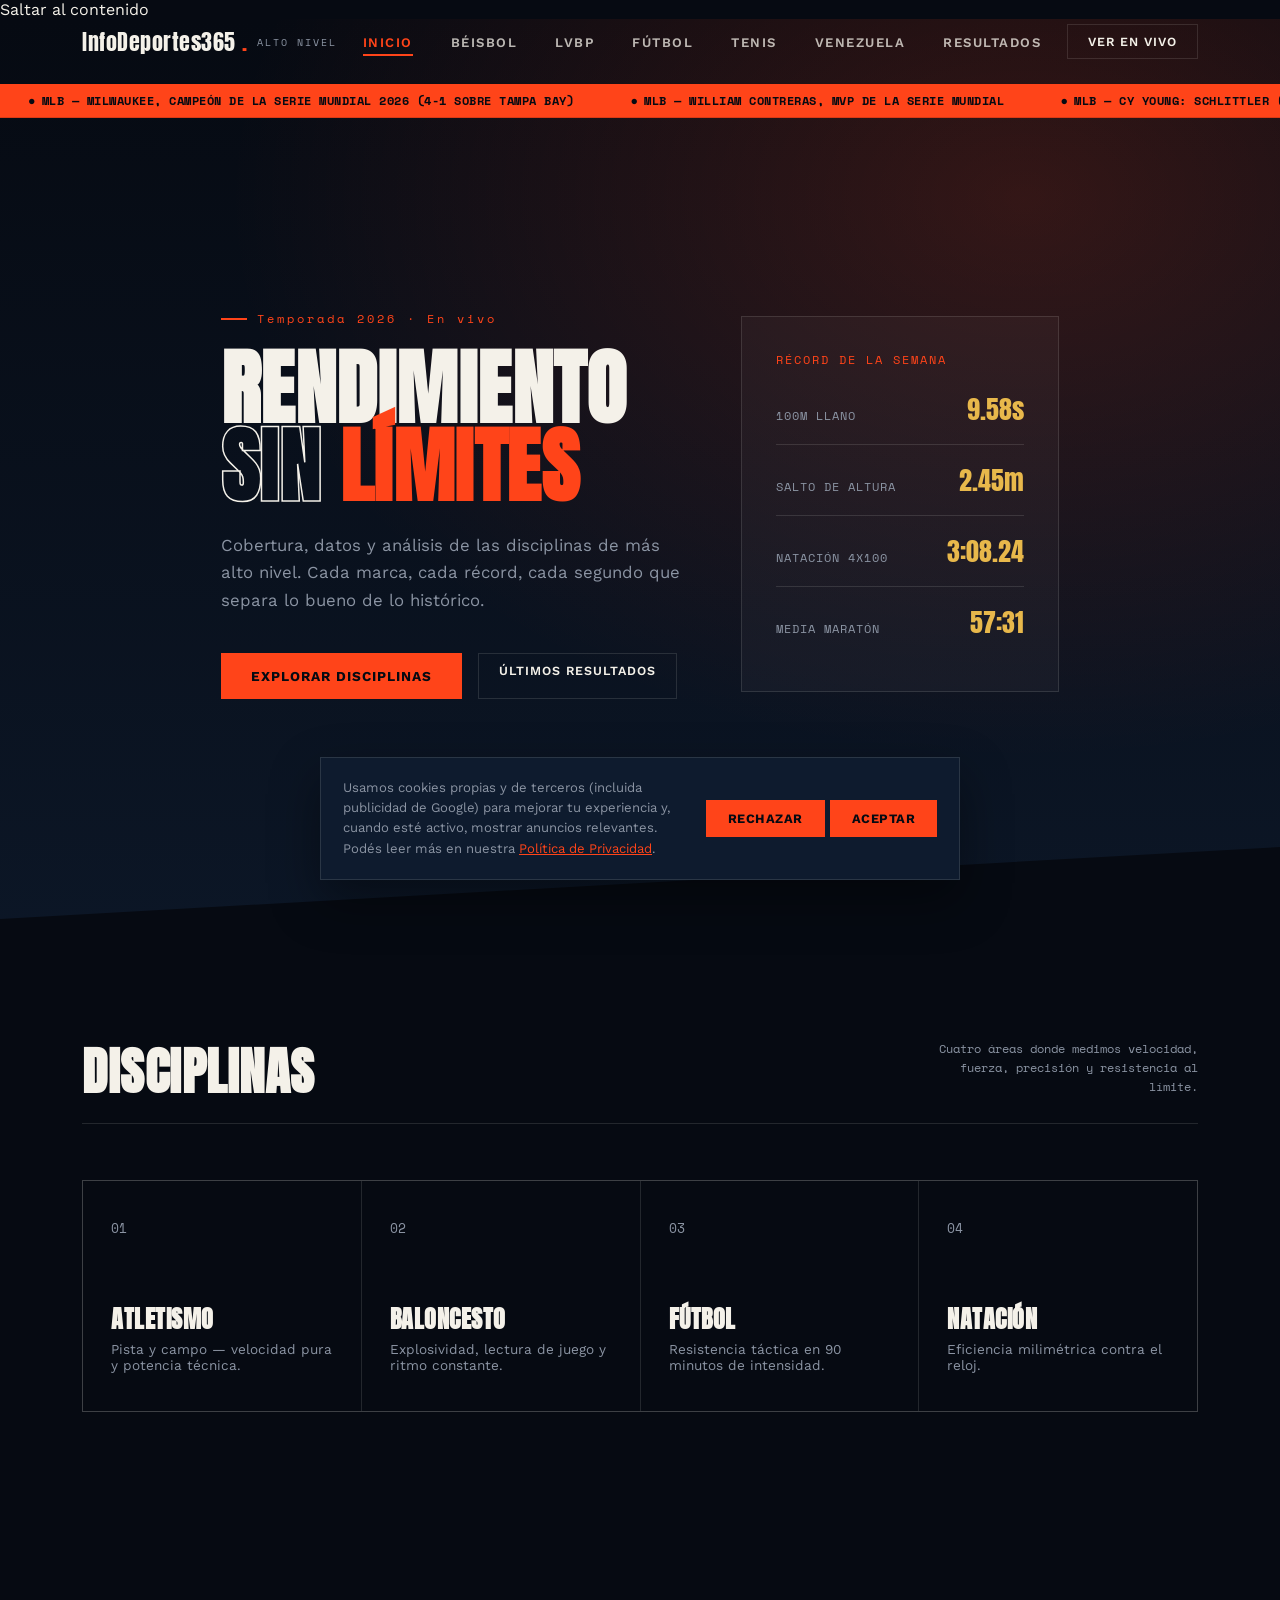
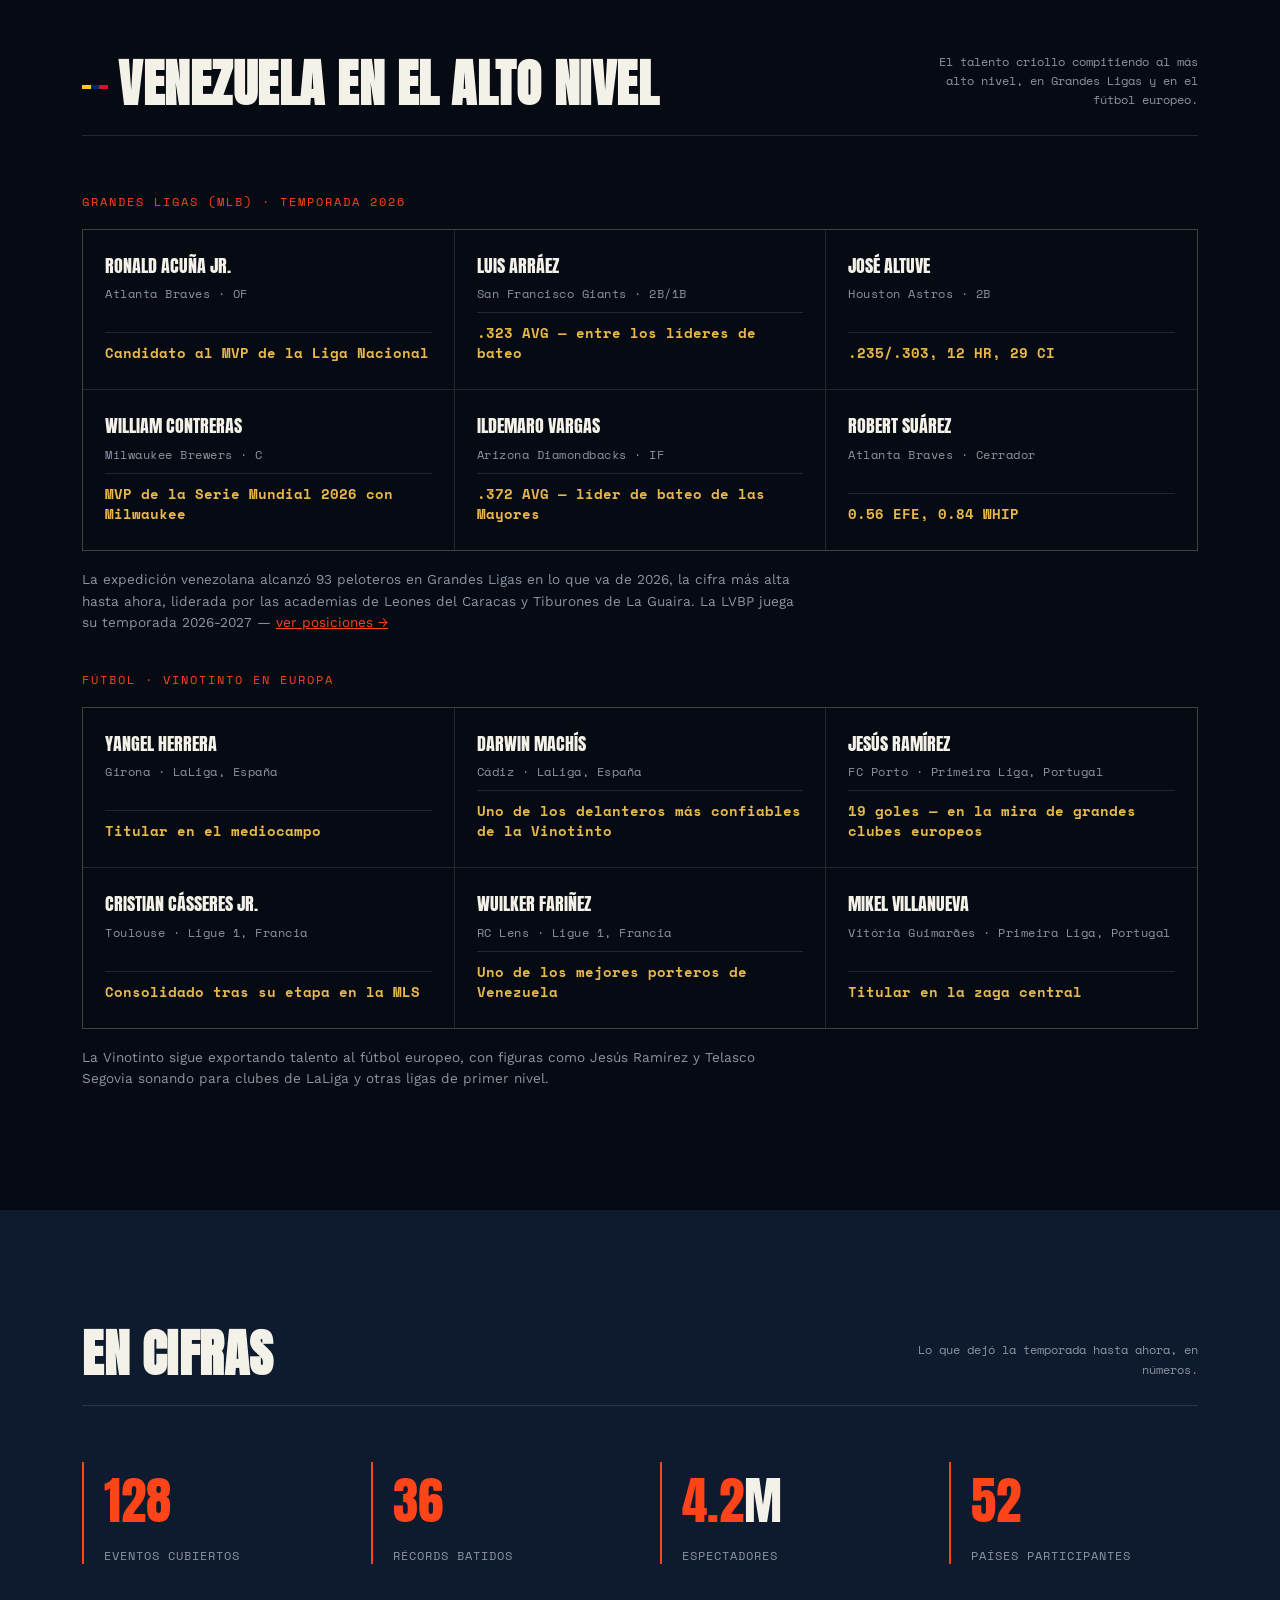
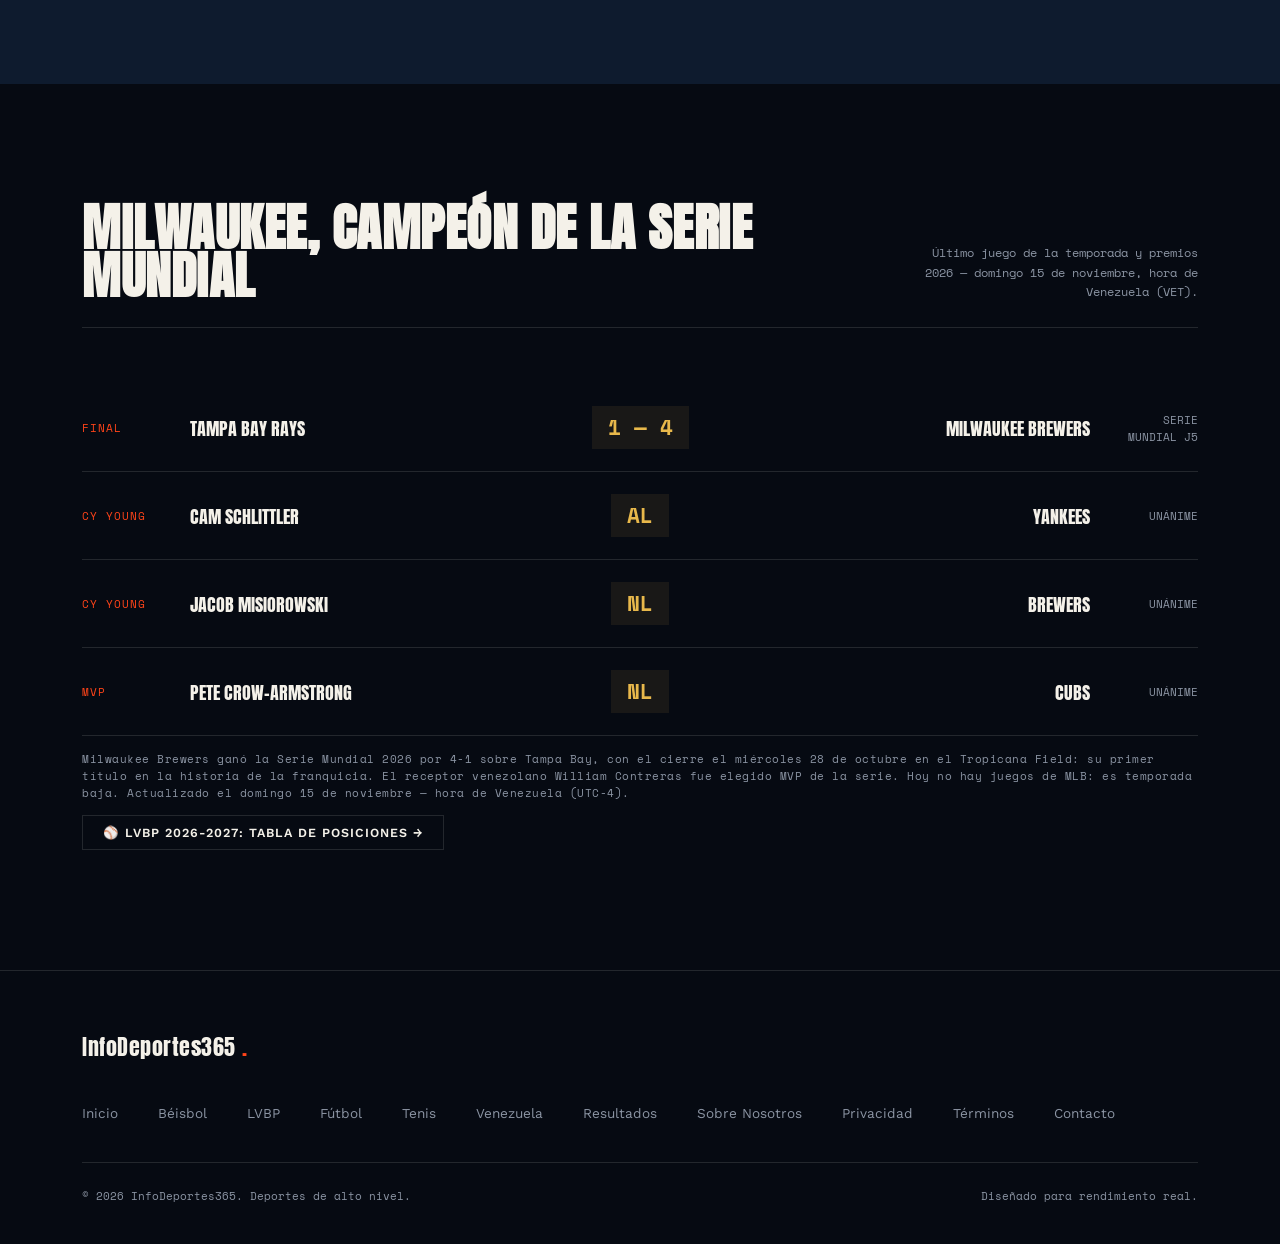
<file: index.html>
<!DOCTYPE html>
<html lang="es">
<head>
<meta charset="UTF-8">
<meta name="viewport" content="width=device-width, initial-scale=1.0">
<title>InfoDeportes365 — Deportes de Alto Nivel</title>
<meta name="description" content="Cobertura de béisbol, fútbol y tenis de alto nivel, con foco en el talento venezolano en las Grandes Ligas y el fútbol europeo.">
<link rel="canonical" href="https://www.infodeportes365.com/index.html">
<link rel="icon" type="image/png" href="img/favicon-32x32.png">
<link rel="apple-touch-icon" href="img/apple-touch-icon.png">

<meta property="og:type" content="website">
<meta property="og:title" content="InfoDeportes365 — Deportes de Alto Nivel">
<meta property="og:description" content="Cobertura de béisbol, fútbol y tenis de alto nivel, con foco en el talento venezolano en las Grandes Ligas y el fútbol europeo.">
<meta property="og:url" content="https://www.infodeportes365.com/index.html">
<meta property="og:image" content="https://www.infodeportes365.com/img/og-default.png">
<meta property="og:locale" content="es_ES">
<meta name="twitter:card" content="summary_large_image">
<meta name="twitter:title" content="InfoDeportes365 — Deportes de Alto Nivel">
<meta name="twitter:description" content="Cobertura de béisbol, fútbol y tenis de alto nivel, con foco en el talento venezolano en las Grandes Ligas y el fútbol europeo.">
<meta name="twitter:image" content="https://www.infodeportes365.com/img/og-default.png">
<link rel="preconnect" href="https://fonts.googleapis.com">
<link href="https://fonts.googleapis.com/css2?family=Anton&family=Space+Mono:wght@400;700&family=Work+Sans:wght@400;500;600;700&display=swap" rel="stylesheet">
<link rel="stylesheet" href="css/styles.css">
<script type="application/ld+json">
{
  "@context": "https://schema.org",
  "@type": "WebSite",
  "name": "InfoDeportes365",
  "url": "https://www.infodeportes365.com/index.html",
  "description": "Cobertura de béisbol, fútbol y tenis de alto nivel, con foco en el talento venezolano en las Grandes Ligas y el fútbol europeo."
}
</script>
<script type="application/ld+json">
{
  "@context": "https://schema.org",
  "@type": "Organization",
  "name": "InfoDeportes365",
  "url": "https://www.infodeportes365.com/index.html",
  "logo": "https://www.infodeportes365.com/img/favicon-512.png"
}
</script>
</head>
<body>
<a href="#main-content" class="skip-link">Saltar al contenido</a>
<noscript><div style="background:#ff4419;color:#0e1b2e;padding:14px 20px;text-align:center;font-family:sans-serif;font-weight:700;">Este sitio funciona mejor con JavaScript activado — el menú y el ticker de resultados no van a funcionar sin él.</div></noscript>

<header id="siteHeader">
  <div class="nav-inner">
    <a href="#inicio" class="logo">InfoDeportes365<span>.</span><small>ALTO&nbsp;NIVEL</small></a>
    <ul class="nav-links">
      <li><a href="#inicio" class="nav-link active">Inicio</a></li>
      <li><a href="beisbol.html" class="nav-link">Béisbol</a></li>
      <li><a href="beisbol-venezolano.html" class="nav-link">LVBP</a></li>
      <li><a href="futbol.html" class="nav-link">Fútbol</a></li>
      <li><a href="tenis.html" class="nav-link">Tenis</a></li>
      <li><a href="#venezuela" class="nav-link">Venezuela</a></li>
      <li><a href="#resultados" class="nav-link">Resultados</a></li>
    </ul>
    <div class="nav-cta">
      <a href="#resultados" class="btn-ghost">Ver en vivo</a>
      <div class="burger" id="burger" role="button" aria-label="Abrir menú" aria-expanded="false" tabindex="0">
        <span></span><span></span><span></span>
      </div>
    </div>
  </div>
</header>

<div class="ticker-bar">
  <div class="ticker-track" id="tickerTrack">
    <!-- se duplica por JS para el loop infinito -->
  </div>
</div>

<div class="scrim" id="scrim"></div>
<nav class="mobile-menu" id="mobileMenu">
  <a href="#inicio"><span class="m-index">01</span>Inicio</a>
  <a href="beisbol.html"><span class="m-index">02</span>Béisbol</a>
  <a href="beisbol-venezolano.html"><span class="m-index">03</span>LVBP</a>
  <a href="futbol.html"><span class="m-index">04</span>Fútbol</a>
  <a href="tenis.html"><span class="m-index">05</span>Tenis</a>
  <a href="#venezuela"><span class="m-index">06</span>Venezuela</a>
  <a href="#resultados"><span class="m-index">07</span>Resultados</a>
</nav>

<main id="main-content">

  <section class="hero" id="inicio">
    <div class="wrap hero-grid">
      <div>
        <p class="eyebrow">Temporada 2026 · En vivo</p>
        <h1>RENDIMIENTO<br><span class="outline">SIN</span> <span class="accent">LÍMITES</span></h1>
        <p class="lead">Cobertura, datos y análisis de las disciplinas de más alto nivel. Cada marca, cada récord, cada segundo que separa lo bueno de lo histórico.</p>
        <div class="hero-ctas">
          <a href="#disciplinas" class="btn-solid">Explorar disciplinas</a>
          <a href="#resultados" class="btn-ghost" style="display:inline-block;">Últimos resultados</a>
        </div>
      </div>
      <div class="hero-panel">
        <p class="hero-panel-title">RÉCORD DE LA SEMANA</p>
        <div class="row"><span>100m Llano</span><span>9.58s</span></div>
        <div class="row"><span>Salto de altura</span><span>2.45m</span></div>
        <div class="row"><span>Natación 4x100</span><span>3:08.24</span></div>
        <div class="row"><span>Media maratón</span><span>57:31</span></div>
      </div>
    </div>
  </section>

  <section id="disciplinas">
    <div class="wrap">
      <div class="sec-head">
        <h2>Disciplinas</h2>
        <p class="sec-tag">Cuatro áreas donde medimos velocidad, fuerza, precisión y resistencia al límite.</p>
      </div>
      <div class="disc-grid">
        <div class="disc-card">
          <span class="disc-num">01</span>
          <div>
            <h3>Atletismo</h3>
            <p>Pista y campo — velocidad pura y potencia técnica.</p>
          </div>
        </div>
        <div class="disc-card">
          <span class="disc-num">02</span>
          <div>
            <h3>Baloncesto</h3>
            <p>Explosividad, lectura de juego y ritmo constante.</p>
          </div>
        </div>
        <div class="disc-card">
          <span class="disc-num">03</span>
          <div>
            <h3>Fútbol</h3>
            <p>Resistencia táctica en 90 minutos de intensidad.</p>
          </div>
        </div>
        <div class="disc-card">
          <span class="disc-num">04</span>
          <div>
            <h3>Natación</h3>
            <p>Eficiencia milimétrica contra el reloj.</p>
          </div>
        </div>
      </div>
    </div>
  </section>

  <section id="venezuela" class="vzla-section">
    <div class="wrap">
      <div class="sec-head">
        <h2><span class="vzla-flag"></span>Venezuela en el alto nivel</h2>
        <p class="sec-tag">El talento criollo compitiendo al más alto nivel, en Grandes Ligas y en el fútbol europeo.</p>
      </div>

      <p class="vzla-subhead">Grandes Ligas (MLB) · Temporada 2026</p>
      <div class="player-grid">
        <div class="player-card">
          <span class="player-name">Ronald Acuña Jr.</span>
          <span class="player-meta">Atlanta Braves · OF</span>
          <span class="player-stat">Candidato al MVP de la Liga Nacional</span>
        </div>
        <div class="player-card">
          <span class="player-name">Luis Arráez</span>
          <span class="player-meta">San Francisco Giants · 2B/1B</span>
          <span class="player-stat">.323 AVG — entre los líderes de bateo</span>
        </div>
        <div class="player-card">
          <span class="player-name">José Altuve</span>
          <span class="player-meta">Houston Astros · 2B</span>
          <span class="player-stat">.235/.303, 12 HR, 29 CI</span>
        </div>
        <div class="player-card">
          <span class="player-name">William Contreras</span>
          <span class="player-meta">Milwaukee Brewers · C</span>
          <span class="player-stat">MVP de la Serie Mundial 2026 con Milwaukee</span>
        </div>
        <div class="player-card">
          <span class="player-name">Ildemaro Vargas</span>
          <span class="player-meta">Arizona Diamondbacks · IF</span>
          <span class="player-stat">.372 AVG — líder de bateo de las Mayores</span>
        </div>
        <div class="player-card">
          <span class="player-name">Robert Suárez</span>
          <span class="player-meta">Atlanta Braves · Cerrador</span>
          <span class="player-stat">0.56 EFE, 0.84 WHIP</span>
        </div>
      </div>
      <p class="vzla-note">La expedición venezolana alcanzó 93 peloteros en Grandes Ligas en lo que va de 2026, la cifra más alta hasta ahora, liderada por las academias de Leones del Caracas y Tiburones de La Guaira.
      La LVBP juega su temporada 2026-2027 — <a href="beisbol-venezolano.html" style="color:var(--fire); text-decoration:underline;">ver posiciones →</a></p>

      <p class="vzla-subhead">Fútbol · Vinotinto en Europa</p>
      <div class="player-grid">
        <div class="player-card">
          <span class="player-name">Yangel Herrera</span>
          <span class="player-meta">Girona · LaLiga, España</span>
          <span class="player-stat">Titular en el mediocampo</span>
        </div>
        <div class="player-card">
          <span class="player-name">Darwin Machís</span>
          <span class="player-meta">Cádiz · LaLiga, España</span>
          <span class="player-stat">Uno de los delanteros más confiables de la Vinotinto</span>
        </div>
        <div class="player-card">
          <span class="player-name">Jesús Ramírez</span>
          <span class="player-meta">FC Porto · Primeira Liga, Portugal</span>
          <span class="player-stat">19 goles — en la mira de grandes clubes europeos</span>
        </div>
        <div class="player-card">
          <span class="player-name">Cristian Cásseres Jr.</span>
          <span class="player-meta">Toulouse · Ligue 1, Francia</span>
          <span class="player-stat">Consolidado tras su etapa en la MLS</span>
        </div>
        <div class="player-card">
          <span class="player-name">Wuilker Fariñez</span>
          <span class="player-meta">RC Lens · Ligue 1, Francia</span>
          <span class="player-stat">Uno de los mejores porteros de Venezuela</span>
        </div>
        <div class="player-card">
          <span class="player-name">Mikel Villanueva</span>
          <span class="player-meta">Vitória Guimarães · Primeira Liga, Portugal</span>
          <span class="player-stat">Titular en la zaga central</span>
        </div>
      </div>
      <p class="vzla-note">La Vinotinto sigue exportando talento al fútbol europeo, con figuras como Jesús Ramírez y Telasco Segovia sonando para clubes de LaLiga y otras ligas de primer nivel.</p>
    </div>
  </section>

  <section id="estadisticas" style="background:var(--navy);">
    <div class="wrap">
      <div class="sec-head">
        <h2>En cifras</h2>
        <p class="sec-tag">Lo que dejó la temporada hasta ahora, en números.</p>
      </div>
      <div class="stats-grid">
        <div class="stat">
          <div class="num"><span>128</span></div>
          <div class="label">Eventos cubiertos</div>
        </div>
        <div class="stat">
          <div class="num"><span>36</span></div>
          <div class="label">Récords batidos</div>
        </div>
        <div class="stat">
          <div class="num"><span>4.2</span>M</div>
          <div class="label">Espectadores</div>
        </div>
        <div class="stat">
          <div class="num"><span>52</span></div>
          <div class="label">Países participantes</div>
        </div>
      </div>
    </div>
  </section>

  <section id="resultados" data-live-scores="baseball/mlb">
    <div class="wrap">
      <div class="sec-head">
        <h2>Milwaukee, campeón de la Serie Mundial</h2>
        <p class="sec-tag">Último juego de la temporada y premios 2026 — domingo 15 de noviembre, hora de Venezuela (VET).</p>
      </div>
      <div class="result-list">
        <div class="result-row">
          <span class="tag">FINAL</span>
          <span class="team">Tampa Bay Rays</span>
          <span class="score">1 — 4</span>
          <span class="team team-b">Milwaukee Brewers</span>
          <span class="date">SERIE MUNDIAL J5</span>
        </div>
        <div class="result-row">
          <span class="tag">CY YOUNG</span>
          <span class="team">Cam Schlittler</span>
          <span class="score">AL</span>
          <span class="team team-b">Yankees</span>
          <span class="date">UNÁNIME</span>
        </div>
        <div class="result-row">
          <span class="tag">CY YOUNG</span>
          <span class="team">Jacob Misiorowski</span>
          <span class="score">NL</span>
          <span class="team team-b">Brewers</span>
          <span class="date">UNÁNIME</span>
        </div>
        <div class="result-row">
          <span class="tag">MVP</span>
          <span class="team">Pete Crow-Armstrong</span>
          <span class="score">NL</span>
          <span class="team team-b">Cubs</span>
          <span class="date">UNÁNIME</span>
        </div>
      </div>
      <p style="margin-top:14px; font-family:'Space Mono', monospace; font-size:0.7rem; color:var(--steel); letter-spacing:0.5px;">
        Milwaukee Brewers ganó la Serie Mundial 2026 por 4-1 sobre Tampa Bay, con el cierre el miércoles 28 de octubre
        en el Tropicana Field: su primer título en la historia de la franquicia. El receptor venezolano William Contreras
        fue elegido MVP de la serie. Hoy no hay juegos de MLB: es temporada baja.
        Actualizado el domingo 15 de noviembre — hora de Venezuela (UTC-4).
      </p>
      <p style="margin-top:14px;"><a href="beisbol-venezolano.html" class="btn-ghost" style="display:inline-block;">⚾ LVBP 2026-2027: tabla de posiciones →</a></p>
    </div>
  </section>

</main>

<footer>
  <div class="wrap">
    <div class="foot-grid">
      <a href="#inicio" class="logo">InfoDeportes365<span>.</span></a>
      <ul class="foot-links">
        <li><a href="#inicio">Inicio</a></li>
        <li><a href="beisbol.html">Béisbol</a></li>
        <li><a href="beisbol-venezolano.html">LVBP</a></li>
        <li><a href="futbol.html">Fútbol</a></li>
        <li><a href="tenis.html">Tenis</a></li>
        <li><a href="#venezuela">Venezuela</a></li>
        <li><a href="#resultados">Resultados</a></li>
        <li><a href="sobre-nosotros.html">Sobre Nosotros</a></li>
        <li><a href="privacidad.html">Privacidad</a></li>
        <li><a href="terminos.html">Términos</a></li>
        <li><a href="contacto.html">Contacto</a></li>
      </ul>
    </div>
    <div class="foot-bottom">
      <span>© 2026 InfoDeportes365. Deportes de alto nivel.</span>
      <span>Diseñado para rendimiento real.</span>
    </div>
  </div>
</footer>

<div class="cookie-banner" id="cookieBanner">
  <p>Usamos cookies propias y de terceros (incluida publicidad de Google) para mejorar tu
  experiencia y, cuando esté activo, mostrar anuncios relevantes. Podés leer más en nuestra
  <a href="privacidad.html">Política de Privacidad</a>.</p>
  <div class="cookie-actions">
    <button id="cookieReject" class="cookie-reject">Rechazar</button>
    <button id="cookieAccept">Aceptar</button>
  </div>
</div>

<script>
  window.TICKER_DATA = [
    'MLB — MILWAUKEE, CAMPEÓN DE LA SERIE MUNDIAL 2026 (4-1 SOBRE TAMPA BAY)',
    'MLB — WILLIAM CONTRERAS, MVP DE LA SERIE MUNDIAL',
    'MLB — CY YOUNG: SCHLITTLER (AL) Y MISIOROWSKI (NL), AMBOS POR UNANIMIDAD',
    'MLB — PETE CROW-ARMSTRONG, MVP DE LA LIGA NACIONAL',
    'LVBP — CARIBES DE ANZOÁTEGUI LIDERAN LA TEMPORADA REGULAR'
  ];
</script>
<script src="js/main.js" defer></script>

</body>
</html>
</file>
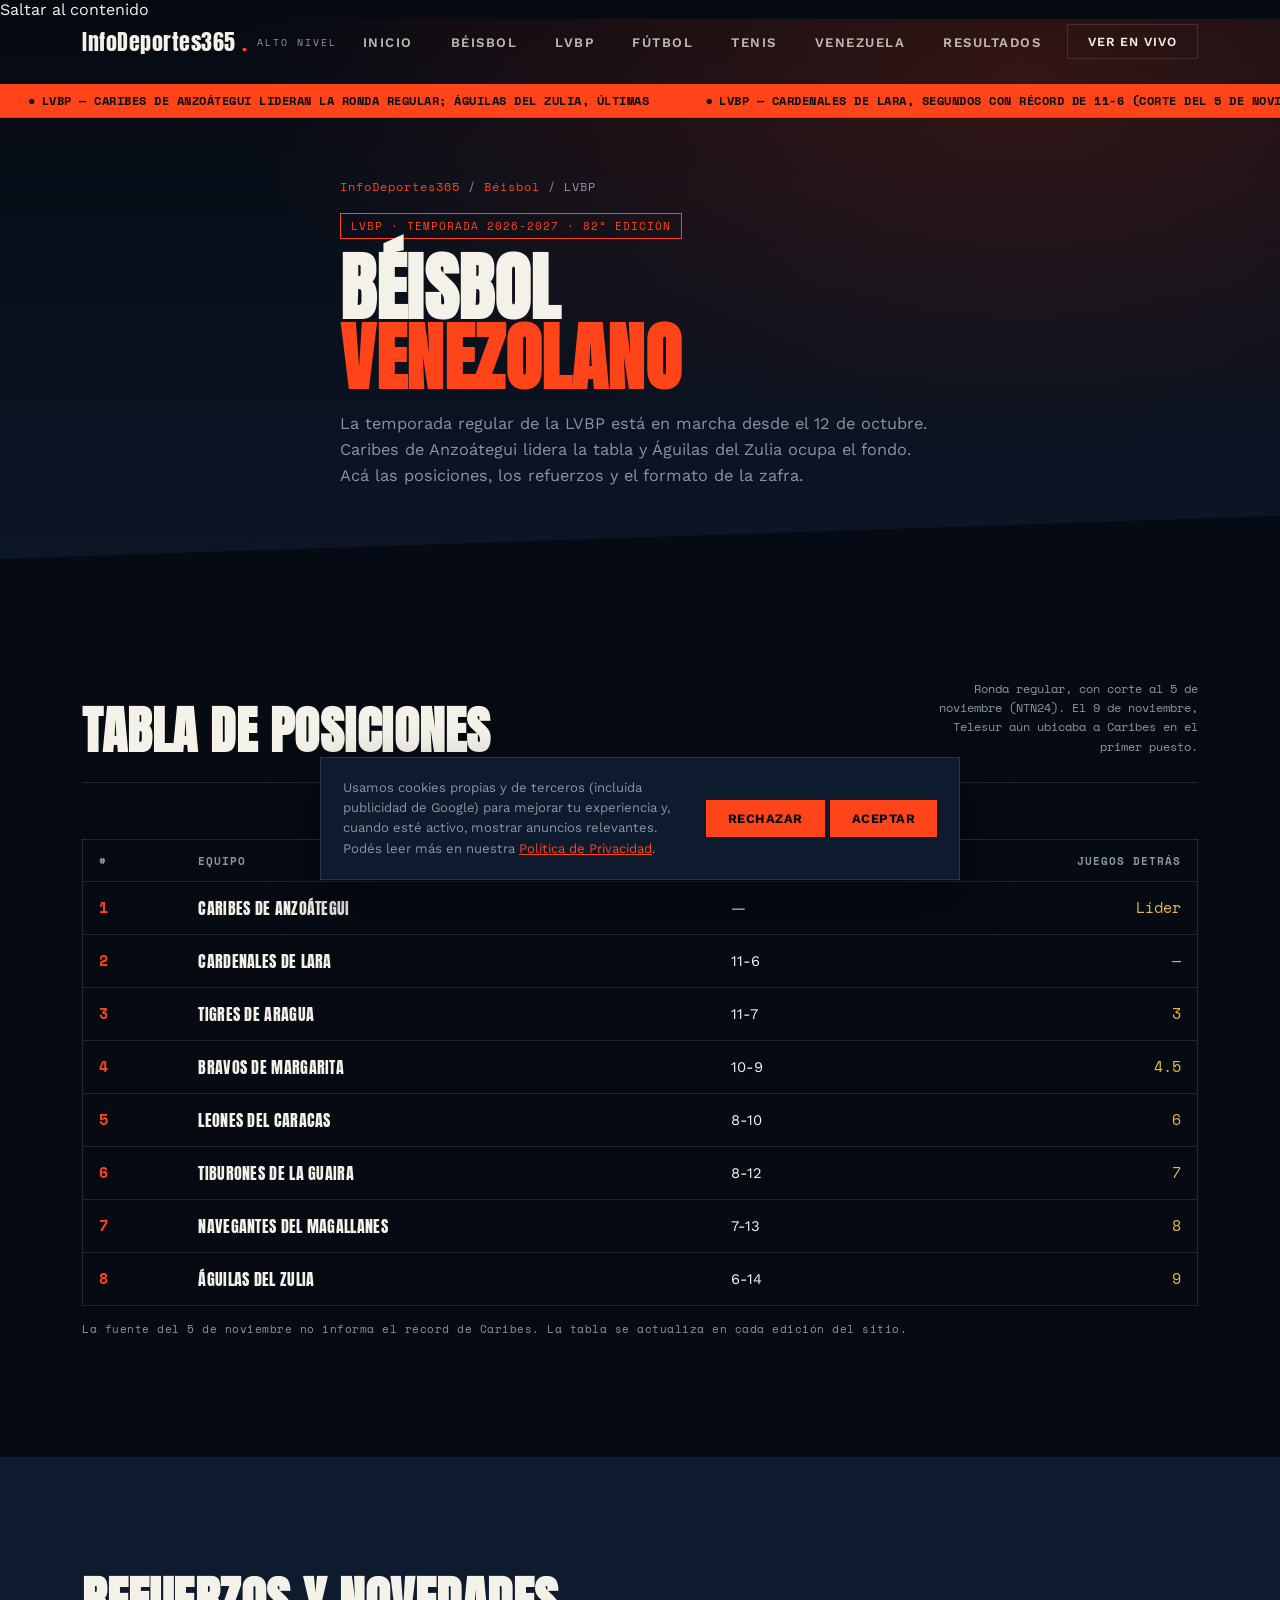
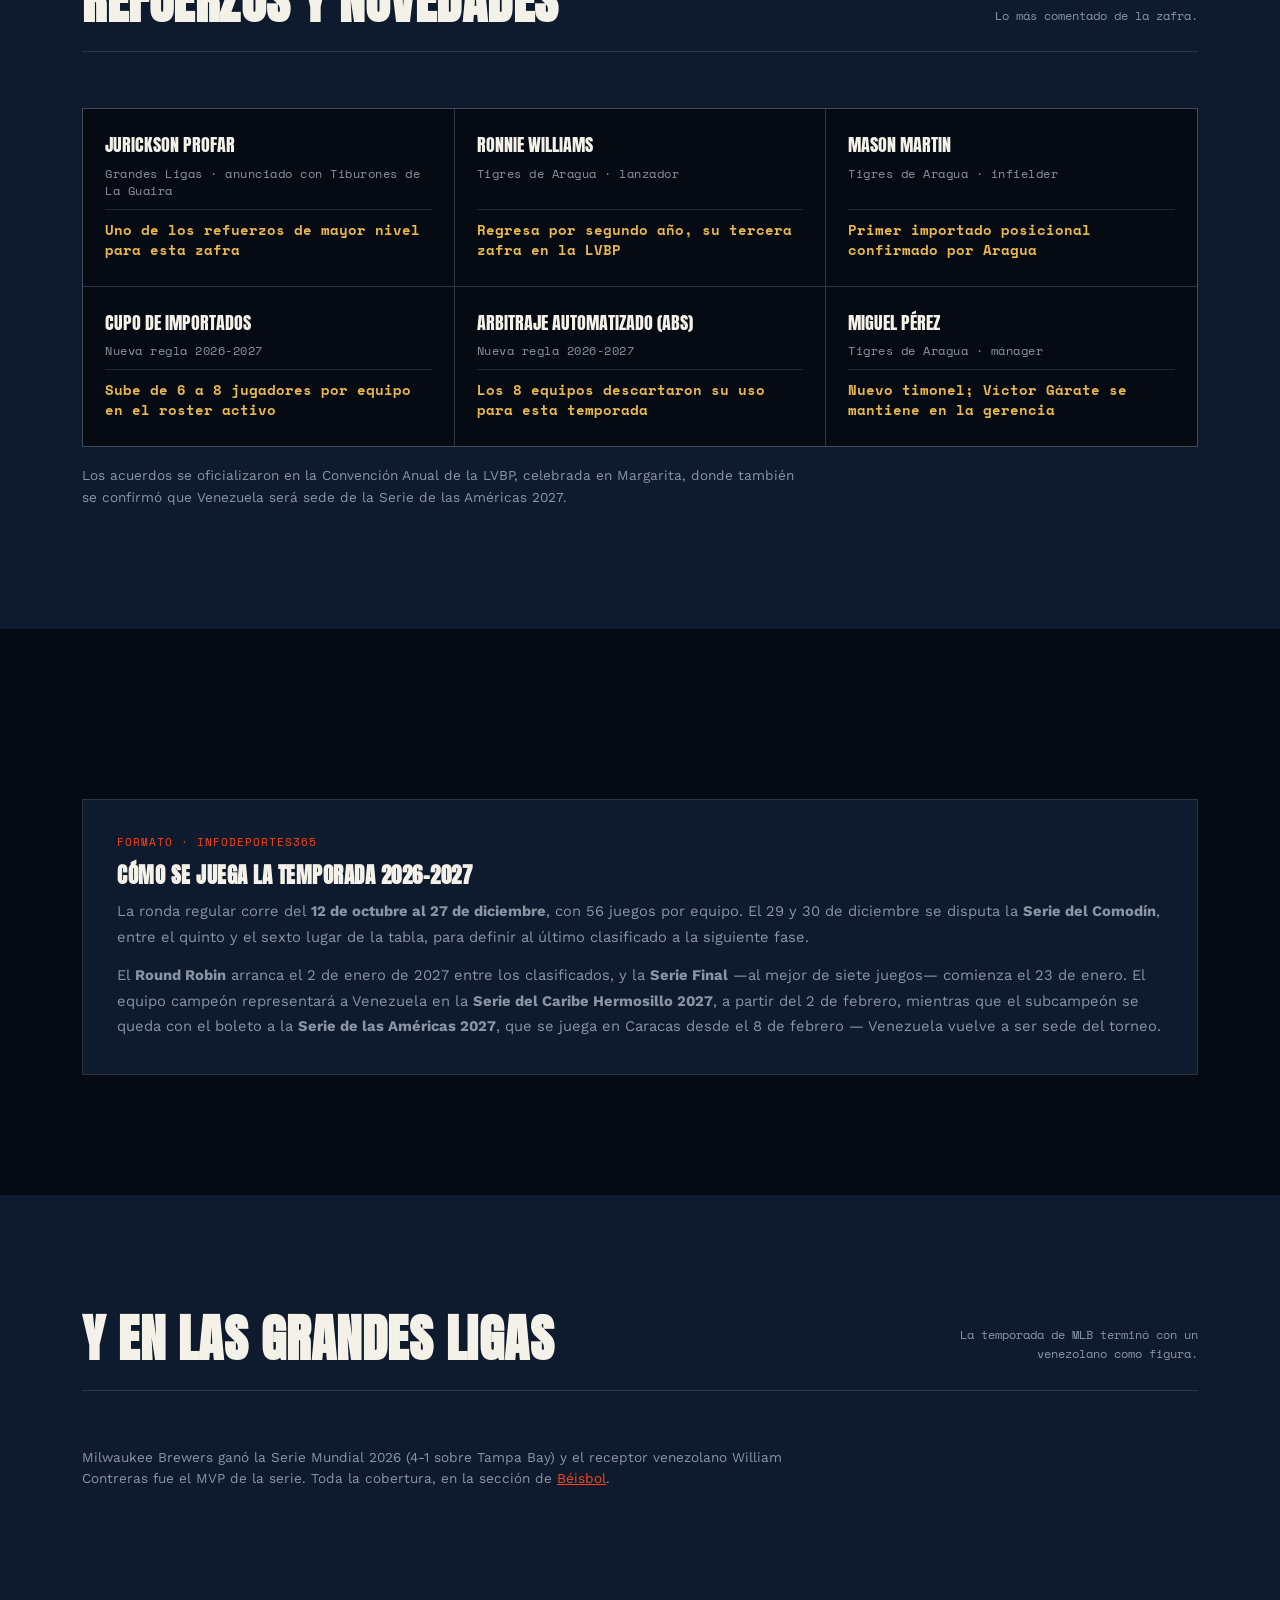
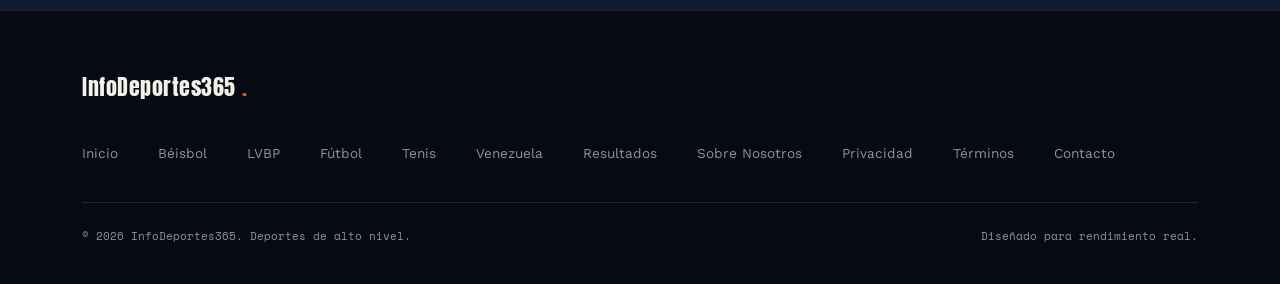
<file: beisbol-venezolano.html>
<!DOCTYPE html>
<html lang="es">
<head>
<meta charset="UTF-8">
<meta name="viewport" content="width=device-width, initial-scale=1.0">
<title>Béisbol Venezolano (LVBP) — InfoDeportes365</title>
<meta name="description" content="LVBP 2026-2027: tabla de posiciones, refuerzos importados, formato de la temporada y lo último del béisbol venezolano.">
<link rel="canonical" href="https://www.infodeportes365.com/beisbol-venezolano.html">
<link rel="icon" type="image/png" href="img/favicon-32x32.png">
<link rel="apple-touch-icon" href="img/apple-touch-icon.png">

<meta property="og:type" content="website">
<meta property="og:title" content="Béisbol Venezolano (LVBP) — InfoDeportes365">
<meta property="og:description" content="LVBP 2026-2027: tabla de posiciones, refuerzos importados, formato de la temporada y lo último del béisbol venezolano.">
<meta property="og:url" content="https://www.infodeportes365.com/beisbol-venezolano.html">
<meta property="og:image" content="https://www.infodeportes365.com/img/og-beisbol.png">
<meta property="og:locale" content="es_ES">
<meta name="twitter:card" content="summary_large_image">
<meta name="twitter:title" content="Béisbol Venezolano (LVBP) — InfoDeportes365">
<meta name="twitter:description" content="LVBP 2026-2027: tabla de posiciones, refuerzos importados, formato de la temporada y lo último del béisbol venezolano.">
<meta name="twitter:image" content="https://www.infodeportes365.com/img/og-beisbol.png">
<link rel="preconnect" href="https://fonts.googleapis.com">
<link href="https://fonts.googleapis.com/css2?family=Anton&family=Space+Mono:wght@400;700&family=Work+Sans:wght@400;500;600;700&display=swap" rel="stylesheet">
<link rel="stylesheet" href="css/styles.css">
<script type="application/ld+json">
{
  "@context": "https://schema.org",
  "@type": "BreadcrumbList",
  "itemListElement": [
    {"@type": "ListItem", "position": 1, "name": "InfoDeportes365", "item": "https://www.infodeportes365.com/index.html"},
    {"@type": "ListItem", "position": 2, "name": "Béisbol", "item": "https://www.infodeportes365.com/beisbol.html"},
    {"@type": "ListItem", "position": 3, "name": "Béisbol Venezolano (LVBP)", "item": "https://www.infodeportes365.com/beisbol-venezolano.html"}
  ]
}
</script>
</head>
<body>
<a href="#main-content" class="skip-link">Saltar al contenido</a>
<noscript><div style="background:#ff4419;color:#0e1b2e;padding:14px 20px;text-align:center;font-family:sans-serif;font-weight:700;">Este sitio funciona mejor con JavaScript activado — el menú y el ticker de resultados no van a funcionar sin él.</div></noscript>

<header id="siteHeader">
  <div class="nav-inner">
    <a href="index.html" class="logo">InfoDeportes365<span>.</span><small>ALTO&nbsp;NIVEL</small></a>
    <ul class="nav-links">
      <li><a href="index.html" class="nav-link">Inicio</a></li>
      <li><a href="beisbol.html" class="nav-link">Béisbol</a></li>
      <li><a href="beisbol-venezolano.html" class="nav-link active">LVBP</a></li>
      <li><a href="futbol.html" class="nav-link">Fútbol</a></li>
      <li><a href="tenis.html" class="nav-link">Tenis</a></li>
      <li><a href="index.html#venezuela" class="nav-link">Venezuela</a></li>
      <li><a href="index.html#resultados" class="nav-link">Resultados</a></li>
    </ul>
    <div class="nav-cta">
      <a href="index.html#resultados" class="btn-ghost">Ver en vivo</a>
      <div class="burger" id="burger" role="button" aria-label="Abrir menú" aria-expanded="false" tabindex="0">
        <span></span><span></span><span></span>
      </div>
    </div>
  </div>
</header>

<div class="ticker-bar">
  <div class="ticker-track" id="tickerTrack"></div>
</div>

<div class="scrim" id="scrim"></div>
<nav class="mobile-menu" id="mobileMenu">
  <a href="index.html"><span class="m-index">01</span>Inicio</a>
  <a href="beisbol.html"><span class="m-index">02</span>Béisbol</a>
  <a href="beisbol-venezolano.html"><span class="m-index">03</span>LVBP</a>
  <a href="futbol.html"><span class="m-index">04</span>Fútbol</a>
  <a href="tenis.html"><span class="m-index">05</span>Tenis</a>
  <a href="index.html#venezuela"><span class="m-index">06</span>Venezuela</a>
  <a href="index.html#resultados"><span class="m-index">07</span>Resultados</a>
</nav>

<main id="main-content">

  <section class="sport-hero">
    <div class="wrap">
      <span class="breadcrumb"><a href="index.html">InfoDeportes365</a> / <a href="beisbol.html">Béisbol</a> / LVBP</span>
      <span class="tag-pill">LVBP · Temporada 2026-2027 · 82ª edición</span>
      <h1>BÉISBOL<br><span class="accent">VENEZOLANO</span></h1>
      <p class="lead">La temporada regular de la LVBP está en marcha desde el 12 de octubre. Caribes de Anzoátegui
      lidera la tabla y Águilas del Zulia ocupa el fondo. Acá las posiciones, los refuerzos y el
      formato de la zafra.</p>
    </div>
  </section>

  <section id="posiciones">
    <div class="wrap">
      <div class="sec-head">
        <h2>Tabla de posiciones</h2>
        <p class="sec-tag">Ronda regular, con corte al 5 de noviembre (NTN24). El 9 de noviembre, Telesur aún ubicaba a Caribes en el primer puesto.</p>
      </div>
      <table class="rank-table">
        <thead>
          <tr><th>#</th><th>Equipo</th><th>G-P</th><th style="text-align:right;">Juegos detrás</th></tr>
        </thead>
        <tbody>
          <tr><td class="pos">1</td><td class="name">Caribes de Anzoátegui</td><td>—</td><td class="pts">Líder</td></tr>
          <tr><td class="pos">2</td><td class="name">Cardenales de Lara</td><td>11-6</td><td class="pts">—</td></tr>
          <tr><td class="pos">3</td><td class="name">Tigres de Aragua</td><td>11-7</td><td class="pts">3</td></tr>
          <tr><td class="pos">4</td><td class="name">Bravos de Margarita</td><td>10-9</td><td class="pts">4.5</td></tr>
          <tr><td class="pos">5</td><td class="name">Leones del Caracas</td><td>8-10</td><td class="pts">6</td></tr>
          <tr><td class="pos">6</td><td class="name">Tiburones de La Guaira</td><td>8-12</td><td class="pts">7</td></tr>
          <tr><td class="pos">7</td><td class="name">Navegantes del Magallanes</td><td>7-13</td><td class="pts">8</td></tr>
          <tr><td class="pos">8</td><td class="name">Águilas del Zulia</td><td>6-14</td><td class="pts">9</td></tr>
        </tbody>
      </table>
      <p style="margin-top:14px; font-family:'Space Mono', monospace; font-size:0.7rem; color:var(--steel); letter-spacing:0.5px;">
        La fuente del 5 de noviembre no informa el récord de Caribes. La tabla se actualiza en cada edición del sitio.
      </p>
    </div>
  </section>

  <section id="refuerzos" style="background:var(--navy);">
    <div class="wrap">
      <div class="sec-head">
        <h2>Refuerzos y novedades</h2>
        <p class="sec-tag">Lo más comentado de la zafra.</p>
      </div>
      <div class="player-grid">
        <div class="player-card">
          <span class="player-name">Jurickson Profar</span>
          <span class="player-meta">Grandes Ligas · anunciado con Tiburones de La Guaira</span>
          <span class="player-stat">Uno de los refuerzos de mayor nivel para esta zafra</span>
        </div>
        <div class="player-card">
          <span class="player-name">Ronnie Williams</span>
          <span class="player-meta">Tigres de Aragua · lanzador</span>
          <span class="player-stat">Regresa por segundo año, su tercera zafra en la LVBP</span>
        </div>
        <div class="player-card">
          <span class="player-name">Mason Martin</span>
          <span class="player-meta">Tigres de Aragua · infielder</span>
          <span class="player-stat">Primer importado posicional confirmado por Aragua</span>
        </div>
        <div class="player-card">
          <span class="player-name">Cupo de importados</span>
          <span class="player-meta">Nueva regla 2026-2027</span>
          <span class="player-stat">Sube de 6 a 8 jugadores por equipo en el roster activo</span>
        </div>
        <div class="player-card">
          <span class="player-name">Arbitraje automatizado (ABS)</span>
          <span class="player-meta">Nueva regla 2026-2027</span>
          <span class="player-stat">Los 8 equipos descartaron su uso para esta temporada</span>
        </div>
        <div class="player-card">
          <span class="player-name">Miguel Pérez</span>
          <span class="player-meta">Tigres de Aragua · mánager</span>
          <span class="player-stat">Nuevo timonel; Víctor Gárate se mantiene en la gerencia</span>
        </div>
      </div>
      <p class="vzla-note">Los acuerdos se oficializaron en la Convención Anual de la LVBP, celebrada en Margarita, donde también se confirmó que Venezuela será sede de la Serie de las Américas 2027.</p>
    </div>
  </section>

  <section id="formato">
    <div class="wrap">
      <div class="analisis">
        <span class="byline">Formato · InfoDeportes365</span>
        <h2>Cómo se juega la temporada 2026-2027</h2>
        <p>La ronda regular corre del <b>12 de octubre al 27 de diciembre</b>, con 56 juegos por equipo. El 29 y 30 de
        diciembre se disputa la <b>Serie del Comodín</b>, entre el quinto y el sexto lugar de la tabla, para definir
        al último clasificado a la siguiente fase.</p>
        <p>El <b>Round Robin</b> arranca el 2 de enero de 2027 entre los clasificados, y la <b>Serie Final</b> —al
        mejor de siete juegos— comienza el 23 de enero. El equipo campeón representará a Venezuela en la
        <b>Serie del Caribe Hermosillo 2027</b>, a partir del 2 de febrero, mientras que el subcampeón se queda con
        el boleto a la <b>Serie de las Américas 2027</b>, que se juega en Caracas desde el 8 de febrero — Venezuela
        vuelve a ser sede del torneo.</p>
      </div>
    </div>
  </section>

  <section id="mientras-tanto" style="background:var(--navy);">
    <div class="wrap">
      <div class="sec-head">
        <h2>Y en las Grandes Ligas</h2>
        <p class="sec-tag">La temporada de MLB terminó con un venezolano como figura.</p>
      </div>
      <p class="vzla-note">Milwaukee Brewers ganó la Serie Mundial 2026 (4-1 sobre Tampa Bay) y el receptor venezolano William Contreras fue el MVP de la serie. Toda la cobertura, en la sección de <a href="beisbol.html" style="color:var(--fire); text-decoration:underline;">Béisbol</a>.</p>
    </div>
  </section>

</main>

<footer>
  <div class="wrap">
    <div class="foot-grid">
      <a href="index.html" class="logo">InfoDeportes365<span>.</span></a>
      <ul class="foot-links">
        <li><a href="index.html">Inicio</a></li>
        <li><a href="beisbol.html">Béisbol</a></li>
        <li><a href="beisbol-venezolano.html">LVBP</a></li>
        <li><a href="futbol.html">Fútbol</a></li>
        <li><a href="tenis.html">Tenis</a></li>
        <li><a href="index.html#venezuela">Venezuela</a></li>
        <li><a href="index.html#resultados">Resultados</a></li>
        <li><a href="sobre-nosotros.html">Sobre Nosotros</a></li>
        <li><a href="privacidad.html">Privacidad</a></li>
        <li><a href="terminos.html">Términos</a></li>
        <li><a href="contacto.html">Contacto</a></li>
      </ul>
    </div>
    <div class="foot-bottom">
      <span>© 2026 InfoDeportes365. Deportes de alto nivel.</span>
      <span>Diseñado para rendimiento real.</span>
    </div>
  </div>
</footer>

<div class="cookie-banner" id="cookieBanner">
  <p>Usamos cookies propias y de terceros (incluida publicidad de Google) para mejorar tu
  experiencia y, cuando esté activo, mostrar anuncios relevantes. Podés leer más en nuestra
  <a href="privacidad.html">Política de Privacidad</a>.</p>
  <div class="cookie-actions">
    <button id="cookieReject" class="cookie-reject">Rechazar</button>
    <button id="cookieAccept">Aceptar</button>
  </div>
</div>

<script>
  window.TICKER_DATA = [
    'LVBP — CARIBES DE ANZOÁTEGUI LIDERAN LA RONDA REGULAR; ÁGUILAS DEL ZULIA, ÚLTIMAS',
    'LVBP — CARDENALES DE LARA, SEGUNDOS CON RÉCORD DE 11-6 (CORTE DEL 5 DE NOVIEMBRE)',
    'LVBP — RONDA REGULAR HASTA EL 27 DE DICIEMBRE; ROUND ROBIN DESDE EL 2 DE ENERO',
    'MLB — MILWAUKEE, CAMPEÓN DE LA SERIE MUNDIAL; WILLIAM CONTRERAS, MVP',
    'MLB — CY YOUNG: SCHLITTLER (AL) Y MISIOROWSKI (NL)'
  ];
</script>
<script src="js/main.js" defer></script>

</body>
</html>
</file>
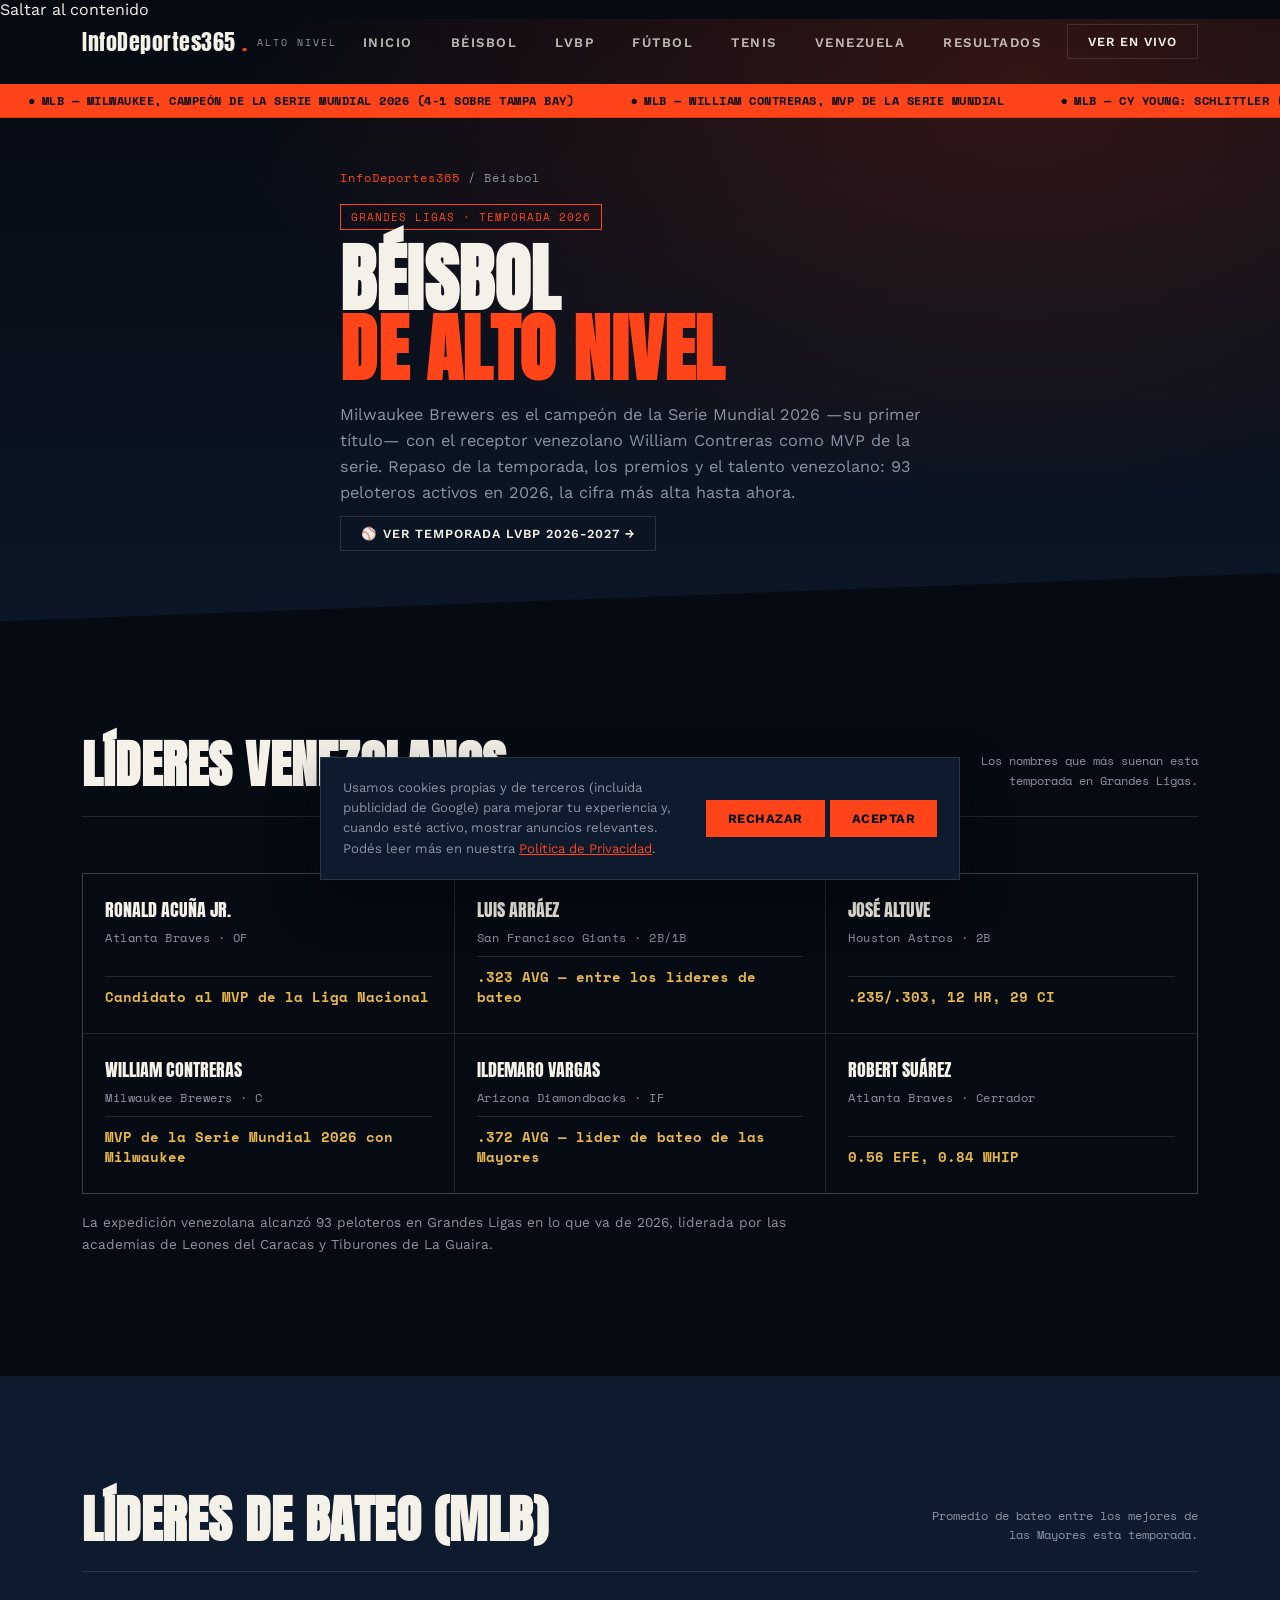
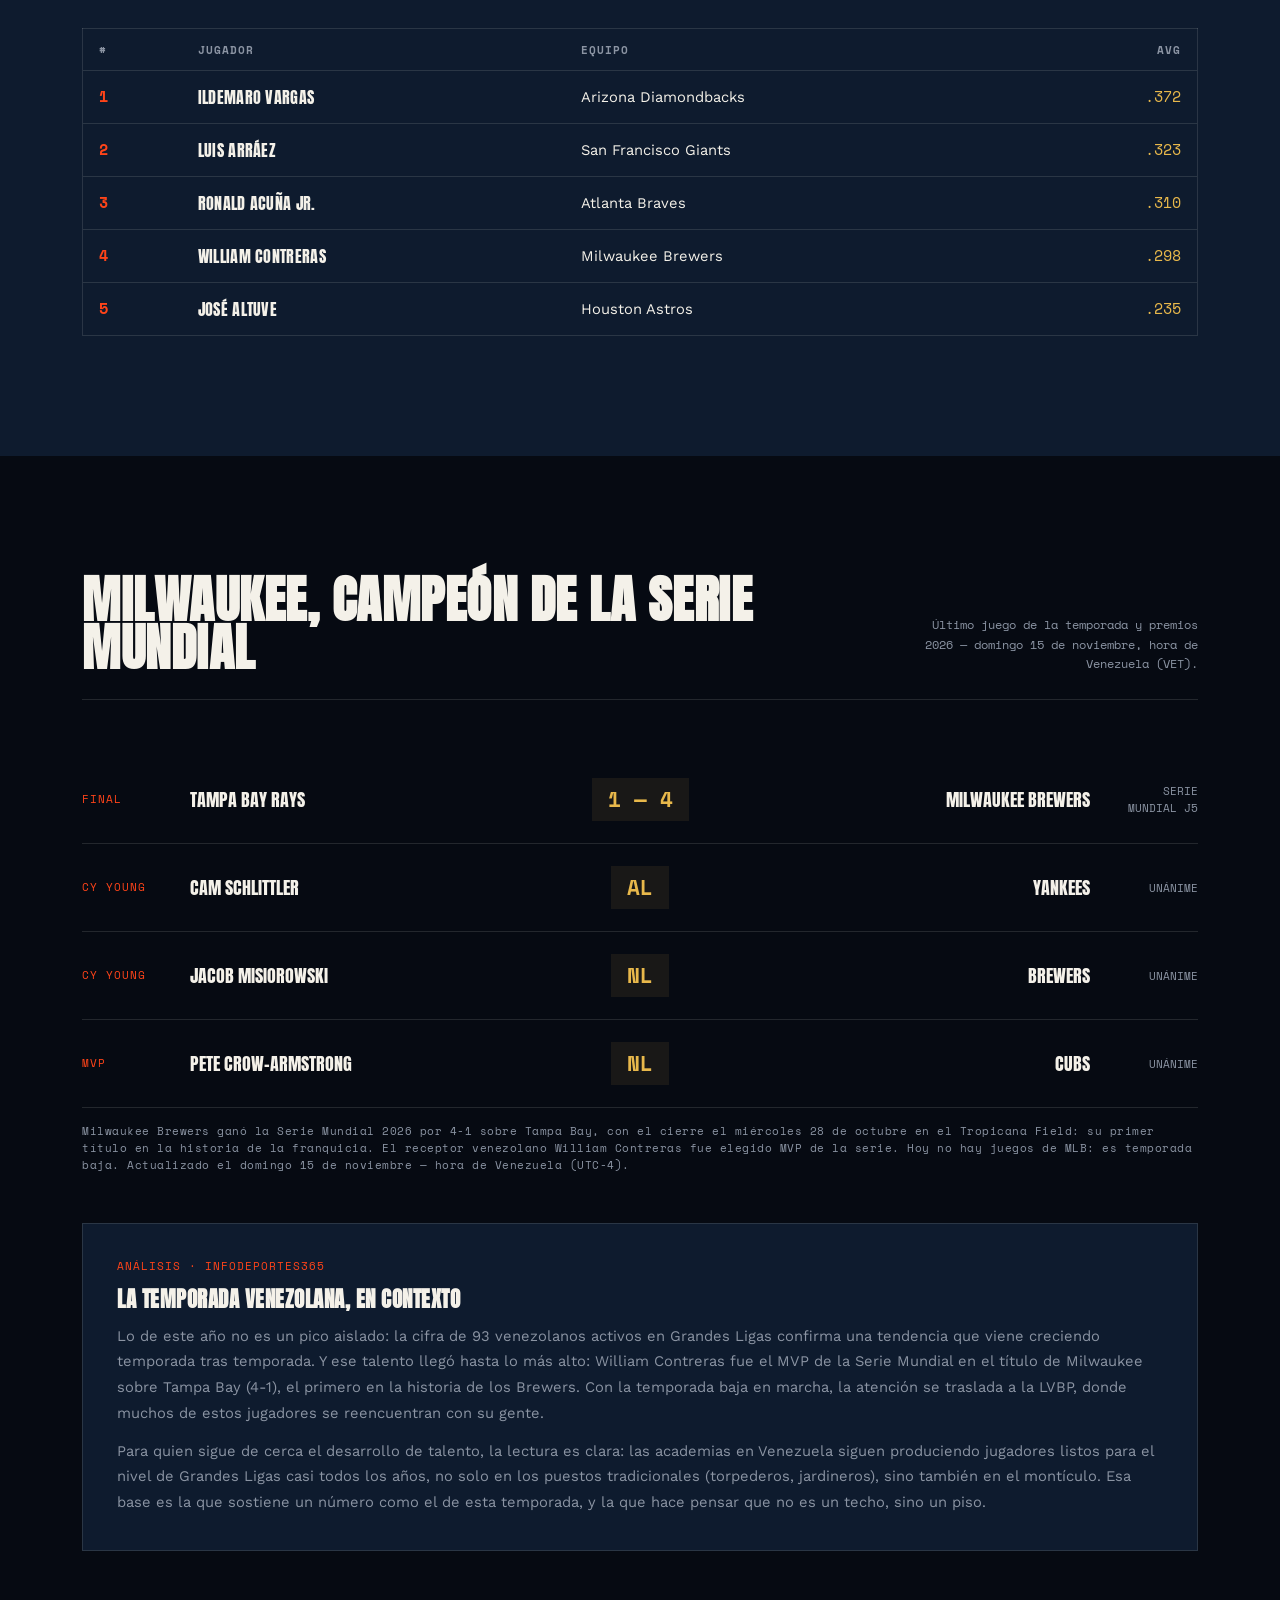
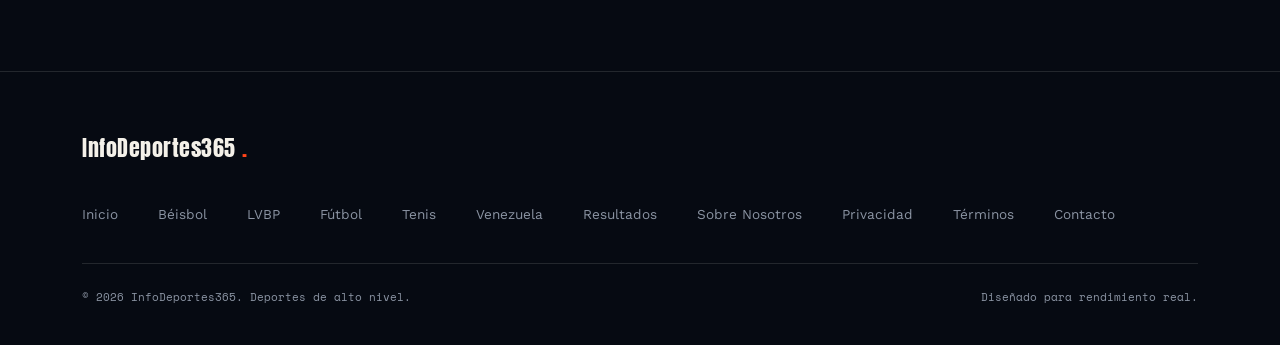
<file: beisbol.html>
<!DOCTYPE html>
<html lang="es">
<head>
<meta charset="UTF-8">
<meta name="viewport" content="width=device-width, initial-scale=1.0">
<title>Béisbol — InfoDeportes365</title>
<meta name="description" content="MLB en vivo: resultados, líderes de bateo y el desempeño de los peloteros venezolanos en Grandes Ligas 2026.">
<link rel="canonical" href="https://www.infodeportes365.com/beisbol.html">
<link rel="icon" type="image/png" href="img/favicon-32x32.png">
<link rel="apple-touch-icon" href="img/apple-touch-icon.png">

<meta property="og:type" content="website">
<meta property="og:title" content="Béisbol — InfoDeportes365">
<meta property="og:description" content="MLB en vivo: resultados, líderes de bateo y el desempeño de los peloteros venezolanos en Grandes Ligas 2026.">
<meta property="og:url" content="https://www.infodeportes365.com/beisbol.html">
<meta property="og:image" content="https://www.infodeportes365.com/img/og-beisbol.png">
<meta property="og:locale" content="es_ES">
<meta name="twitter:card" content="summary_large_image">
<meta name="twitter:title" content="Béisbol — InfoDeportes365">
<meta name="twitter:description" content="MLB en vivo: resultados, líderes de bateo y el desempeño de los peloteros venezolanos en Grandes Ligas 2026.">
<meta name="twitter:image" content="https://www.infodeportes365.com/img/og-beisbol.png">
<link rel="preconnect" href="https://fonts.googleapis.com">
<link href="https://fonts.googleapis.com/css2?family=Anton&family=Space+Mono:wght@400;700&family=Work+Sans:wght@400;500;600;700&display=swap" rel="stylesheet">
<link rel="stylesheet" href="css/styles.css">
<script type="application/ld+json">
{
  "@context": "https://schema.org",
  "@type": "BreadcrumbList",
  "itemListElement": [
    {"@type": "ListItem", "position": 1, "name": "InfoDeportes365", "item": "https://www.infodeportes365.com/index.html"},
    {"@type": "ListItem", "position": 2, "name": "Béisbol", "item": "https://www.infodeportes365.com/beisbol.html"}
  ]
}
</script>
</head>
<body>
<a href="#main-content" class="skip-link">Saltar al contenido</a>
<noscript><div style="background:#ff4419;color:#0e1b2e;padding:14px 20px;text-align:center;font-family:sans-serif;font-weight:700;">Este sitio funciona mejor con JavaScript activado — el menú y el ticker de resultados no van a funcionar sin él.</div></noscript>

<header id="siteHeader">
  <div class="nav-inner">
    <a href="index.html" class="logo">InfoDeportes365<span>.</span><small>ALTO&nbsp;NIVEL</small></a>
    <ul class="nav-links">
      <li><a href="index.html" class="nav-link">Inicio</a></li>
      <li><a href="beisbol.html" class="nav-link active">Béisbol</a></li>
      <li><a href="beisbol-venezolano.html" class="nav-link">LVBP</a></li>
      <li><a href="futbol.html" class="nav-link">Fútbol</a></li>
      <li><a href="tenis.html" class="nav-link">Tenis</a></li>
      <li><a href="index.html#venezuela" class="nav-link">Venezuela</a></li>
      <li><a href="index.html#resultados" class="nav-link">Resultados</a></li>
    </ul>
    <div class="nav-cta">
      <a href="index.html#resultados" class="btn-ghost">Ver en vivo</a>
      <div class="burger" id="burger" role="button" aria-label="Abrir menú" aria-expanded="false" tabindex="0">
        <span></span><span></span><span></span>
      </div>
    </div>
  </div>
</header>

<div class="ticker-bar">
  <div class="ticker-track" id="tickerTrack"></div>
</div>

<div class="scrim" id="scrim"></div>
<nav class="mobile-menu" id="mobileMenu">
  <a href="index.html"><span class="m-index">01</span>Inicio</a>
  <a href="beisbol.html"><span class="m-index">02</span>Béisbol</a>
  <a href="beisbol-venezolano.html"><span class="m-index">03</span>LVBP</a>
  <a href="futbol.html"><span class="m-index">04</span>Fútbol</a>
  <a href="tenis.html"><span class="m-index">05</span>Tenis</a>
  <a href="index.html#venezuela"><span class="m-index">06</span>Venezuela</a>
  <a href="index.html#resultados"><span class="m-index">07</span>Resultados</a>
</nav>

<main id="main-content">

  <section class="sport-hero">
    <div class="wrap">
      <span class="breadcrumb"><a href="index.html">InfoDeportes365</a> / Béisbol</span>
      <span class="tag-pill">Grandes Ligas · Temporada 2026</span>
      <h1>BÉISBOL<br><span class="accent">DE ALTO NIVEL</span></h1>
      <p class="lead">Milwaukee Brewers es el campeón de la Serie Mundial 2026 —su primer título— con el receptor venezolano William Contreras como MVP de la serie. Repaso de la temporada, los premios y el talento venezolano: 93 peloteros activos en 2026, la cifra más alta hasta ahora.</p>
      <p style="margin-top:10px;"><a href="beisbol-venezolano.html" class="btn-ghost" style="display:inline-block;">⚾ Ver temporada LVBP 2026-2027 →</a></p>
    </div>
  </section>

  <section id="lideres">
    <div class="wrap">
      <div class="sec-head">
        <h2>Líderes venezolanos</h2>
        <p class="sec-tag">Los nombres que más suenan esta temporada en Grandes Ligas.</p>
      </div>
      <div class="player-grid">
        <div class="player-card">
          <span class="player-name">Ronald Acuña Jr.</span>
          <span class="player-meta">Atlanta Braves · OF</span>
          <span class="player-stat">Candidato al MVP de la Liga Nacional</span>
        </div>
        <div class="player-card">
          <span class="player-name">Luis Arráez</span>
          <span class="player-meta">San Francisco Giants · 2B/1B</span>
          <span class="player-stat">.323 AVG — entre los líderes de bateo</span>
        </div>
        <div class="player-card">
          <span class="player-name">José Altuve</span>
          <span class="player-meta">Houston Astros · 2B</span>
          <span class="player-stat">.235/.303, 12 HR, 29 CI</span>
        </div>
        <div class="player-card">
          <span class="player-name">William Contreras</span>
          <span class="player-meta">Milwaukee Brewers · C</span>
          <span class="player-stat">MVP de la Serie Mundial 2026 con Milwaukee</span>
        </div>
        <div class="player-card">
          <span class="player-name">Ildemaro Vargas</span>
          <span class="player-meta">Arizona Diamondbacks · IF</span>
          <span class="player-stat">.372 AVG — líder de bateo de las Mayores</span>
        </div>
        <div class="player-card">
          <span class="player-name">Robert Suárez</span>
          <span class="player-meta">Atlanta Braves · Cerrador</span>
          <span class="player-stat">0.56 EFE, 0.84 WHIP</span>
        </div>
      </div>
      <p class="vzla-note">La expedición venezolana alcanzó 93 peloteros en Grandes Ligas en lo que va de 2026, liderada por las academias de Leones del Caracas y Tiburones de La Guaira.</p>
    </div>
  </section>

  <section id="tabla-bateo" style="background:var(--navy);">
    <div class="wrap">
      <div class="sec-head">
        <h2>Líderes de bateo (MLB)</h2>
        <p class="sec-tag">Promedio de bateo entre los mejores de las Mayores esta temporada.</p>
      </div>
      <table class="rank-table">
        <thead>
          <tr><th>#</th><th>Jugador</th><th>Equipo</th><th style="text-align:right;">AVG</th></tr>
        </thead>
        <tbody>
          <tr><td class="pos">1</td><td class="name">Ildemaro Vargas</td><td>Arizona Diamondbacks</td><td class="pts">.372</td></tr>
          <tr><td class="pos">2</td><td class="name">Luis Arráez</td><td>San Francisco Giants</td><td class="pts">.323</td></tr>
          <tr><td class="pos">3</td><td class="name">Ronald Acuña Jr.</td><td>Atlanta Braves</td><td class="pts">.310</td></tr>
          <tr><td class="pos">4</td><td class="name">William Contreras</td><td>Milwaukee Brewers</td><td class="pts">.298</td></tr>
          <tr><td class="pos">5</td><td class="name">José Altuve</td><td>Houston Astros</td><td class="pts">.235</td></tr>
        </tbody>
      </table>
    </div>
  </section>

  <section id="resultados-beisbol" data-live-scores="baseball/mlb">
    <div class="wrap">
      <div class="sec-head">
        <h2>Milwaukee, campeón de la Serie Mundial</h2>
        <p class="sec-tag">Último juego de la temporada y premios 2026 — domingo 15 de noviembre, hora de Venezuela (VET).</p>
      </div>
      <div class="result-list">
        <div class="result-row">
          <span class="tag">FINAL</span>
          <span class="team">Tampa Bay Rays</span>
          <span class="score">1 — 4</span>
          <span class="team team-b">Milwaukee Brewers</span>
          <span class="date">SERIE MUNDIAL J5</span>
        </div>
        <div class="result-row">
          <span class="tag">CY YOUNG</span>
          <span class="team">Cam Schlittler</span>
          <span class="score">AL</span>
          <span class="team team-b">Yankees</span>
          <span class="date">UNÁNIME</span>
        </div>
        <div class="result-row">
          <span class="tag">CY YOUNG</span>
          <span class="team">Jacob Misiorowski</span>
          <span class="score">NL</span>
          <span class="team team-b">Brewers</span>
          <span class="date">UNÁNIME</span>
        </div>
        <div class="result-row">
          <span class="tag">MVP</span>
          <span class="team">Pete Crow-Armstrong</span>
          <span class="score">NL</span>
          <span class="team team-b">Cubs</span>
          <span class="date">UNÁNIME</span>
        </div>
      </div>
      <p style="margin-top:14px; font-family:'Space Mono', monospace; font-size:0.7rem; color:var(--steel); letter-spacing:0.5px;">
        Milwaukee Brewers ganó la Serie Mundial 2026 por 4-1 sobre Tampa Bay, con el cierre el miércoles 28 de octubre
        en el Tropicana Field: su primer título en la historia de la franquicia. El receptor venezolano William Contreras
        fue elegido MVP de la serie. Hoy no hay juegos de MLB: es temporada baja.
        Actualizado el domingo 15 de noviembre — hora de Venezuela (UTC-4).
      </p>
    </div>

    <div class="wrap">
      <div class="analisis">
        <span class="byline">Análisis · InfoDeportes365</span>
        <h2>La temporada venezolana, en contexto</h2>
        <p>Lo de este año no es un pico aislado: la cifra de 93 venezolanos activos en Grandes Ligas
        confirma una tendencia que viene creciendo temporada tras temporada. Y ese talento llegó hasta lo más alto: William Contreras fue el MVP de la Serie Mundial en el título de
        Milwaukee sobre Tampa Bay (4-1), el primero en la historia de los Brewers. Con la temporada baja en marcha,
        la atención se traslada a la LVBP, donde muchos de estos jugadores se reencuentran con su gente.</p>
        <p>Para quien sigue de cerca el desarrollo de talento, la lectura es clara: las academias en
        Venezuela siguen produciendo jugadores listos para el nivel de Grandes Ligas casi todos los
        años, no solo en los puestos tradicionales (torpederos, jardineros), sino también en el
        montículo. Esa base es la que sostiene un número como el de esta temporada, y la que hace
        pensar que no es un techo, sino un piso.</p>
      </div>
    </div>
  </section>

</main>

<footer>
  <div class="wrap">
    <div class="foot-grid">
      <a href="index.html" class="logo">InfoDeportes365<span>.</span></a>
      <ul class="foot-links">
        <li><a href="index.html">Inicio</a></li>
        <li><a href="beisbol.html">Béisbol</a></li>
        <li><a href="beisbol-venezolano.html">LVBP</a></li>
        <li><a href="futbol.html">Fútbol</a></li>
        <li><a href="tenis.html">Tenis</a></li>
        <li><a href="index.html#venezuela">Venezuela</a></li>
        <li><a href="index.html#resultados">Resultados</a></li>
        <li><a href="sobre-nosotros.html">Sobre Nosotros</a></li>
        <li><a href="privacidad.html">Privacidad</a></li>
        <li><a href="terminos.html">Términos</a></li>
        <li><a href="contacto.html">Contacto</a></li>
      </ul>
    </div>
    <div class="foot-bottom">
      <span>© 2026 InfoDeportes365. Deportes de alto nivel.</span>
      <span>Diseñado para rendimiento real.</span>
    </div>
  </div>
</footer>

<div class="cookie-banner" id="cookieBanner">
  <p>Usamos cookies propias y de terceros (incluida publicidad de Google) para mejorar tu
  experiencia y, cuando esté activo, mostrar anuncios relevantes. Podés leer más en nuestra
  <a href="privacidad.html">Política de Privacidad</a>.</p>
  <div class="cookie-actions">
    <button id="cookieReject" class="cookie-reject">Rechazar</button>
    <button id="cookieAccept">Aceptar</button>
  </div>
</div>

<script>
  window.TICKER_DATA = [
    'MLB — MILWAUKEE, CAMPEÓN DE LA SERIE MUNDIAL 2026 (4-1 SOBRE TAMPA BAY)',
    'MLB — WILLIAM CONTRERAS, MVP DE LA SERIE MUNDIAL',
    'MLB — CY YOUNG: SCHLITTLER (AL) Y MISIOROWSKI (NL), AMBOS POR UNANIMIDAD',
    'MLB — PETE CROW-ARMSTRONG, MVP DE LA LIGA NACIONAL',
    'LVBP — CARIBES DE ANZOÁTEGUI LIDERAN LA TEMPORADA REGULAR'
  ];
</script>
<script src="js/main.js" defer></script>

</body>
</html>
</file>
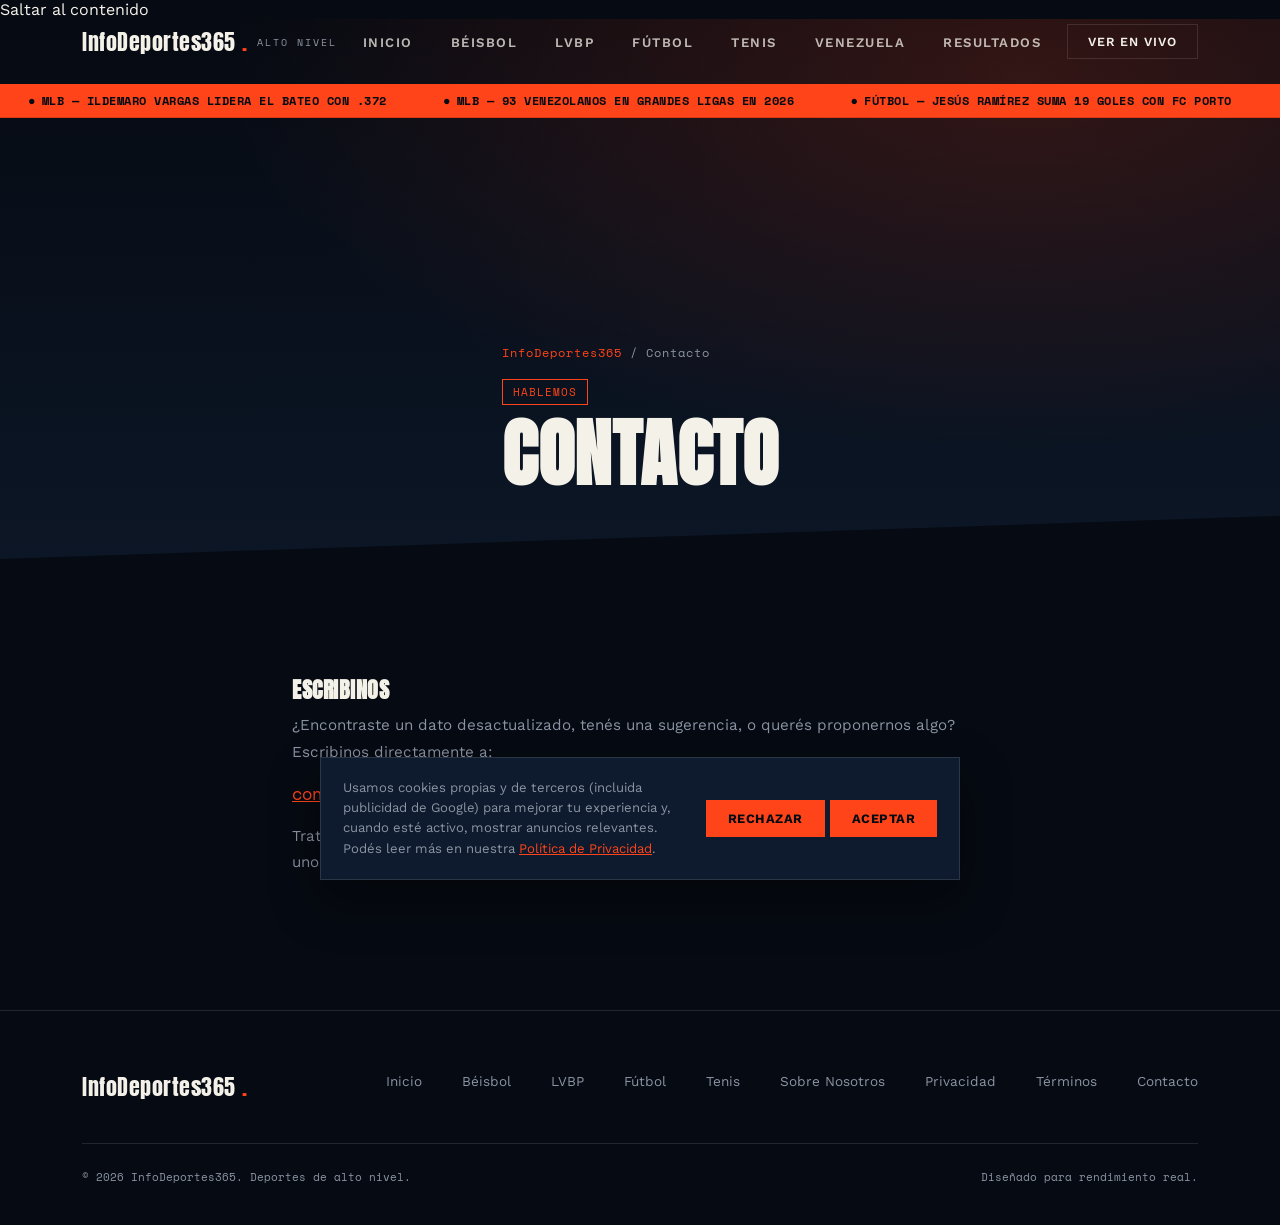
<file: contacto.html>
<!DOCTYPE html>
<html lang="es">
<head>
<meta charset="UTF-8">
<meta name="viewport" content="width=device-width, initial-scale=1.0">
<title>Contacto — InfoDeportes365</title>
<meta name="description" content="Contactate con el equipo de InfoDeportes365.">
<link rel="canonical" href="https://www.infodeportes365.com/contacto.html">
<link rel="icon" type="image/png" href="img/favicon-32x32.png">
<link rel="apple-touch-icon" href="img/apple-touch-icon.png">

<meta property="og:type" content="website">
<meta property="og:title" content="Contacto — InfoDeportes365">
<meta property="og:description" content="Contactate con el equipo de InfoDeportes365.">
<meta property="og:url" content="https://www.infodeportes365.com/contacto.html">
<meta property="og:image" content="https://www.infodeportes365.com/img/og-default.png">
<meta property="og:locale" content="es_ES">
<meta name="twitter:card" content="summary_large_image">
<meta name="twitter:title" content="Contacto — InfoDeportes365">
<meta name="twitter:description" content="Contactate con el equipo de InfoDeportes365.">
<meta name="twitter:image" content="https://www.infodeportes365.com/img/og-default.png">
<meta name="description" content="Contactate con el equipo de InfoDeportes365.">
<link rel="preconnect" href="https://fonts.googleapis.com">
<link href="https://fonts.googleapis.com/css2?family=Anton&family=Space+Mono:wght@400;700&family=Work+Sans:wght@400;500;600;700&display=swap" rel="stylesheet">
<link rel="stylesheet" href="css/styles.css">
<script type="application/ld+json">
{
  "@context": "https://schema.org",
  "@type": "BreadcrumbList",
  "itemListElement": [
    {"@type": "ListItem", "position": 1, "name": "InfoDeportes365", "item": "https://www.infodeportes365.com/index.html"},
    {"@type": "ListItem", "position": 2, "name": "Contacto", "item": "https://www.infodeportes365.com/contacto.html"}
  ]
}
</script>
</head>
<body>
<a href="#main-content" class="skip-link">Saltar al contenido</a>
<noscript><div style="background:#ff4419;color:#0e1b2e;padding:14px 20px;text-align:center;font-family:sans-serif;font-weight:700;">Este sitio funciona mejor con JavaScript activado — el menú y el ticker de resultados no van a funcionar sin él.</div></noscript>

<header id="siteHeader">
  <div class="nav-inner">
    <a href="index.html" class="logo">InfoDeportes365<span>.</span><small>ALTO&nbsp;NIVEL</small></a>
    <ul class="nav-links">
      <li><a href="index.html" class="nav-link">Inicio</a></li>
      <li><a href="beisbol.html" class="nav-link">Béisbol</a></li>
      <li><a href="beisbol-venezolano.html" class="nav-link">LVBP</a></li>
      <li><a href="futbol.html" class="nav-link">Fútbol</a></li>
      <li><a href="tenis.html" class="nav-link">Tenis</a></li>
      <li><a href="index.html#venezuela" class="nav-link">Venezuela</a></li>
      <li><a href="index.html#resultados" class="nav-link">Resultados</a></li>
    </ul>
    <div class="nav-cta">
      <a href="index.html#resultados" class="btn-ghost">Ver en vivo</a>
      <div class="burger" id="burger" role="button" aria-label="Abrir menú" aria-expanded="false" tabindex="0">
        <span></span><span></span><span></span>
      </div>
    </div>
  </div>
</header>

<div class="ticker-bar">
  <div class="ticker-track" id="tickerTrack"></div>
</div>

<div class="scrim" id="scrim"></div>
<nav class="mobile-menu" id="mobileMenu">
  <a href="index.html"><span class="m-index">01</span>Inicio</a>
  <a href="beisbol.html"><span class="m-index">02</span>Béisbol</a>
  <a href="beisbol-venezolano.html"><span class="m-index">03</span>LVBP</a>
  <a href="futbol.html"><span class="m-index">04</span>Fútbol</a>
  <a href="tenis.html"><span class="m-index">05</span>Tenis</a>
  <a href="index.html#venezuela"><span class="m-index">06</span>Venezuela</a>
  <a href="index.html#resultados"><span class="m-index">07</span>Resultados</a>
</nav>

<main id="main-content">
  <section class="sport-hero">
    <div class="wrap">
      <span class="breadcrumb"><a href="index.html">InfoDeportes365</a> / Contacto</span>
      <span class="tag-pill">Hablemos</span>
      <h1>CONTACTO</h1>
    </div>
  </section>

  <section>
    <div class="wrap prose">
      <h2>Escribinos</h2>
      <p>¿Encontraste un dato desactualizado, tenés una sugerencia, o querés proponernos algo?
      Escribinos directamente a:</p>
      <p style="font-family:'Space Mono', monospace; font-size:1.05rem; color:var(--fire);">
        <a href="mailto:contacto@infodeportes365.com" style="text-decoration:underline;">contacto@infodeportes365.com</a>
      </p>
      <p>Tratamos de responder todos los mensajes, aunque al ser un sitio chico puede llevarnos
      unos días. Gracias por tomarte el tiempo de escribir.</p>
    </div>
  </section>
</main>

<footer>
  <div class="wrap">
    <div class="foot-grid">
      <a href="index.html" class="logo">InfoDeportes365<span>.</span></a>
      <ul class="foot-links">
        <li><a href="index.html">Inicio</a></li>
        <li><a href="beisbol.html">Béisbol</a></li>
        <li><a href="beisbol-venezolano.html">LVBP</a></li>
        <li><a href="futbol.html">Fútbol</a></li>
        <li><a href="tenis.html">Tenis</a></li>
        <li><a href="sobre-nosotros.html">Sobre Nosotros</a></li>
        <li><a href="privacidad.html">Privacidad</a></li>
        <li><a href="terminos.html">Términos</a></li>
        <li><a href="contacto.html">Contacto</a></li>
      </ul>
    </div>
    <div class="foot-bottom">
      <span>© 2026 InfoDeportes365. Deportes de alto nivel.</span>
      <span>Diseñado para rendimiento real.</span>
    </div>
  </div>
</footer>

<div class="cookie-banner" id="cookieBanner">
  <p>Usamos cookies propias y de terceros (incluida publicidad de Google) para mejorar tu
  experiencia y, cuando esté activo, mostrar anuncios relevantes. Podés leer más en nuestra
  <a href="privacidad.html">Política de Privacidad</a>.</p>
  <div class="cookie-actions">
    <button id="cookieReject" class="cookie-reject">Rechazar</button>
    <button id="cookieAccept">Aceptar</button>
  </div>
</div>

<script>
  window.TICKER_DATA = [
    'MLB — ILDEMARO VARGAS LIDERA EL BATEO CON .372',
    'MLB — 93 VENEZOLANOS EN GRANDES LIGAS EN 2026',
    'FÚTBOL — JESÚS RAMÍREZ SUMA 19 GOLES CON FC PORTO',
    'TENIS — SINNER LIDERA EL RANKING ATP'
  ];
</script>
<script src="js/main.js" defer></script>

</body>
</html>
</file>
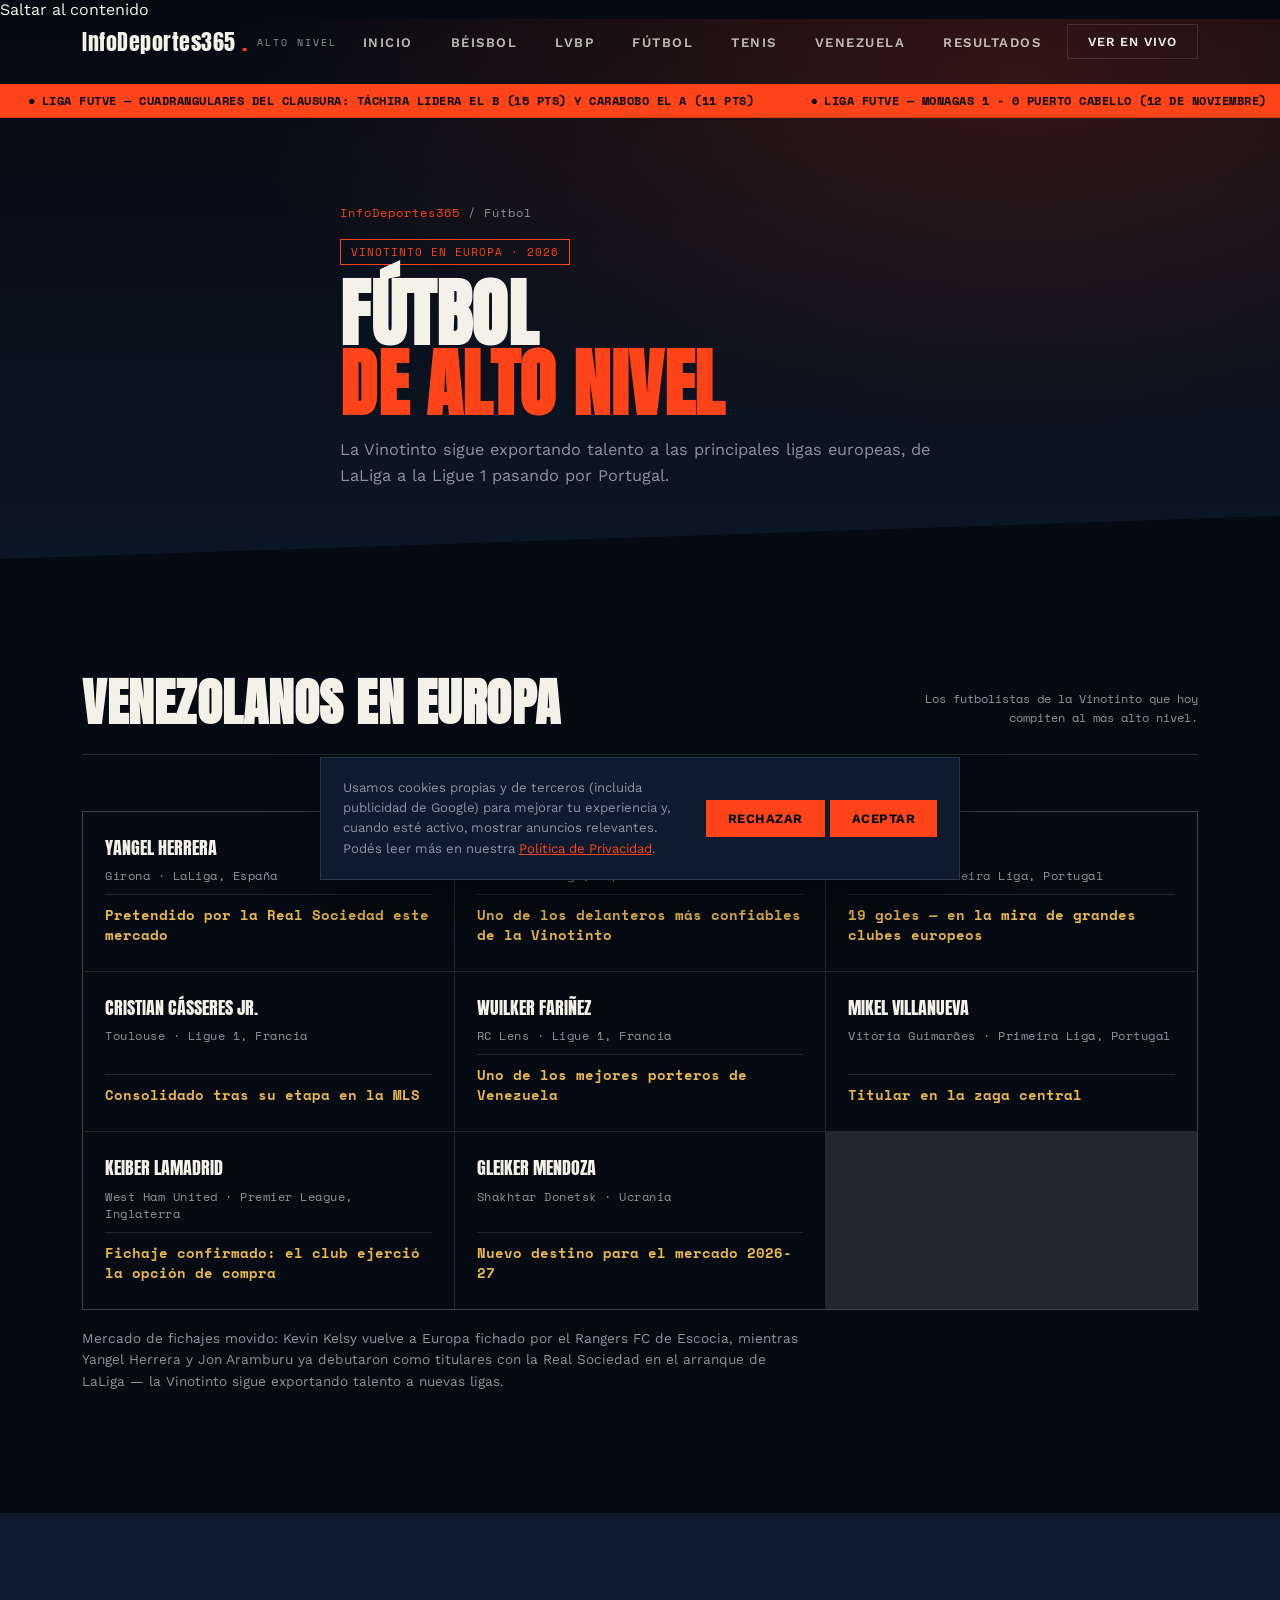
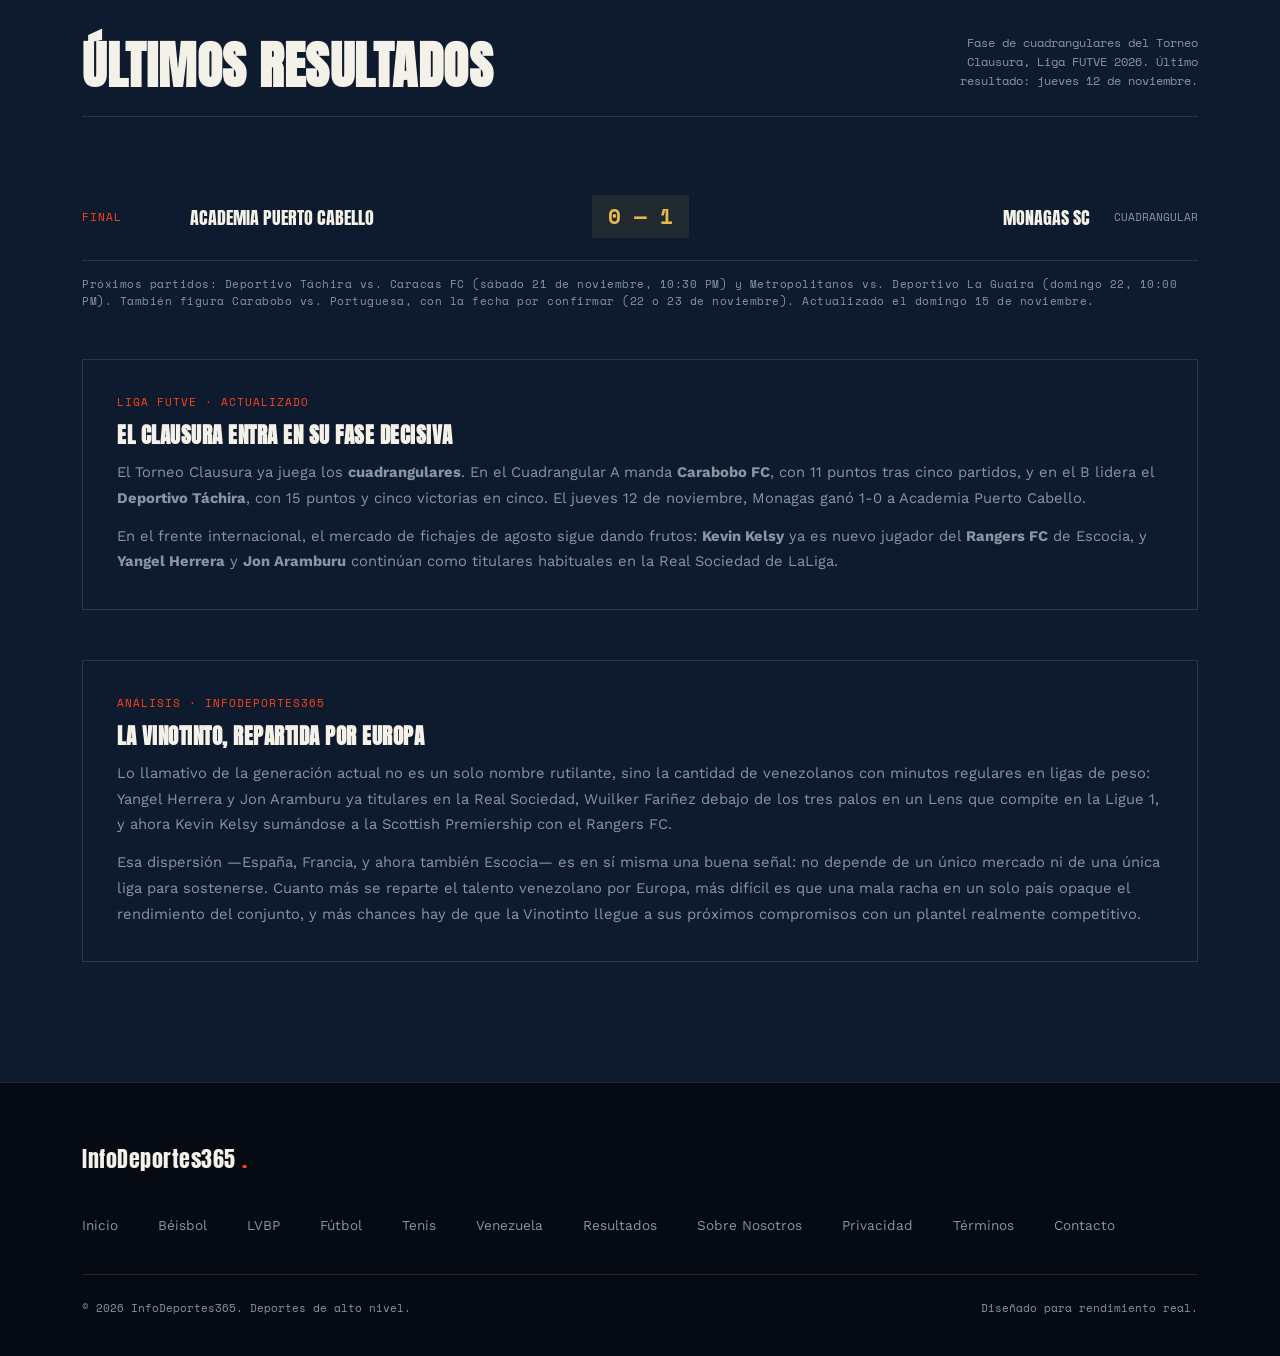
<file: futbol.html>
<!DOCTYPE html>
<html lang="es">
<head>
<meta charset="UTF-8">
<meta name="viewport" content="width=device-width, initial-scale=1.0">
<title>Fútbol — InfoDeportes365</title>
<meta name="description" content="La Vinotinto en Europa: resultados y seguimiento de los futbolistas venezolanos en LaLiga, Ligue 1 y Portugal.">
<link rel="canonical" href="https://www.infodeportes365.com/futbol.html">
<link rel="icon" type="image/png" href="img/favicon-32x32.png">
<link rel="apple-touch-icon" href="img/apple-touch-icon.png">

<meta property="og:type" content="website">
<meta property="og:title" content="Fútbol — InfoDeportes365">
<meta property="og:description" content="La Vinotinto en Europa: resultados y seguimiento de los futbolistas venezolanos en LaLiga, Ligue 1 y Portugal.">
<meta property="og:url" content="https://www.infodeportes365.com/futbol.html">
<meta property="og:image" content="https://www.infodeportes365.com/img/og-futbol.png">
<meta property="og:locale" content="es_ES">
<meta name="twitter:card" content="summary_large_image">
<meta name="twitter:title" content="Fútbol — InfoDeportes365">
<meta name="twitter:description" content="La Vinotinto en Europa: resultados y seguimiento de los futbolistas venezolanos en LaLiga, Ligue 1 y Portugal.">
<meta name="twitter:image" content="https://www.infodeportes365.com/img/og-futbol.png">
<link rel="preconnect" href="https://fonts.googleapis.com">
<link href="https://fonts.googleapis.com/css2?family=Anton&family=Space+Mono:wght@400;700&family=Work+Sans:wght@400;500;600;700&display=swap" rel="stylesheet">
<link rel="stylesheet" href="css/styles.css">
<script type="application/ld+json">
{
  "@context": "https://schema.org",
  "@type": "BreadcrumbList",
  "itemListElement": [
    {"@type": "ListItem", "position": 1, "name": "InfoDeportes365", "item": "https://www.infodeportes365.com/index.html"},
    {"@type": "ListItem", "position": 2, "name": "Fútbol", "item": "https://www.infodeportes365.com/futbol.html"}
  ]
}
</script>
</head>
<body>
<a href="#main-content" class="skip-link">Saltar al contenido</a>
<noscript><div style="background:#ff4419;color:#0e1b2e;padding:14px 20px;text-align:center;font-family:sans-serif;font-weight:700;">Este sitio funciona mejor con JavaScript activado — el menú y el ticker de resultados no van a funcionar sin él.</div></noscript>

<header id="siteHeader">
  <div class="nav-inner">
    <a href="index.html" class="logo">InfoDeportes365<span>.</span><small>ALTO&nbsp;NIVEL</small></a>
    <ul class="nav-links">
      <li><a href="index.html" class="nav-link">Inicio</a></li>
      <li><a href="beisbol.html" class="nav-link">Béisbol</a></li>
      <li><a href="beisbol-venezolano.html" class="nav-link">LVBP</a></li>
      <li><a href="futbol.html" class="nav-link active">Fútbol</a></li>
      <li><a href="tenis.html" class="nav-link">Tenis</a></li>
      <li><a href="index.html#venezuela" class="nav-link">Venezuela</a></li>
      <li><a href="index.html#resultados" class="nav-link">Resultados</a></li>
    </ul>
    <div class="nav-cta">
      <a href="index.html#resultados" class="btn-ghost">Ver en vivo</a>
      <div class="burger" id="burger" role="button" aria-label="Abrir menú" aria-expanded="false" tabindex="0">
        <span></span><span></span><span></span>
      </div>
    </div>
  </div>
</header>

<div class="ticker-bar">
  <div class="ticker-track" id="tickerTrack"></div>
</div>

<div class="scrim" id="scrim"></div>
<nav class="mobile-menu" id="mobileMenu">
  <a href="index.html"><span class="m-index">01</span>Inicio</a>
  <a href="beisbol.html"><span class="m-index">02</span>Béisbol</a>
  <a href="beisbol-venezolano.html"><span class="m-index">03</span>LVBP</a>
  <a href="futbol.html"><span class="m-index">04</span>Fútbol</a>
  <a href="tenis.html"><span class="m-index">05</span>Tenis</a>
  <a href="index.html#venezuela"><span class="m-index">06</span>Venezuela</a>
  <a href="index.html#resultados"><span class="m-index">07</span>Resultados</a>
</nav>

<main id="main-content">

  <section class="sport-hero">
    <div class="wrap">
      <span class="breadcrumb"><a href="index.html">InfoDeportes365</a> / Fútbol</span>
      <span class="tag-pill">Vinotinto en Europa · 2026</span>
      <h1>FÚTBOL<br><span class="accent">DE ALTO NIVEL</span></h1>
      <p class="lead">La Vinotinto sigue exportando talento a las principales ligas europeas, de LaLiga a la Ligue 1 pasando por Portugal.</p>
    </div>
  </section>

  <section id="vinotinto">
    <div class="wrap">
      <div class="sec-head">
        <h2>Venezolanos en Europa</h2>
        <p class="sec-tag">Los futbolistas de la Vinotinto que hoy compiten al más alto nivel.</p>
      </div>
      <div class="player-grid">
        <div class="player-card">
          <span class="player-name">Yangel Herrera</span>
          <span class="player-meta">Girona · LaLiga, España</span>
          <span class="player-stat">Pretendido por la Real Sociedad este mercado</span>
        </div>
        <div class="player-card">
          <span class="player-name">Darwin Machís</span>
          <span class="player-meta">Cádiz · LaLiga, España</span>
          <span class="player-stat">Uno de los delanteros más confiables de la Vinotinto</span>
        </div>
        <div class="player-card">
          <span class="player-name">Jesús Ramírez</span>
          <span class="player-meta">FC Porto · Primeira Liga, Portugal</span>
          <span class="player-stat">19 goles — en la mira de grandes clubes europeos</span>
        </div>
        <div class="player-card">
          <span class="player-name">Cristian Cásseres Jr.</span>
          <span class="player-meta">Toulouse · Ligue 1, Francia</span>
          <span class="player-stat">Consolidado tras su etapa en la MLS</span>
        </div>
        <div class="player-card">
          <span class="player-name">Wuilker Fariñez</span>
          <span class="player-meta">RC Lens · Ligue 1, Francia</span>
          <span class="player-stat">Uno de los mejores porteros de Venezuela</span>
        </div>
        <div class="player-card">
          <span class="player-name">Mikel Villanueva</span>
          <span class="player-meta">Vitória Guimarães · Primeira Liga, Portugal</span>
          <span class="player-stat">Titular en la zaga central</span>
        </div>
        <div class="player-card">
          <span class="player-name">Keiber Lamadrid</span>
          <span class="player-meta">West Ham United · Premier League, Inglaterra</span>
          <span class="player-stat">Fichaje confirmado: el club ejerció la opción de compra</span>
        </div>
        <div class="player-card">
          <span class="player-name">Gleiker Mendoza</span>
          <span class="player-meta">Shakhtar Donetsk · Ucrania</span>
          <span class="player-stat">Nuevo destino para el mercado 2026-27</span>
        </div>
      </div>
      <p class="vzla-note">Mercado de fichajes movido: Kevin Kelsy vuelve a Europa fichado por el Rangers FC de Escocia, mientras Yangel Herrera y Jon Aramburu ya debutaron como titulares con la Real Sociedad en el arranque de LaLiga — la Vinotinto sigue exportando talento a nuevas ligas.</p>
    </div>
  </section>

  <section id="resultados-futbol" style="background:var(--navy);">
    <div class="wrap">
      <div class="sec-head">
        <h2>Últimos resultados</h2>
        <p class="sec-tag">Fase de cuadrangulares del Torneo Clausura, Liga FUTVE 2026. Último resultado: jueves 12 de noviembre.</p>
      </div>
      <div class="result-list">
        <div class="result-row">
          <span class="tag">FINAL</span>
          <span class="team">Academia Puerto Cabello</span>
          <span class="score">0 — 1</span>
          <span class="team team-b">Monagas SC</span>
          <span class="date">CUADRANGULAR</span>
        </div>
      </div>
      <p style="margin-top:14px; font-family:'Space Mono', monospace; font-size:0.7rem; color:var(--steel); letter-spacing:0.5px;">
        Próximos partidos: Deportivo Táchira vs. Caracas FC (sábado 21 de noviembre, 10:30 PM) y Metropolitanos vs. Deportivo La Guaira
        (domingo 22, 10:00 PM). También figura Carabobo vs. Portuguesa, con la fecha por confirmar (22 o 23 de noviembre).
        Actualizado el domingo 15 de noviembre.
      </p>
    </div>

    <div class="wrap">
      <div class="analisis">
        <span class="byline">Liga FUTVE · Actualizado</span>
        <h2>El Clausura entra en su fase decisiva</h2>
        <p>El Torneo Clausura ya juega los <b>cuadrangulares</b>. En el Cuadrangular A manda <b>Carabobo FC</b>, con 11 puntos
        tras cinco partidos, y en el B lidera el <b>Deportivo Táchira</b>, con 15 puntos y cinco victorias en cinco.
        El jueves 12 de noviembre, Monagas ganó 1-0 a Academia Puerto Cabello.</p>
        <p>En el frente internacional, el mercado de fichajes de agosto sigue dando frutos: <b>Kevin
        Kelsy</b> ya es nuevo jugador del <b>Rangers FC</b> de Escocia, y <b>Yangel Herrera</b> y
        <b>Jon Aramburu</b> continúan como titulares habituales en la Real Sociedad de LaLiga.</p>
      </div>
    </div>

    <div class="wrap">
      <div class="analisis">
        <span class="byline">Análisis · InfoDeportes365</span>
        <h2>La Vinotinto, repartida por Europa</h2>
        <p>Lo llamativo de la generación actual no es un solo nombre rutilante, sino la cantidad de
        venezolanos con minutos regulares en ligas de peso: Yangel Herrera y Jon Aramburu ya
        titulares en la Real Sociedad, Wuilker Fariñez debajo de los tres palos en un Lens que
        compite en la Ligue 1, y ahora Kevin Kelsy sumándose a la Scottish Premiership con el
        Rangers FC.</p>
        <p>Esa dispersión —España, Francia, y ahora también Escocia— es en sí misma una buena
        señal: no depende de un único mercado ni de una única liga para sostenerse. Cuanto más se
        reparte el talento venezolano por Europa, más difícil es que una mala racha en un solo país
        opaque el rendimiento del conjunto, y más chances hay de que la Vinotinto llegue a sus
        próximos compromisos con un plantel realmente competitivo.</p>
      </div>
    </div>

  </section>

</main>

<footer>
  <div class="wrap">
    <div class="foot-grid">
      <a href="index.html" class="logo">InfoDeportes365<span>.</span></a>
      <ul class="foot-links">
        <li><a href="index.html">Inicio</a></li>
        <li><a href="beisbol.html">Béisbol</a></li>
        <li><a href="beisbol-venezolano.html">LVBP</a></li>
        <li><a href="futbol.html">Fútbol</a></li>
        <li><a href="tenis.html">Tenis</a></li>
        <li><a href="index.html#venezuela">Venezuela</a></li>
        <li><a href="index.html#resultados">Resultados</a></li>
        <li><a href="sobre-nosotros.html">Sobre Nosotros</a></li>
        <li><a href="privacidad.html">Privacidad</a></li>
        <li><a href="terminos.html">Términos</a></li>
        <li><a href="contacto.html">Contacto</a></li>
      </ul>
    </div>
    <div class="foot-bottom">
      <span>© 2026 InfoDeportes365. Deportes de alto nivel.</span>
      <span>Diseñado para rendimiento real.</span>
    </div>
  </div>
</footer>

<div class="cookie-banner" id="cookieBanner">
  <p>Usamos cookies propias y de terceros (incluida publicidad de Google) para mejorar tu
  experiencia y, cuando esté activo, mostrar anuncios relevantes. Podés leer más en nuestra
  <a href="privacidad.html">Política de Privacidad</a>.</p>
  <div class="cookie-actions">
    <button id="cookieReject" class="cookie-reject">Rechazar</button>
    <button id="cookieAccept">Aceptar</button>
  </div>
</div>

<script>
  window.TICKER_DATA = [
    'LIGA FUTVE — CUADRANGULARES DEL CLAUSURA: TÁCHIRA LIDERA EL B (15 PTS) Y CARABOBO EL A (11 PTS)',
    'LIGA FUTVE — MONAGAS 1 - 0 PUERTO CABELLO (12 DE NOVIEMBRE)',
    'LIGA FUTVE — SÁBADO 21: TÁCHIRA VS. CARACAS; DOMINGO 22: METROPOLITANOS VS. LA GUAIRA',
    'VINOTINTO — YANGEL HERRERA Y JON ARAMBURU, TITULARES CON LA REAL SOCIEDAD',
    'FÚTBOL — WUILKER FARIÑEZ, TITULAR EN EL LENS'
  ];
</script>
<script src="js/main.js" defer></script>

</body>
</html>
</file>
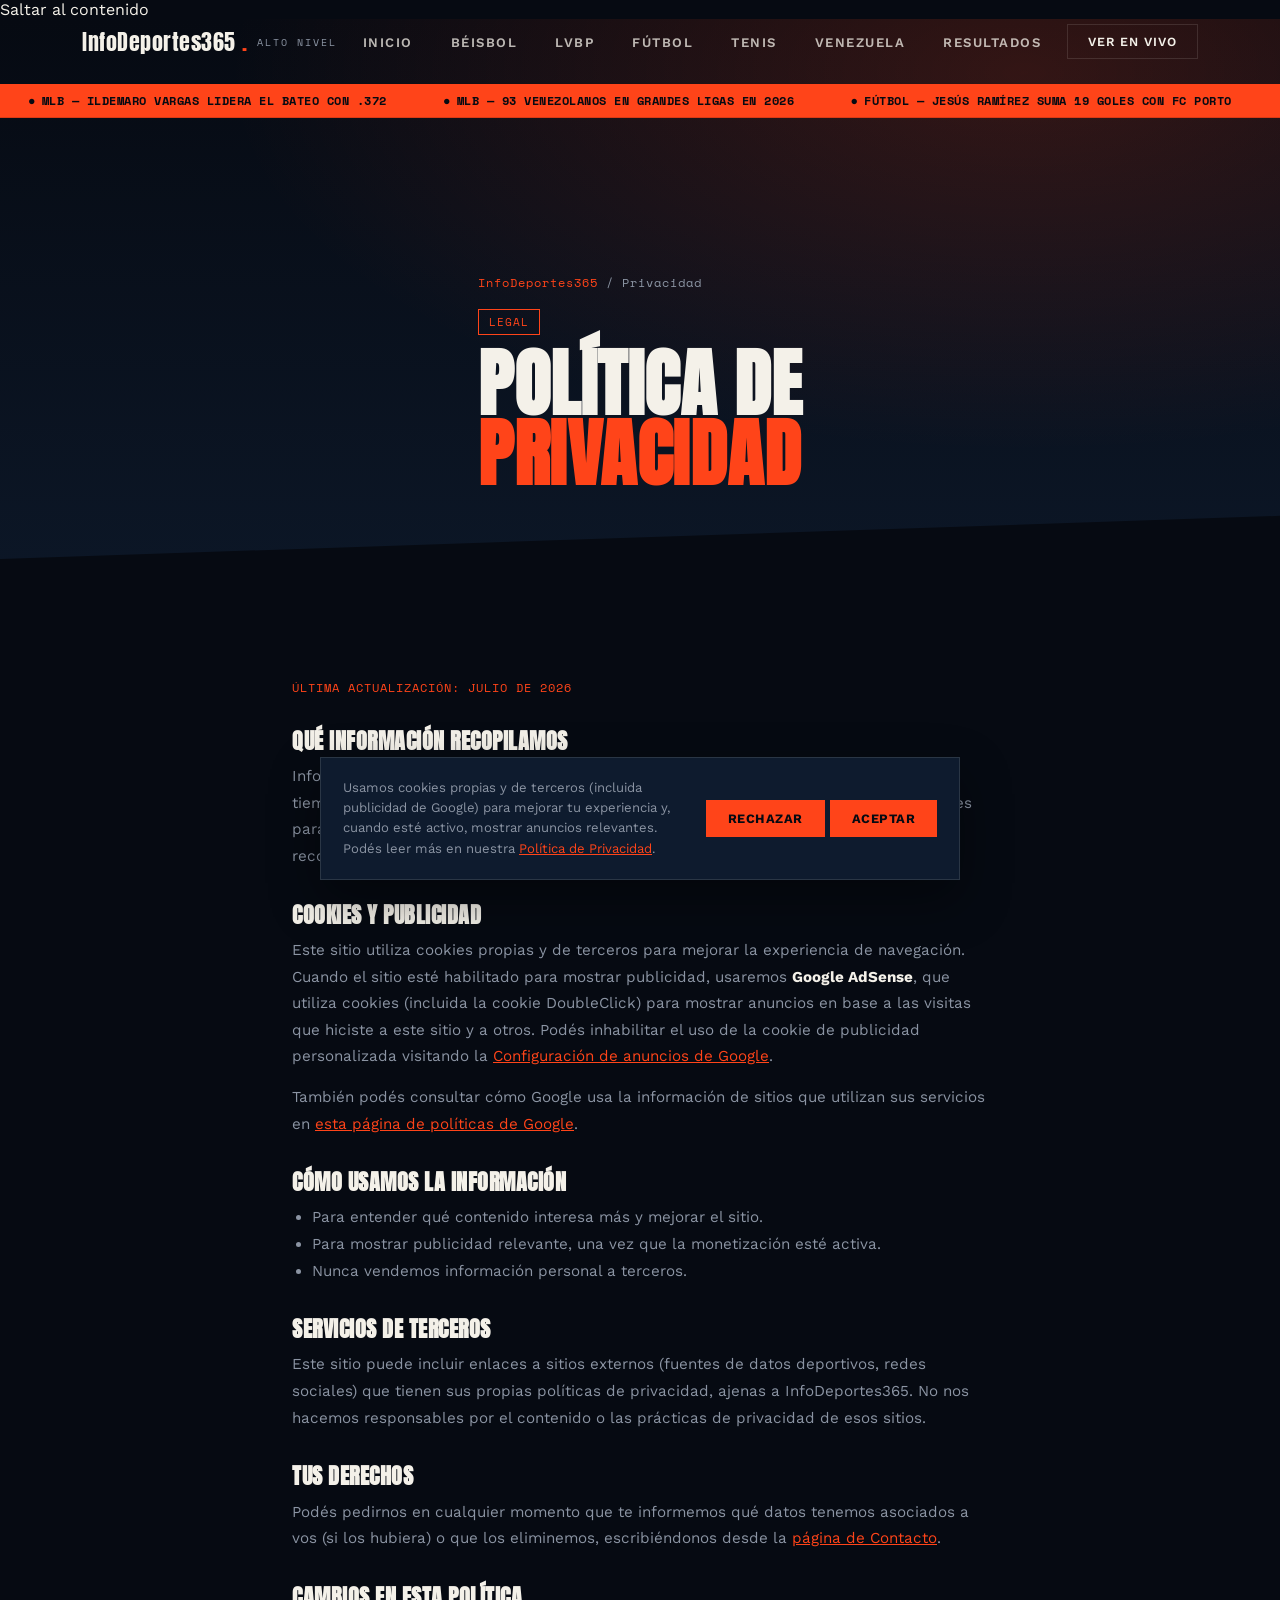
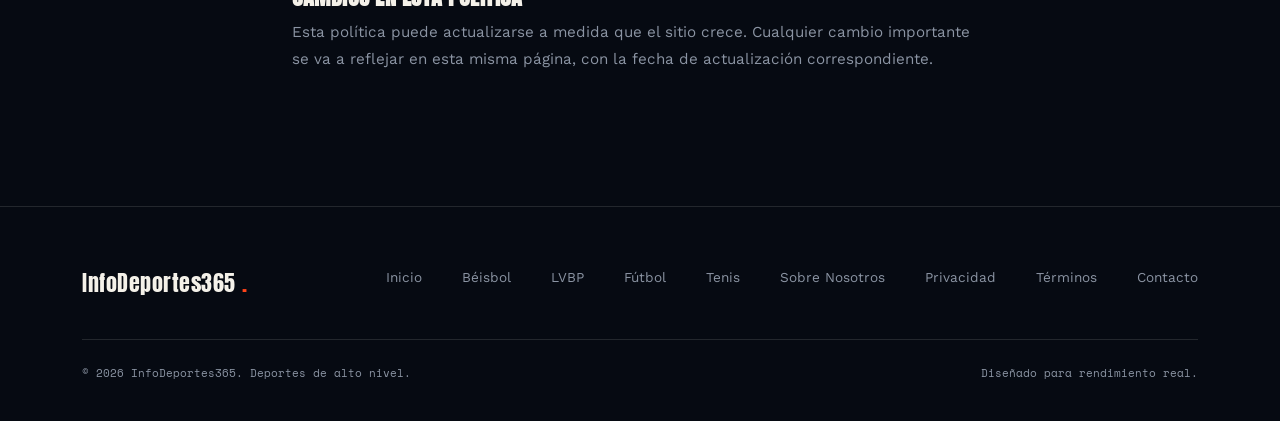
<file: privacidad.html>
<!DOCTYPE html>
<html lang="es">
<head>
<meta charset="UTF-8">
<meta name="viewport" content="width=device-width, initial-scale=1.0">
<title>Política de Privacidad — InfoDeportes365</title>
<meta name="description" content="Política de privacidad de InfoDeportes365: qué datos recopilamos, uso de cookies y publicidad de terceros.">
<link rel="canonical" href="https://www.infodeportes365.com/privacidad.html">
<link rel="icon" type="image/png" href="img/favicon-32x32.png">
<link rel="apple-touch-icon" href="img/apple-touch-icon.png">

<meta property="og:type" content="website">
<meta property="og:title" content="Política de Privacidad — InfoDeportes365">
<meta property="og:description" content="Política de privacidad de InfoDeportes365: qué datos recopilamos, uso de cookies y publicidad de terceros.">
<meta property="og:url" content="https://www.infodeportes365.com/privacidad.html">
<meta property="og:image" content="https://www.infodeportes365.com/img/og-default.png">
<meta property="og:locale" content="es_ES">
<meta name="twitter:card" content="summary_large_image">
<meta name="twitter:title" content="Política de Privacidad — InfoDeportes365">
<meta name="twitter:description" content="Política de privacidad de InfoDeportes365: qué datos recopilamos, uso de cookies y publicidad de terceros.">
<meta name="twitter:image" content="https://www.infodeportes365.com/img/og-default.png">
<meta name="description" content="Política de privacidad de InfoDeportes365: qué datos recopilamos, uso de cookies y publicidad de terceros.">
<link rel="preconnect" href="https://fonts.googleapis.com">
<link href="https://fonts.googleapis.com/css2?family=Anton&family=Space+Mono:wght@400;700&family=Work+Sans:wght@400;500;600;700&display=swap" rel="stylesheet">
<link rel="stylesheet" href="css/styles.css">
<script type="application/ld+json">
{
  "@context": "https://schema.org",
  "@type": "BreadcrumbList",
  "itemListElement": [
    {"@type": "ListItem", "position": 1, "name": "InfoDeportes365", "item": "https://www.infodeportes365.com/index.html"},
    {"@type": "ListItem", "position": 2, "name": "Privacidad", "item": "https://www.infodeportes365.com/privacidad.html"}
  ]
}
</script>
</head>
<body>
<a href="#main-content" class="skip-link">Saltar al contenido</a>
<noscript><div style="background:#ff4419;color:#0e1b2e;padding:14px 20px;text-align:center;font-family:sans-serif;font-weight:700;">Este sitio funciona mejor con JavaScript activado — el menú y el ticker de resultados no van a funcionar sin él.</div></noscript>

<header id="siteHeader">
  <div class="nav-inner">
    <a href="index.html" class="logo">InfoDeportes365<span>.</span><small>ALTO&nbsp;NIVEL</small></a>
    <ul class="nav-links">
      <li><a href="index.html" class="nav-link">Inicio</a></li>
      <li><a href="beisbol.html" class="nav-link">Béisbol</a></li>
      <li><a href="beisbol-venezolano.html" class="nav-link">LVBP</a></li>
      <li><a href="futbol.html" class="nav-link">Fútbol</a></li>
      <li><a href="tenis.html" class="nav-link">Tenis</a></li>
      <li><a href="index.html#venezuela" class="nav-link">Venezuela</a></li>
      <li><a href="index.html#resultados" class="nav-link">Resultados</a></li>
    </ul>
    <div class="nav-cta">
      <a href="index.html#resultados" class="btn-ghost">Ver en vivo</a>
      <div class="burger" id="burger" role="button" aria-label="Abrir menú" aria-expanded="false" tabindex="0">
        <span></span><span></span><span></span>
      </div>
    </div>
  </div>
</header>

<div class="ticker-bar">
  <div class="ticker-track" id="tickerTrack"></div>
</div>

<div class="scrim" id="scrim"></div>
<nav class="mobile-menu" id="mobileMenu">
  <a href="index.html"><span class="m-index">01</span>Inicio</a>
  <a href="beisbol.html"><span class="m-index">02</span>Béisbol</a>
  <a href="beisbol-venezolano.html"><span class="m-index">03</span>LVBP</a>
  <a href="futbol.html"><span class="m-index">04</span>Fútbol</a>
  <a href="tenis.html"><span class="m-index">05</span>Tenis</a>
  <a href="index.html#venezuela"><span class="m-index">06</span>Venezuela</a>
  <a href="index.html#resultados"><span class="m-index">07</span>Resultados</a>
</nav>

<main id="main-content">
  <section class="sport-hero">
    <div class="wrap">
      <span class="breadcrumb"><a href="index.html">InfoDeportes365</a> / Privacidad</span>
      <span class="tag-pill">Legal</span>
      <h1>POLÍTICA DE<br><span class="accent">PRIVACIDAD</span></h1>
    </div>
  </section>

  <section>
    <div class="wrap prose">
      <span class="updated">Última actualización: julio de 2026</span>

      <h2>Qué información recopilamos</h2>
      <p>InfoDeportes365 puede recopilar información básica de navegación (páginas visitadas, tiempo
      en el sitio, tipo de dispositivo) con fines estadísticos. No pedimos datos personales para
      navegar el sitio. Si en el futuro sumamos un formulario de contacto o boletín, solo
      recopilaremos los datos que vos mismo decidas enviarnos.</p>

      <h2>Cookies y publicidad</h2>
      <p>Este sitio utiliza cookies propias y de terceros para mejorar la experiencia de navegación.
      Cuando el sitio esté habilitado para mostrar publicidad, usaremos <b>Google AdSense</b>, que
      utiliza cookies (incluida la cookie DoubleClick) para mostrar anuncios en base a las visitas
      que hiciste a este sitio y a otros. Podés inhabilitar el uso de la cookie de publicidad
      personalizada visitando la
      <a href="https://adssettings.google.com" style="color:var(--fire); text-decoration:underline;" target="_blank" rel="noopener">Configuración de anuncios de Google</a>.</p>
      <p>También podés consultar cómo Google usa la información de sitios que utilizan sus servicios en
      <a href="https://policies.google.com/technologies/partner-sites" style="color:var(--fire); text-decoration:underline;" target="_blank" rel="noopener">esta página de políticas de Google</a>.</p>

      <h2>Cómo usamos la información</h2>
      <ul>
        <li>Para entender qué contenido interesa más y mejorar el sitio.</li>
        <li>Para mostrar publicidad relevante, una vez que la monetización esté activa.</li>
        <li>Nunca vendemos información personal a terceros.</li>
      </ul>

      <h2>Servicios de terceros</h2>
      <p>Este sitio puede incluir enlaces a sitios externos (fuentes de datos deportivos, redes
      sociales) que tienen sus propias políticas de privacidad, ajenas a InfoDeportes365. No nos
      hacemos responsables por el contenido o las prácticas de privacidad de esos sitios.</p>

      <h2>Tus derechos</h2>
      <p>Podés pedirnos en cualquier momento que te informemos qué datos tenemos asociados a vos (si
      los hubiera) o que los eliminemos, escribiéndonos desde la
      <a href="contacto.html" style="color:var(--fire); text-decoration:underline;">página de Contacto</a>.</p>

      <h2>Cambios en esta política</h2>
      <p>Esta política puede actualizarse a medida que el sitio crece. Cualquier cambio importante se
      va a reflejar en esta misma página, con la fecha de actualización correspondiente.</p>
    </div>
  </section>
</main>

<footer>
  <div class="wrap">
    <div class="foot-grid">
      <a href="index.html" class="logo">InfoDeportes365<span>.</span></a>
      <ul class="foot-links">
        <li><a href="index.html">Inicio</a></li>
        <li><a href="beisbol.html">Béisbol</a></li>
        <li><a href="beisbol-venezolano.html">LVBP</a></li>
        <li><a href="futbol.html">Fútbol</a></li>
        <li><a href="tenis.html">Tenis</a></li>
        <li><a href="sobre-nosotros.html">Sobre Nosotros</a></li>
        <li><a href="privacidad.html">Privacidad</a></li>
        <li><a href="terminos.html">Términos</a></li>
        <li><a href="contacto.html">Contacto</a></li>
      </ul>
    </div>
    <div class="foot-bottom">
      <span>© 2026 InfoDeportes365. Deportes de alto nivel.</span>
      <span>Diseñado para rendimiento real.</span>
    </div>
  </div>
</footer>

<div class="cookie-banner" id="cookieBanner">
  <p>Usamos cookies propias y de terceros (incluida publicidad de Google) para mejorar tu
  experiencia y, cuando esté activo, mostrar anuncios relevantes. Podés leer más en nuestra
  <a href="privacidad.html">Política de Privacidad</a>.</p>
  <div class="cookie-actions">
    <button id="cookieReject" class="cookie-reject">Rechazar</button>
    <button id="cookieAccept">Aceptar</button>
  </div>
</div>

<script>
  window.TICKER_DATA = [
    'MLB — ILDEMARO VARGAS LIDERA EL BATEO CON .372',
    'MLB — 93 VENEZOLANOS EN GRANDES LIGAS EN 2026',
    'FÚTBOL — JESÚS RAMÍREZ SUMA 19 GOLES CON FC PORTO',
    'TENIS — SINNER LIDERA EL RANKING ATP'
  ];
</script>
<script src="js/main.js" defer></script>

</body>
</html>
</file>
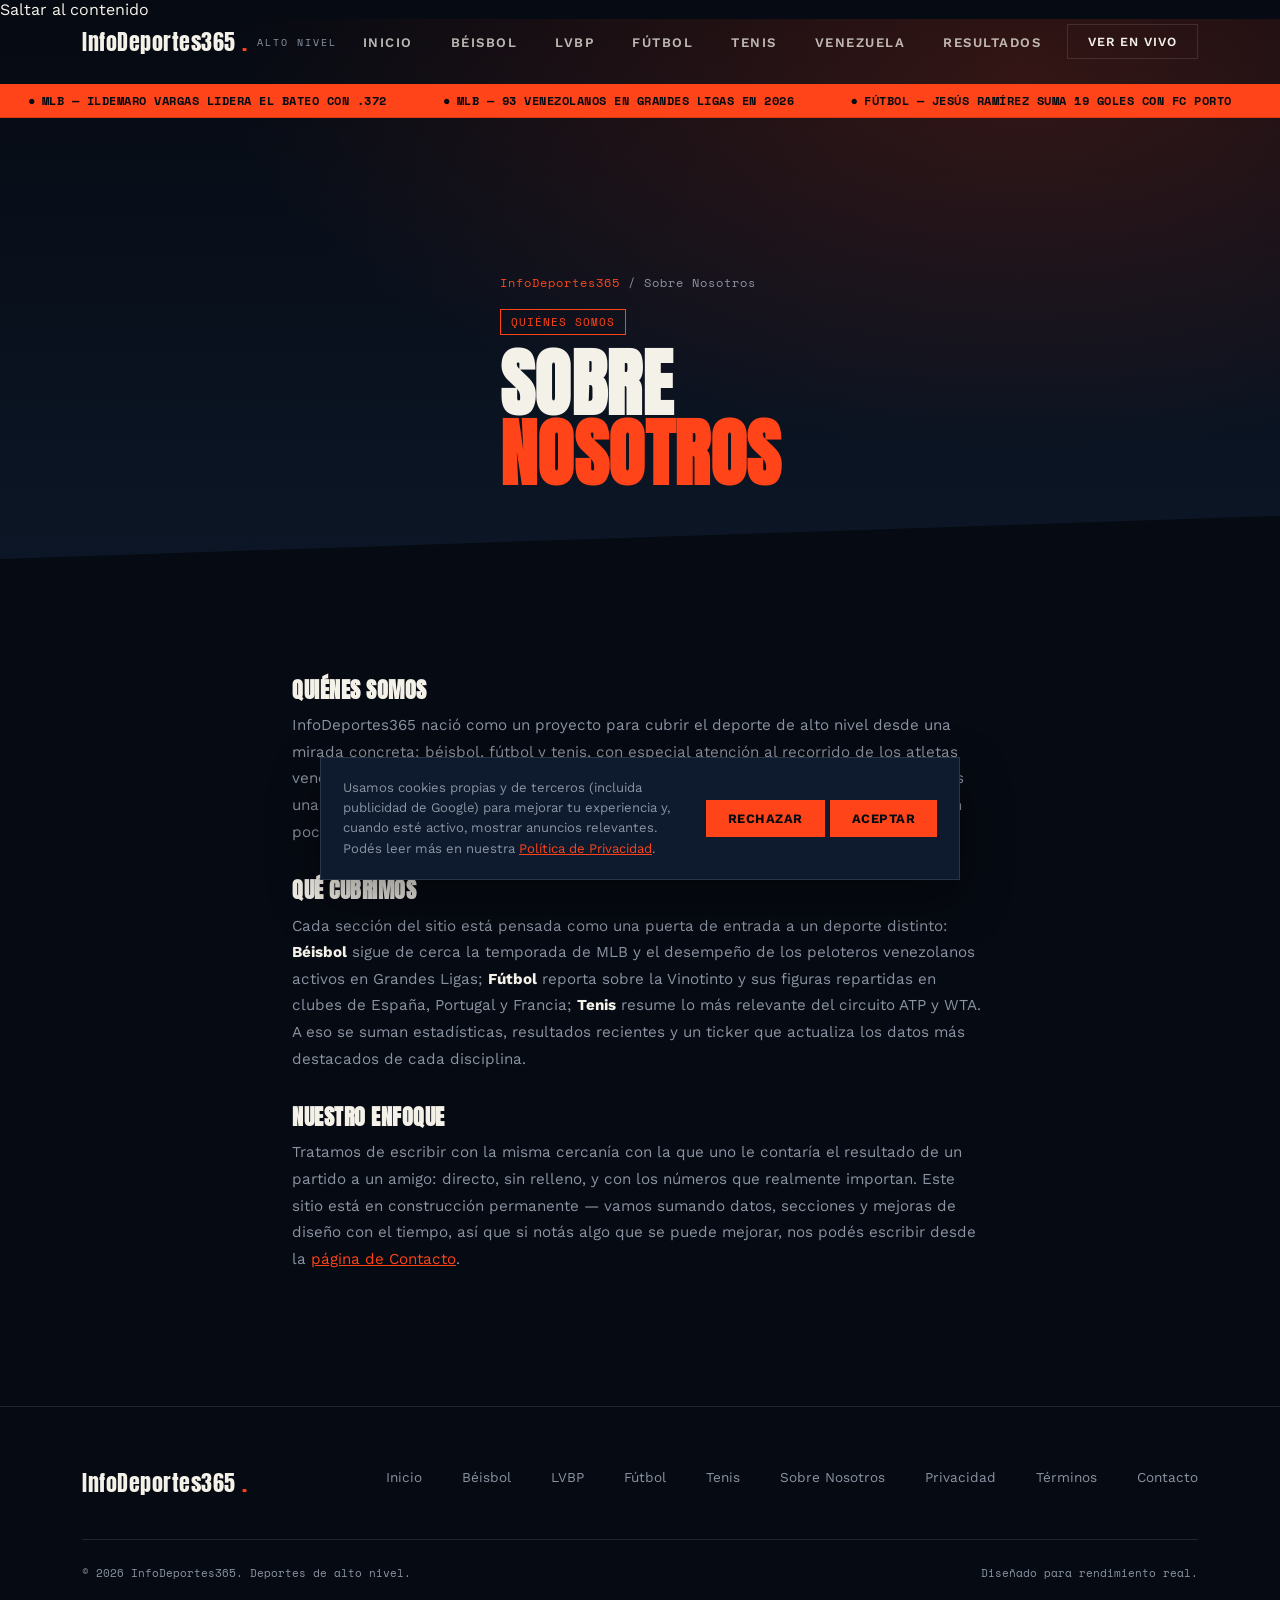
<file: sobre-nosotros.html>
<!DOCTYPE html>
<html lang="es">
<head>
<meta charset="UTF-8">
<meta name="viewport" content="width=device-width, initial-scale=1.0">
<title>Sobre Nosotros — InfoDeportes365</title>
<meta name="description" content="Quiénes hacemos InfoDeportes365: cobertura de béisbol, fútbol y tenis de alto nivel, con foco en el talento venezolano.">
<link rel="canonical" href="https://www.infodeportes365.com/sobre-nosotros.html">
<link rel="icon" type="image/png" href="img/favicon-32x32.png">
<link rel="apple-touch-icon" href="img/apple-touch-icon.png">

<meta property="og:type" content="website">
<meta property="og:title" content="Sobre Nosotros — InfoDeportes365">
<meta property="og:description" content="Quiénes hacemos InfoDeportes365: cobertura de béisbol, fútbol y tenis de alto nivel, con foco en el talento venezolano.">
<meta property="og:url" content="https://www.infodeportes365.com/sobre-nosotros.html">
<meta property="og:image" content="https://www.infodeportes365.com/img/og-default.png">
<meta property="og:locale" content="es_ES">
<meta name="twitter:card" content="summary_large_image">
<meta name="twitter:title" content="Sobre Nosotros — InfoDeportes365">
<meta name="twitter:description" content="Quiénes hacemos InfoDeportes365: cobertura de béisbol, fútbol y tenis de alto nivel, con foco en el talento venezolano.">
<meta name="twitter:image" content="https://www.infodeportes365.com/img/og-default.png">
<meta name="description" content="Quiénes hacemos InfoDeportes365: cobertura de béisbol, fútbol y tenis de alto nivel, con foco en el talento venezolano.">
<link rel="preconnect" href="https://fonts.googleapis.com">
<link href="https://fonts.googleapis.com/css2?family=Anton&family=Space+Mono:wght@400;700&family=Work+Sans:wght@400;500;600;700&display=swap" rel="stylesheet">
<link rel="stylesheet" href="css/styles.css">
<script type="application/ld+json">
{
  "@context": "https://schema.org",
  "@type": "BreadcrumbList",
  "itemListElement": [
    {"@type": "ListItem", "position": 1, "name": "InfoDeportes365", "item": "https://www.infodeportes365.com/index.html"},
    {"@type": "ListItem", "position": 2, "name": "Sobre Nosotros", "item": "https://www.infodeportes365.com/sobre-nosotros.html"}
  ]
}
</script>
</head>
<body>
<a href="#main-content" class="skip-link">Saltar al contenido</a>
<noscript><div style="background:#ff4419;color:#0e1b2e;padding:14px 20px;text-align:center;font-family:sans-serif;font-weight:700;">Este sitio funciona mejor con JavaScript activado — el menú y el ticker de resultados no van a funcionar sin él.</div></noscript>

<header id="siteHeader">
  <div class="nav-inner">
    <a href="index.html" class="logo">InfoDeportes365<span>.</span><small>ALTO&nbsp;NIVEL</small></a>
    <ul class="nav-links">
      <li><a href="index.html" class="nav-link">Inicio</a></li>
      <li><a href="beisbol.html" class="nav-link">Béisbol</a></li>
      <li><a href="beisbol-venezolano.html" class="nav-link">LVBP</a></li>
      <li><a href="futbol.html" class="nav-link">Fútbol</a></li>
      <li><a href="tenis.html" class="nav-link">Tenis</a></li>
      <li><a href="index.html#venezuela" class="nav-link">Venezuela</a></li>
      <li><a href="index.html#resultados" class="nav-link">Resultados</a></li>
    </ul>
    <div class="nav-cta">
      <a href="index.html#resultados" class="btn-ghost">Ver en vivo</a>
      <div class="burger" id="burger" role="button" aria-label="Abrir menú" aria-expanded="false" tabindex="0">
        <span></span><span></span><span></span>
      </div>
    </div>
  </div>
</header>

<div class="ticker-bar">
  <div class="ticker-track" id="tickerTrack"></div>
</div>

<div class="scrim" id="scrim"></div>
<nav class="mobile-menu" id="mobileMenu">
  <a href="index.html"><span class="m-index">01</span>Inicio</a>
  <a href="beisbol.html"><span class="m-index">02</span>Béisbol</a>
  <a href="beisbol-venezolano.html"><span class="m-index">03</span>LVBP</a>
  <a href="futbol.html"><span class="m-index">04</span>Fútbol</a>
  <a href="tenis.html"><span class="m-index">05</span>Tenis</a>
  <a href="index.html#venezuela"><span class="m-index">06</span>Venezuela</a>
  <a href="index.html#resultados"><span class="m-index">07</span>Resultados</a>
</nav>

<main id="main-content">
  <section class="sport-hero">
    <div class="wrap">
      <span class="breadcrumb"><a href="index.html">InfoDeportes365</a> / Sobre Nosotros</span>
      <span class="tag-pill">Quiénes somos</span>
      <h1>SOBRE<br><span class="accent">NOSOTROS</span></h1>
    </div>
  </section>

  <section>
    <div class="wrap prose">
      <h2>Quiénes somos</h2>
      <p>InfoDeportes365 nació como un proyecto para cubrir el deporte de alto nivel desde una mirada
      concreta: béisbol, fútbol y tenis, con especial atención al recorrido de los atletas venezolanos
      en las Grandes Ligas y en las principales ligas europeas de fútbol. No somos una cadena de
      noticias masiva — somos un sitio chico, con foco, que prioriza contar bien pocas cosas antes que
      cubrir todo a medias.</p>

      <h2>Qué cubrimos</h2>
      <p>Cada sección del sitio está pensada como una puerta de entrada a un deporte distinto:
      <b>Béisbol</b> sigue de cerca la temporada de MLB y el desempeño de los peloteros venezolanos
      activos en Grandes Ligas; <b>Fútbol</b> reporta sobre la Vinotinto y sus figuras repartidas en
      clubes de España, Portugal y Francia; <b>Tenis</b> resume lo más relevante del circuito ATP y WTA.
      A eso se suman estadísticas, resultados recientes y un ticker que actualiza los datos más
      destacados de cada disciplina.</p>

      <h2>Nuestro enfoque</h2>
      <p>Tratamos de escribir con la misma cercanía con la que uno le contaría el resultado de un
      partido a un amigo: directo, sin relleno, y con los números que realmente importan. Este sitio
      está en construcción permanente — vamos sumando datos, secciones y mejoras de diseño con el
      tiempo, así que si notás algo que se puede mejorar, nos podés escribir desde la
      <a href="contacto.html" style="color:var(--fire); text-decoration:underline;">página de Contacto</a>.</p>
    </div>
  </section>
</main>

<footer>
  <div class="wrap">
    <div class="foot-grid">
      <a href="index.html" class="logo">InfoDeportes365<span>.</span></a>
      <ul class="foot-links">
        <li><a href="index.html">Inicio</a></li>
        <li><a href="beisbol.html">Béisbol</a></li>
        <li><a href="beisbol-venezolano.html">LVBP</a></li>
        <li><a href="futbol.html">Fútbol</a></li>
        <li><a href="tenis.html">Tenis</a></li>
        <li><a href="sobre-nosotros.html">Sobre Nosotros</a></li>
        <li><a href="privacidad.html">Privacidad</a></li>
        <li><a href="terminos.html">Términos</a></li>
        <li><a href="contacto.html">Contacto</a></li>
      </ul>
    </div>
    <div class="foot-bottom">
      <span>© 2026 InfoDeportes365. Deportes de alto nivel.</span>
      <span>Diseñado para rendimiento real.</span>
    </div>
  </div>
</footer>

<div class="cookie-banner" id="cookieBanner">
  <p>Usamos cookies propias y de terceros (incluida publicidad de Google) para mejorar tu
  experiencia y, cuando esté activo, mostrar anuncios relevantes. Podés leer más en nuestra
  <a href="privacidad.html">Política de Privacidad</a>.</p>
  <div class="cookie-actions">
    <button id="cookieReject" class="cookie-reject">Rechazar</button>
    <button id="cookieAccept">Aceptar</button>
  </div>
</div>

<script>
  window.TICKER_DATA = [
    'MLB — ILDEMARO VARGAS LIDERA EL BATEO CON .372',
    'MLB — 93 VENEZOLANOS EN GRANDES LIGAS EN 2026',
    'FÚTBOL — JESÚS RAMÍREZ SUMA 19 GOLES CON FC PORTO',
    'TENIS — SINNER LIDERA EL RANKING ATP'
  ];
</script>
<script src="js/main.js" defer></script>

</body>
</html>
</file>
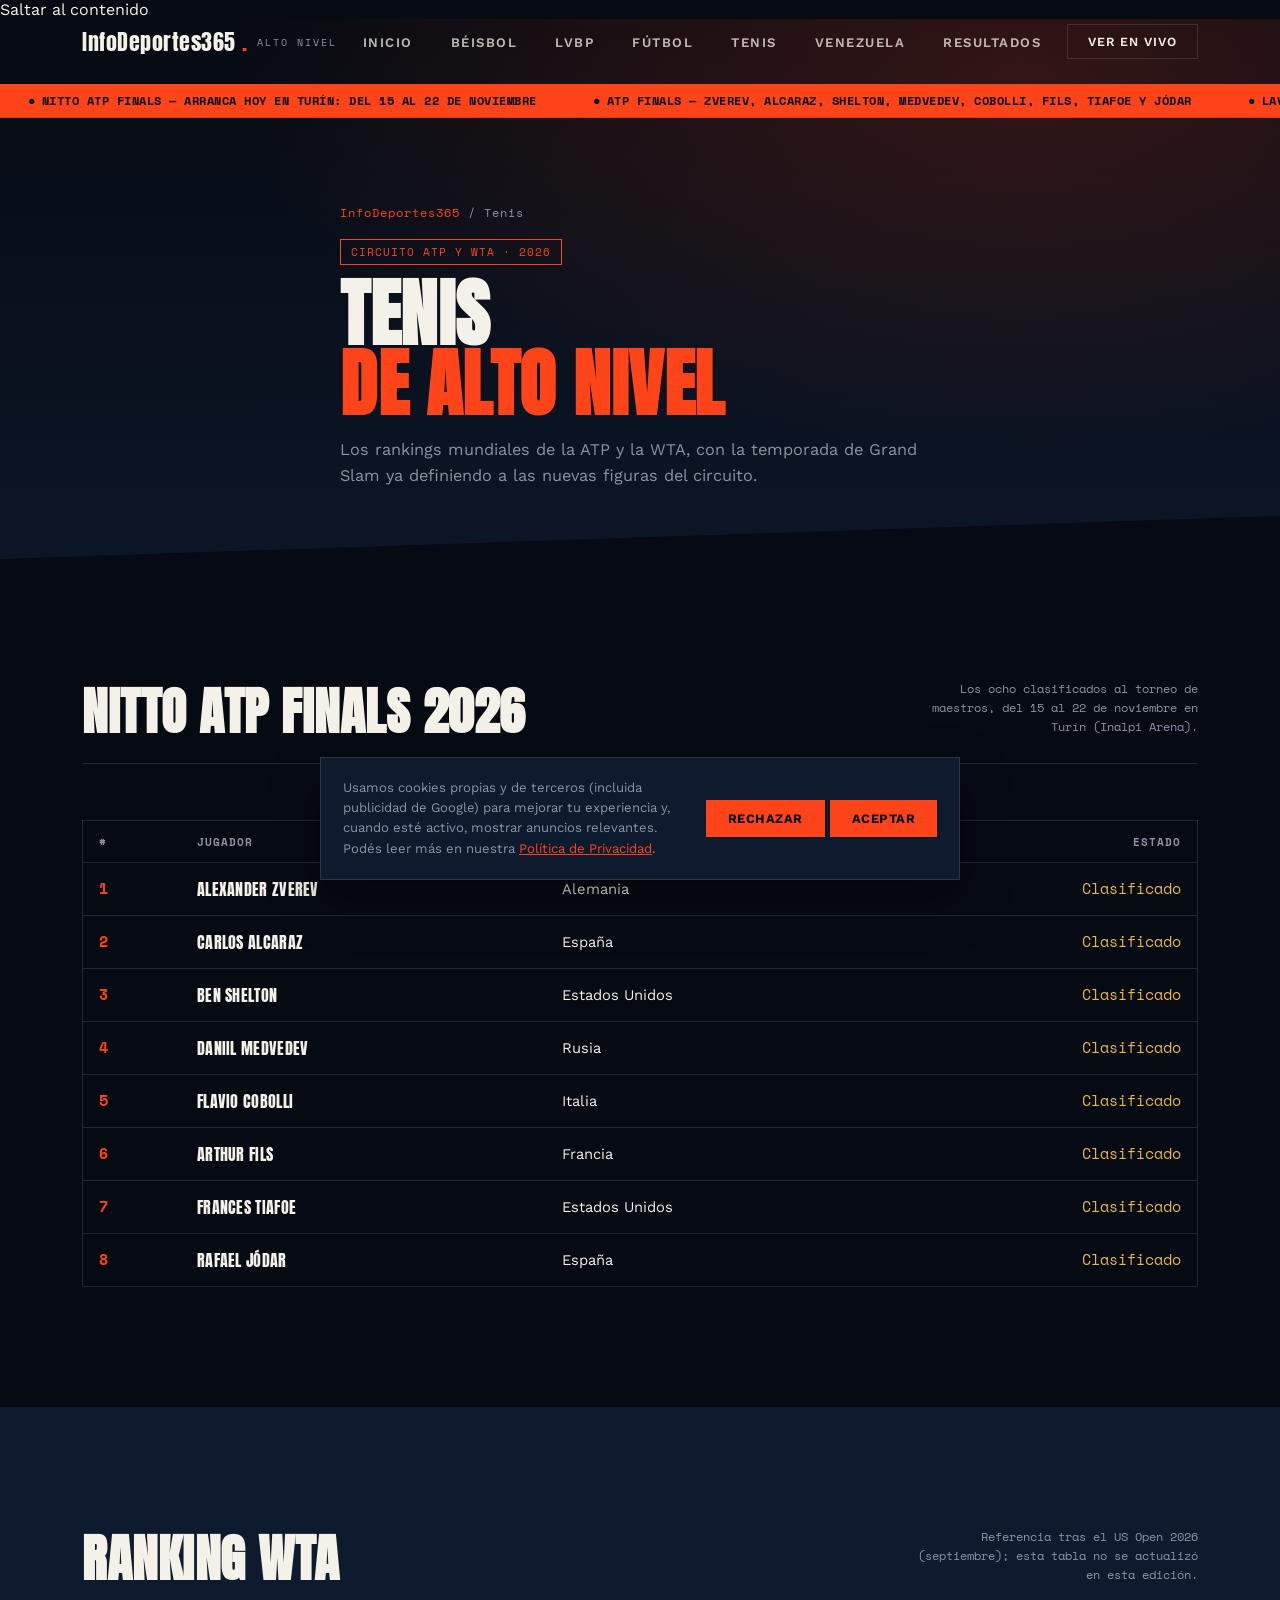
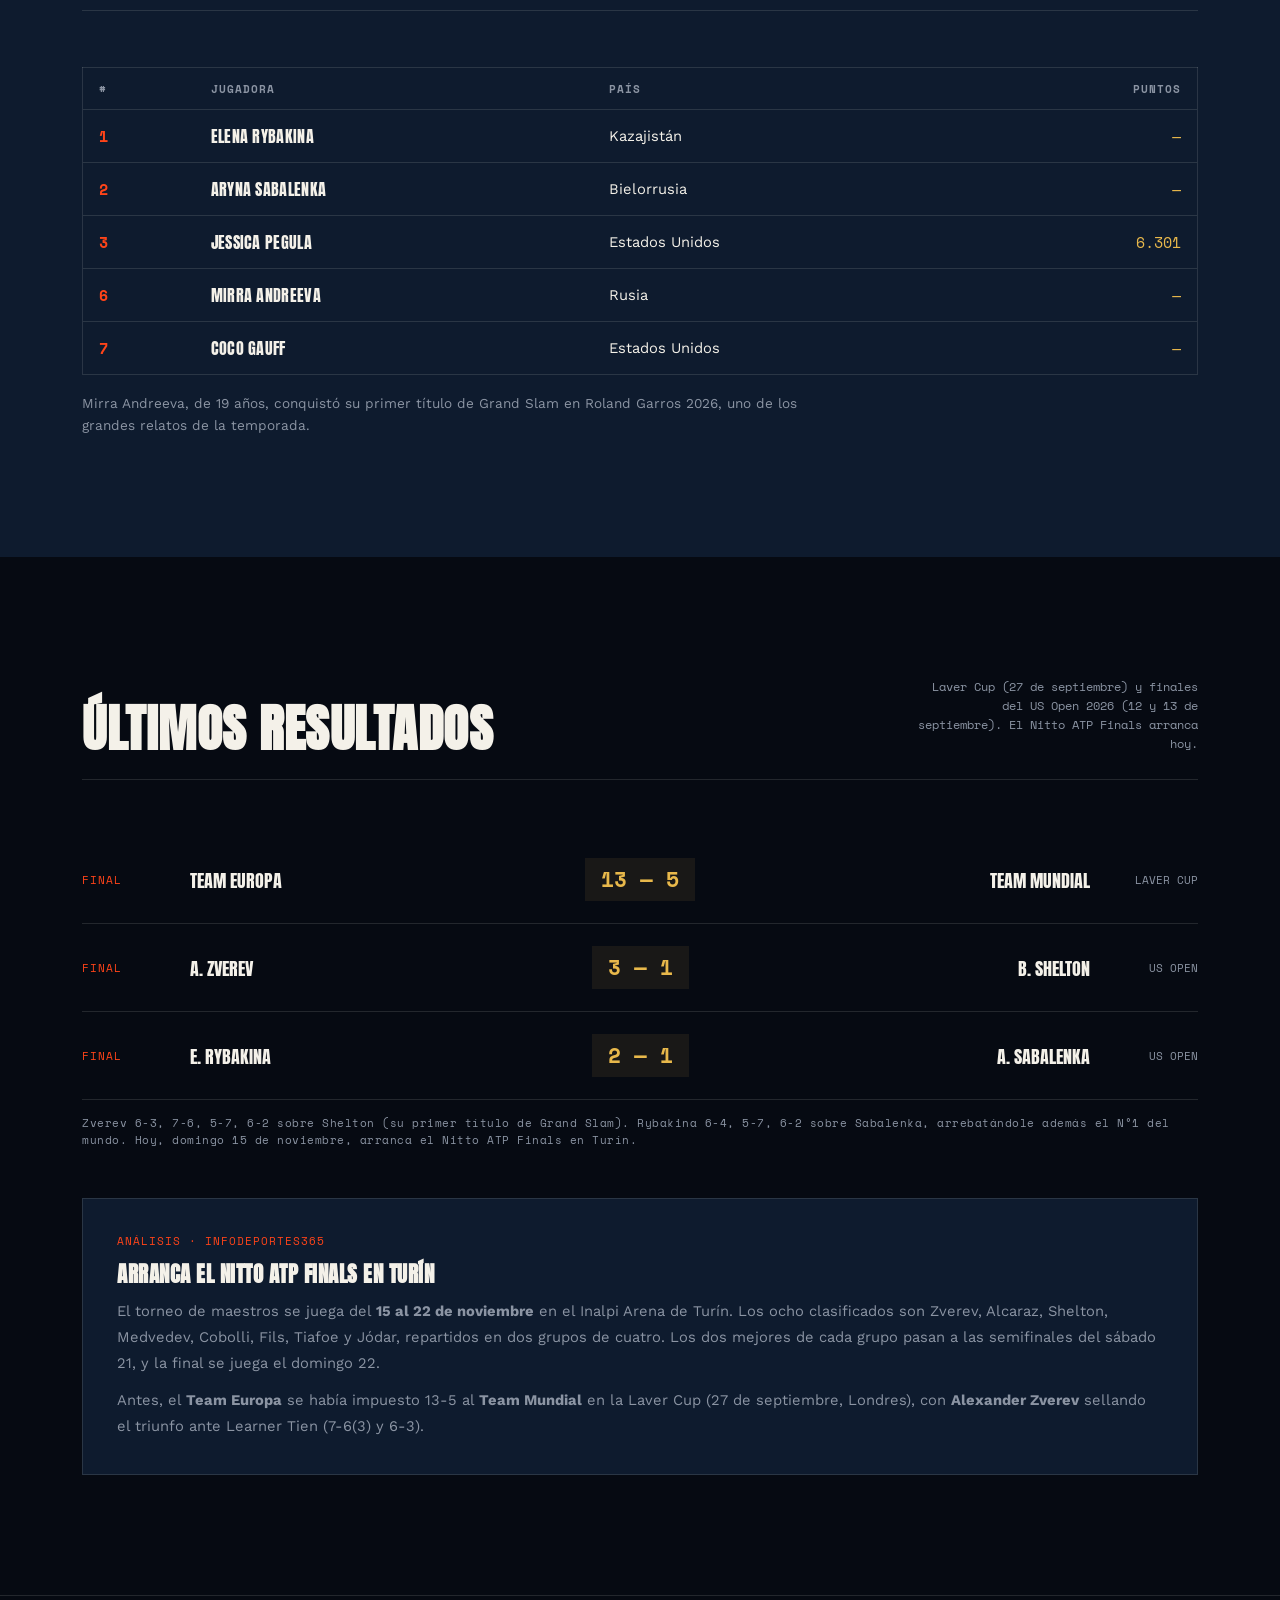
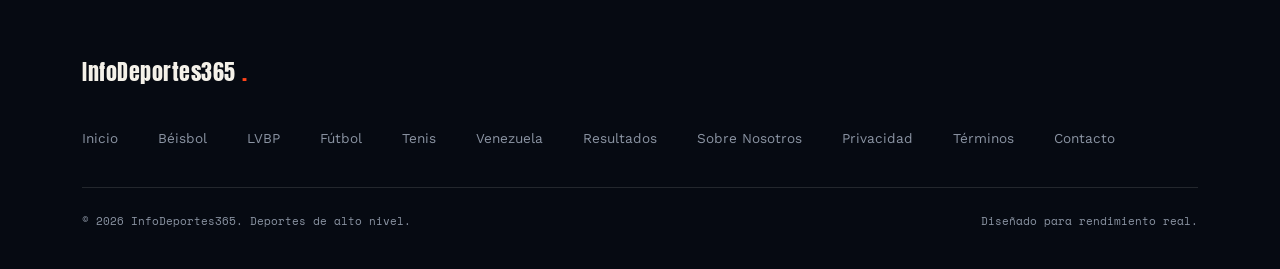
<file: tenis.html>
<!DOCTYPE html>
<html lang="es">
<head>
<meta charset="UTF-8">
<meta name="viewport" content="width=device-width, initial-scale=1.0">
<title>Tenis — InfoDeportes365</title>
<meta name="description" content="Ranking ATP y WTA, resultados recientes y lo más destacado del circuito de tenis profesional.">
<link rel="canonical" href="https://www.infodeportes365.com/tenis.html">
<link rel="icon" type="image/png" href="img/favicon-32x32.png">
<link rel="apple-touch-icon" href="img/apple-touch-icon.png">

<meta property="og:type" content="website">
<meta property="og:title" content="Tenis — InfoDeportes365">
<meta property="og:description" content="Ranking ATP y WTA, resultados recientes y lo más destacado del circuito de tenis profesional.">
<meta property="og:url" content="https://www.infodeportes365.com/tenis.html">
<meta property="og:image" content="https://www.infodeportes365.com/img/og-tenis.png">
<meta property="og:locale" content="es_ES">
<meta name="twitter:card" content="summary_large_image">
<meta name="twitter:title" content="Tenis — InfoDeportes365">
<meta name="twitter:description" content="Ranking ATP y WTA, resultados recientes y lo más destacado del circuito de tenis profesional.">
<meta name="twitter:image" content="https://www.infodeportes365.com/img/og-tenis.png">
<link rel="preconnect" href="https://fonts.googleapis.com">
<link href="https://fonts.googleapis.com/css2?family=Anton&family=Space+Mono:wght@400;700&family=Work+Sans:wght@400;500;600;700&display=swap" rel="stylesheet">
<link rel="stylesheet" href="css/styles.css">
<script type="application/ld+json">
{
  "@context": "https://schema.org",
  "@type": "BreadcrumbList",
  "itemListElement": [
    {"@type": "ListItem", "position": 1, "name": "InfoDeportes365", "item": "https://www.infodeportes365.com/index.html"},
    {"@type": "ListItem", "position": 2, "name": "Tenis", "item": "https://www.infodeportes365.com/tenis.html"}
  ]
}
</script>
</head>
<body>
<a href="#main-content" class="skip-link">Saltar al contenido</a>
<noscript><div style="background:#ff4419;color:#0e1b2e;padding:14px 20px;text-align:center;font-family:sans-serif;font-weight:700;">Este sitio funciona mejor con JavaScript activado — el menú y el ticker de resultados no van a funcionar sin él.</div></noscript>

<header id="siteHeader">
  <div class="nav-inner">
    <a href="index.html" class="logo">InfoDeportes365<span>.</span><small>ALTO&nbsp;NIVEL</small></a>
    <ul class="nav-links">
      <li><a href="index.html" class="nav-link">Inicio</a></li>
      <li><a href="beisbol.html" class="nav-link">Béisbol</a></li>
      <li><a href="beisbol-venezolano.html" class="nav-link">LVBP</a></li>
      <li><a href="futbol.html" class="nav-link">Fútbol</a></li>
      <li><a href="tenis.html" class="nav-link active">Tenis</a></li>
      <li><a href="index.html#venezuela" class="nav-link">Venezuela</a></li>
      <li><a href="index.html#resultados" class="nav-link">Resultados</a></li>
    </ul>
    <div class="nav-cta">
      <a href="index.html#resultados" class="btn-ghost">Ver en vivo</a>
      <div class="burger" id="burger" role="button" aria-label="Abrir menú" aria-expanded="false" tabindex="0">
        <span></span><span></span><span></span>
      </div>
    </div>
  </div>
</header>

<div class="ticker-bar">
  <div class="ticker-track" id="tickerTrack"></div>
</div>

<div class="scrim" id="scrim"></div>
<nav class="mobile-menu" id="mobileMenu">
  <a href="index.html"><span class="m-index">01</span>Inicio</a>
  <a href="beisbol.html"><span class="m-index">02</span>Béisbol</a>
  <a href="beisbol-venezolano.html"><span class="m-index">03</span>LVBP</a>
  <a href="futbol.html"><span class="m-index">04</span>Fútbol</a>
  <a href="tenis.html"><span class="m-index">05</span>Tenis</a>
  <a href="index.html#venezuela"><span class="m-index">06</span>Venezuela</a>
  <a href="index.html#resultados"><span class="m-index">07</span>Resultados</a>
</nav>

<main id="main-content">

  <section class="sport-hero">
    <div class="wrap">
      <span class="breadcrumb"><a href="index.html">InfoDeportes365</a> / Tenis</span>
      <span class="tag-pill">Circuito ATP y WTA · 2026</span>
      <h1>TENIS<br><span class="accent">DE ALTO NIVEL</span></h1>
      <p class="lead">Los rankings mundiales de la ATP y la WTA, con la temporada de Grand Slam ya definiendo a las nuevas figuras del circuito.</p>
    </div>
  </section>

  <section id="atp">
    <div class="wrap">
      <div class="sec-head">
        <h2>Nitto ATP Finals 2026</h2>
        <p class="sec-tag">Los ocho clasificados al torneo de maestros, del 15 al 22 de noviembre en Turín (Inalpi Arena).</p>
      </div>
      <table class="rank-table">
        <thead>
          <tr><th>#</th><th>Jugador</th><th>País</th><th style="text-align:right;">Estado</th></tr>
        </thead>
        <tbody>
          <tr><td class="pos">1</td><td class="name">Alexander Zverev</td><td>Alemania</td><td class="pts">Clasificado</td></tr>
          <tr><td class="pos">2</td><td class="name">Carlos Alcaraz</td><td>España</td><td class="pts">Clasificado</td></tr>
          <tr><td class="pos">3</td><td class="name">Ben Shelton</td><td>Estados Unidos</td><td class="pts">Clasificado</td></tr>
          <tr><td class="pos">4</td><td class="name">Daniil Medvedev</td><td>Rusia</td><td class="pts">Clasificado</td></tr>
          <tr><td class="pos">5</td><td class="name">Flavio Cobolli</td><td>Italia</td><td class="pts">Clasificado</td></tr>
          <tr><td class="pos">6</td><td class="name">Arthur Fils</td><td>Francia</td><td class="pts">Clasificado</td></tr>
          <tr><td class="pos">7</td><td class="name">Frances Tiafoe</td><td>Estados Unidos</td><td class="pts">Clasificado</td></tr>
          <tr><td class="pos">8</td><td class="name">Rafael Jódar</td><td>España</td><td class="pts">Clasificado</td></tr>
        </tbody>
      </table>
    </div>
  </section>

  <section id="wta" style="background:var(--navy);">
    <div class="wrap">
      <div class="sec-head">
        <h2>Ranking WTA</h2>
        <p class="sec-tag">Referencia tras el US Open 2026 (septiembre); esta tabla no se actualizó en esta edición.</p>
      </div>
      <table class="rank-table">
        <thead>
          <tr><th>#</th><th>Jugadora</th><th>País</th><th style="text-align:right;">Puntos</th></tr>
        </thead>
        <tbody>
          <tr><td class="pos">1</td><td class="name">Elena Rybakina</td><td>Kazajistán</td><td class="pts">—</td></tr>
          <tr><td class="pos">2</td><td class="name">Aryna Sabalenka</td><td>Bielorrusia</td><td class="pts">—</td></tr>
          <tr><td class="pos">3</td><td class="name">Jessica Pegula</td><td>Estados Unidos</td><td class="pts">6.301</td></tr>
          <tr><td class="pos">6</td><td class="name">Mirra Andreeva</td><td>Rusia</td><td class="pts">—</td></tr>
          <tr><td class="pos">7</td><td class="name">Coco Gauff</td><td>Estados Unidos</td><td class="pts">—</td></tr>
        </tbody>
      </table>
      <p class="vzla-note">Mirra Andreeva, de 19 años, conquistó su primer título de Grand Slam en Roland Garros 2026, uno de los grandes relatos de la temporada.</p>
    </div>
  </section>

  <section id="resultados-tenis">
    <div class="wrap">
      <div class="sec-head">
        <h2>Últimos resultados</h2>
        <p class="sec-tag">Laver Cup (27 de septiembre) y finales del US Open 2026 (12 y 13 de septiembre). El Nitto ATP Finals arranca hoy.</p>
      </div>
      <div class="result-list">
        <div class="result-row">
          <span class="tag">FINAL</span>
          <span class="team">Team Europa</span>
          <span class="score">13 — 5</span>
          <span class="team team-b">Team Mundial</span>
          <span class="date">LAVER CUP</span>
        </div>
        <div class="result-row">
          <span class="tag">FINAL</span>
          <span class="team">A. Zverev</span>
          <span class="score">3 — 1</span>
          <span class="team team-b">B. Shelton</span>
          <span class="date">US OPEN</span>
        </div>
        <div class="result-row">
          <span class="tag">FINAL</span>
          <span class="team">E. Rybakina</span>
          <span class="score">2 — 1</span>
          <span class="team team-b">A. Sabalenka</span>
          <span class="date">US OPEN</span>
        </div>
      </div>
      <p style="margin-top:14px; font-family:'Space Mono', monospace; font-size:0.7rem; color:var(--steel); letter-spacing:0.5px;">
        Zverev 6-3, 7-6, 5-7, 6-2 sobre Shelton (su primer título de Grand Slam). Rybakina 6-4, 5-7, 6-2 sobre Sabalenka, arrebatándole además el N°1 del mundo. Hoy, domingo 15 de noviembre, arranca el Nitto ATP Finals en Turín.
      </p>
    </div>

    <div class="wrap">
      <div class="analisis">
        <span class="byline">Análisis · InfoDeportes365</span>
        <h2>Arranca el Nitto ATP Finals en Turín</h2>
        <p>El torneo de maestros se juega del <b>15 al 22 de noviembre</b> en el Inalpi Arena de Turín. Los ocho
        clasificados son Zverev, Alcaraz, Shelton, Medvedev, Cobolli, Fils, Tiafoe y Jódar, repartidos en dos grupos de
        cuatro. Los dos mejores de cada grupo pasan a las semifinales del sábado 21, y la final se juega el domingo 22.</p>
        <p>Antes, el <b>Team Europa</b> se había impuesto 13-5 al <b>Team Mundial</b> en la Laver Cup (27 de septiembre, Londres),
        con <b>Alexander Zverev</b> sellando el triunfo ante Learner Tien (7-6(3) y 6-3).</p>
      </div>
    </div>
  </section>

</main>

<footer>
  <div class="wrap">
    <div class="foot-grid">
      <a href="index.html" class="logo">InfoDeportes365<span>.</span></a>
      <ul class="foot-links">
        <li><a href="index.html">Inicio</a></li>
        <li><a href="beisbol.html">Béisbol</a></li>
        <li><a href="beisbol-venezolano.html">LVBP</a></li>
        <li><a href="futbol.html">Fútbol</a></li>
        <li><a href="tenis.html">Tenis</a></li>
        <li><a href="index.html#venezuela">Venezuela</a></li>
        <li><a href="index.html#resultados">Resultados</a></li>
        <li><a href="sobre-nosotros.html">Sobre Nosotros</a></li>
        <li><a href="privacidad.html">Privacidad</a></li>
        <li><a href="terminos.html">Términos</a></li>
        <li><a href="contacto.html">Contacto</a></li>
      </ul>
    </div>
    <div class="foot-bottom">
      <span>© 2026 InfoDeportes365. Deportes de alto nivel.</span>
      <span>Diseñado para rendimiento real.</span>
    </div>
  </div>
</footer>

<div class="cookie-banner" id="cookieBanner">
  <p>Usamos cookies propias y de terceros (incluida publicidad de Google) para mejorar tu
  experiencia y, cuando esté activo, mostrar anuncios relevantes. Podés leer más en nuestra
  <a href="privacidad.html">Política de Privacidad</a>.</p>
  <div class="cookie-actions">
    <button id="cookieReject" class="cookie-reject">Rechazar</button>
    <button id="cookieAccept">Aceptar</button>
  </div>
</div>

<script>
  window.TICKER_DATA = [
    'NITTO ATP FINALS — ARRANCA HOY EN TURÍN: DEL 15 AL 22 DE NOVIEMBRE',
    'ATP FINALS — ZVEREV, ALCARAZ, SHELTON, MEDVEDEV, COBOLLI, FILS, TIAFOE Y JÓDAR',
    'LAVER CUP 2026 — TEAM EUROPA 13 - 5 TEAM MUNDIAL',
    'US OPEN 2026 — ZVEREV Y RYBAKINA, CAMPEONES'
  ];
</script>
<script src="js/main.js" defer></script>

</body>
</html>
</file>
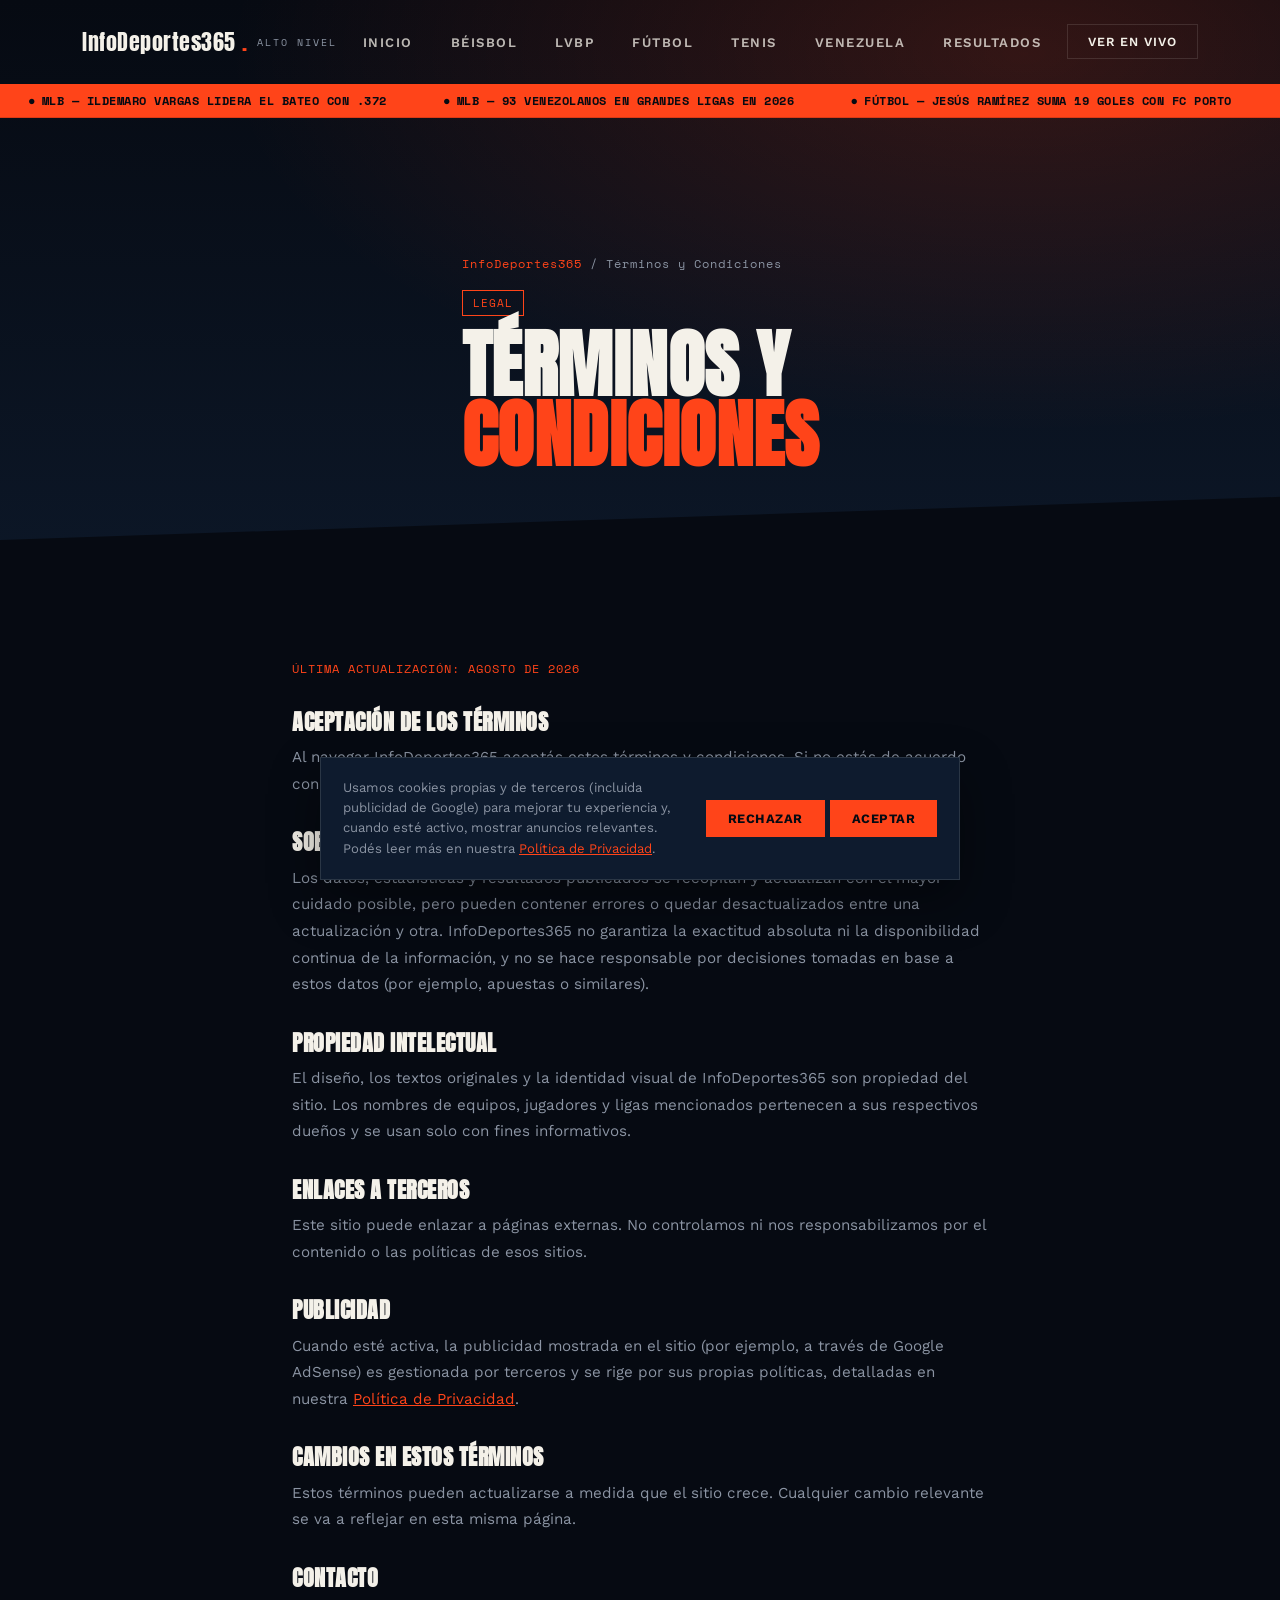
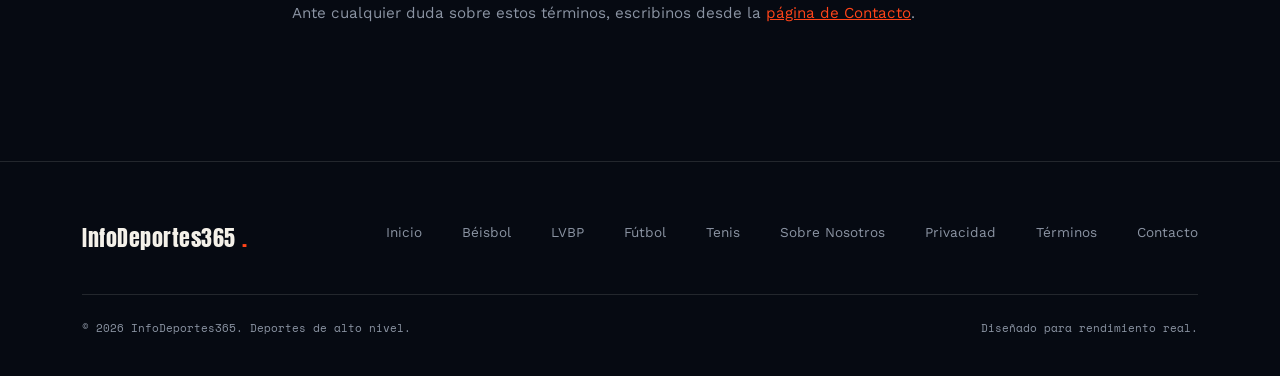
<file: terminos.html>
<!DOCTYPE html>
<html lang="es">
<head>
<meta charset="UTF-8">
<meta name="viewport" content="width=device-width, initial-scale=1.0">
<title>Términos y Condiciones — InfoDeportes365</title>
<meta name="description" content="Términos y condiciones de uso del sitio InfoDeportes365.">
<link rel="canonical" href="https://www.infodeportes365.com/terminos.html">
<link rel="icon" type="image/png" href="img/favicon-32x32.png">
<link rel="apple-touch-icon" href="img/apple-touch-icon.png">

<meta property="og:type" content="website">
<meta property="og:title" content="Términos y Condiciones — InfoDeportes365">
<meta property="og:description" content="Términos y condiciones de uso del sitio InfoDeportes365.">
<meta property="og:url" content="https://www.infodeportes365.com/terminos.html">
<meta property="og:image" content="https://www.infodeportes365.com/img/og-default.png">
<meta property="og:locale" content="es_ES">
<meta name="twitter:card" content="summary_large_image">
<meta name="twitter:title" content="Términos y Condiciones — InfoDeportes365">
<meta name="twitter:description" content="Términos y condiciones de uso del sitio InfoDeportes365.">
<meta name="twitter:image" content="https://www.infodeportes365.com/img/og-default.png">

<link rel="preconnect" href="https://fonts.googleapis.com">
<link href="https://fonts.googleapis.com/css2?family=Anton&family=Space+Mono:wght@400;700&family=Work+Sans:wght@400;500;600;700&display=swap" rel="stylesheet">
<link rel="stylesheet" href="css/styles.css">
<script type="application/ld+json">
{
  "@context": "https://schema.org",
  "@type": "BreadcrumbList",
  "itemListElement": [
    {"@type": "ListItem", "position": 1, "name": "InfoDeportes365", "item": "https://www.infodeportes365.com/index.html"},
    {"@type": "ListItem", "position": 2, "name": "Términos y Condiciones", "item": "https://www.infodeportes365.com/terminos.html"}
  ]
}
</script>
</head>
<body>
<noscript><div style="background:#ff4419;color:#0e1b2e;padding:14px 20px;text-align:center;font-family:sans-serif;font-weight:700;">Este sitio funciona mejor con JavaScript activado — el menú y el ticker de resultados no van a funcionar sin él.</div></noscript>

<header id="siteHeader">
  <div class="nav-inner">
    <a href="index.html" class="logo">InfoDeportes365<span>.</span><small>ALTO&nbsp;NIVEL</small></a>
    <ul class="nav-links">
      <li><a href="index.html" class="nav-link">Inicio</a></li>
      <li><a href="beisbol.html" class="nav-link">Béisbol</a></li>
      <li><a href="beisbol-venezolano.html" class="nav-link">LVBP</a></li>
      <li><a href="futbol.html" class="nav-link">Fútbol</a></li>
      <li><a href="tenis.html" class="nav-link">Tenis</a></li>
      <li><a href="index.html#venezuela" class="nav-link">Venezuela</a></li>
      <li><a href="index.html#resultados" class="nav-link">Resultados</a></li>
    </ul>
    <div class="nav-cta">
      <a href="index.html#resultados" class="btn-ghost">Ver en vivo</a>
      <div class="burger" id="burger" role="button" aria-label="Abrir menú" aria-expanded="false" tabindex="0">
        <span></span><span></span><span></span>
      </div>
    </div>
  </div>
</header>

<div class="ticker-bar"><div class="ticker-track" id="tickerTrack"></div></div>

<div class="scrim" id="scrim"></div>
<nav class="mobile-menu" id="mobileMenu">
  <a href="index.html"><span class="m-index">01</span>Inicio</a>
  <a href="beisbol.html"><span class="m-index">02</span>Béisbol</a>
  <a href="beisbol-venezolano.html"><span class="m-index">03</span>LVBP</a>
  <a href="futbol.html"><span class="m-index">04</span>Fútbol</a>
  <a href="tenis.html"><span class="m-index">05</span>Tenis</a>
  <a href="index.html#venezuela"><span class="m-index">06</span>Venezuela</a>
  <a href="index.html#resultados"><span class="m-index">07</span>Resultados</a>
</nav>

<main>
  <section class="sport-hero">
    <div class="wrap">
      <span class="breadcrumb"><a href="index.html">InfoDeportes365</a> / Términos y Condiciones</span>
      <span class="tag-pill">Legal</span>
      <h1>TÉRMINOS Y<br><span class="accent">CONDICIONES</span></h1>
    </div>
  </section>

  <section>
    <div class="wrap prose">
      <span class="updated">Última actualización: agosto de 2026</span>

      <h2>Aceptación de los términos</h2>
      <p>Al navegar InfoDeportes365 aceptás estos términos y condiciones. Si no estás de acuerdo
      con alguno de los puntos, te pedimos que no uses el sitio.</p>

      <h2>Sobre el contenido</h2>
      <p>Los datos, estadísticas y resultados publicados se recopilan y actualizan con el mayor
      cuidado posible, pero pueden contener errores o quedar desactualizados entre una actualización
      y otra. InfoDeportes365 no garantiza la exactitud absoluta ni la disponibilidad continua de la
      información, y no se hace responsable por decisiones tomadas en base a estos datos (por
      ejemplo, apuestas o similares).</p>

      <h2>Propiedad intelectual</h2>
      <p>El diseño, los textos originales y la identidad visual de InfoDeportes365 son propiedad del
      sitio. Los nombres de equipos, jugadores y ligas mencionados pertenecen a sus respectivos
      dueños y se usan solo con fines informativos.</p>

      <h2>Enlaces a terceros</h2>
      <p>Este sitio puede enlazar a páginas externas. No controlamos ni nos responsabilizamos por el
      contenido o las políticas de esos sitios.</p>

      <h2>Publicidad</h2>
      <p>Cuando esté activa, la publicidad mostrada en el sitio (por ejemplo, a través de Google
      AdSense) es gestionada por terceros y se rige por sus propias políticas, detalladas en nuestra
      <a href="privacidad.html" style="color:var(--fire); text-decoration:underline;">Política de Privacidad</a>.</p>

      <h2>Cambios en estos términos</h2>
      <p>Estos términos pueden actualizarse a medida que el sitio crece. Cualquier cambio relevante
      se va a reflejar en esta misma página.</p>

      <h2>Contacto</h2>
      <p>Ante cualquier duda sobre estos términos, escribinos desde la
      <a href="contacto.html" style="color:var(--fire); text-decoration:underline;">página de Contacto</a>.</p>
    </div>
  </section>
</main>

<footer>
  <div class="wrap">
    <div class="foot-grid">
      <a href="index.html" class="logo">InfoDeportes365<span>.</span></a>
      <ul class="foot-links">
        <li><a href="index.html">Inicio</a></li>
        <li><a href="beisbol.html">Béisbol</a></li>
        <li><a href="beisbol-venezolano.html">LVBP</a></li>
        <li><a href="futbol.html">Fútbol</a></li>
        <li><a href="tenis.html">Tenis</a></li>
        <li><a href="sobre-nosotros.html">Sobre Nosotros</a></li>
        <li><a href="privacidad.html">Privacidad</a></li>
        <li><a href="terminos.html">Términos</a></li>
        <li><a href="contacto.html">Contacto</a></li>
      </ul>
    </div>
    <div class="foot-bottom">
      <span>© 2026 InfoDeportes365. Deportes de alto nivel.</span>
      <span>Diseñado para rendimiento real.</span>
    </div>
  </div>
</footer>

<div class="cookie-banner" id="cookieBanner">
  <p>Usamos cookies propias y de terceros (incluida publicidad de Google) para mejorar tu
  experiencia y, cuando esté activo, mostrar anuncios relevantes. Podés leer más en nuestra
  <a href="privacidad.html">Política de Privacidad</a>.</p>
  <div class="cookie-actions">
    <button id="cookieReject" class="cookie-reject">Rechazar</button>
    <button id="cookieAccept">Aceptar</button>
  </div>
</div>

<script>
  window.TICKER_DATA = [
    'MLB — ILDEMARO VARGAS LIDERA EL BATEO CON .372',
    'MLB — 93 VENEZOLANOS EN GRANDES LIGAS EN 2026',
    'FÚTBOL — JESÚS RAMÍREZ SUMA 19 GOLES CON FC PORTO',
    'TENIS — SINNER LIDERA EL RANKING ATP'
  ];
</script>
<script src="js/main.js" defer></script>

</body>
</html>
</file>
<file: css/styles.css>
:root{
    --ink:#060a12;
    --navy:#0e1b2e;
    --fire:#ff4419;
    --gold:#e8b84b;
    --steel:#8b94a3;
    --paper:#f4f1e9;
    --line: rgba(244,241,233,0.12);
    --nav-h: 84px;
    --nav-h-shrunk: 60px;
  }

  *{margin:0;padding:0;box-sizing:border-box;}

  html{scroll-behavior:smooth;}

  body{
    background:var(--ink);
    color:var(--paper);
    font-family:'Work Sans', sans-serif;
    overflow-x:hidden;
  }

  h1,h2,h3, .display{
    font-family:'Anton', sans-serif;
    text-transform:uppercase;
    letter-spacing:0.5px;
    line-height:0.95;
  }

  .mono{
    font-family:'Space Mono', monospace;
  }

  a{color:inherit; text-decoration:none;}

  .wrap{
    max-width:1180px;
    margin:0 auto;
    padding:0 32px;
  }

  /* ============ NAV ============ */
  header{
    position:fixed;
    top:0; left:0; right:0;
    z-index:100;
    height:var(--nav-h);
    display:flex;
    align-items:center;
    background:transparent;
    border-bottom:1px solid transparent;
    transition: height .35s cubic-bezier(.4,0,.2,1),
                background-color .35s ease,
                border-color .35s ease;
  }

  header.scrolled{
    height:var(--nav-h-shrunk);
    background:rgba(6,10,18,0.88);
    backdrop-filter:blur(10px);
    border-bottom:1px solid var(--line);
  }

  .nav-inner{
    width:100%;
    max-width:1180px;
    margin:0 auto;
    padding:0 32px;
    display:flex;
    align-items:center;
    justify-content:space-between;
  }

  .logo{
    display:flex;
    align-items:center;
    gap:6px;
    font-family:'Anton', sans-serif;
    font-size:clamp(0.98rem, 2.6vw, 1.35rem);
    letter-spacing:0.5px;
    white-space:nowrap;
  }
  .logo span{color:var(--fire);}
  .logo small{
    font-family:'Space Mono', monospace;
    font-size:0.6rem;
    color:var(--steel);
    letter-spacing:2px;
    margin-left:4px;
  }
  @media(max-width:560px){
    .logo small{ display:none; }
  }

  .nav-links{
    display:flex;
    gap:38px;
    list-style:none;
  }

  .nav-links a{
    position:relative;
    font-size:0.82rem;
    font-weight:600;
    letter-spacing:1.5px;
    text-transform:uppercase;
    color:var(--paper);
    padding:6px 0;
    opacity:0.75;
    transition:opacity .25s ease;
  }

  .nav-links a::after{
    content:"";
    position:absolute;
    left:0; bottom:0;
    width:0%;
    height:2px;
    background:var(--fire);
    transition:width .3s cubic-bezier(.4,0,.2,1);
  }

  .nav-links a:hover{opacity:1;}
  .nav-links a:hover::after{width:100%;}

  .nav-links a.active{opacity:1; color:var(--fire);}
  .nav-links a.active::after{width:100%;}

  .nav-cta{
    display:flex;
    align-items:center;
    gap:24px;
  }

  .btn-ghost{
    display:none;
    border:1px solid var(--line);
    padding:9px 20px;
    font-size:0.78rem;
    font-weight:600;
    letter-spacing:1px;
    text-transform:uppercase;
    transition: border-color .25s ease, color .25s ease;
  }
  .btn-ghost:hover{border-color:var(--fire); color:var(--fire);}

  @media(min-width:641px){ .btn-ghost{ display:inline-block; } }

  /* Hamburger */
  .burger{
    display:flex;
    flex-direction:column;
    justify-content:center;
    gap:5px;
    width:34px;
    height:34px;
    cursor:pointer;
    z-index:110;
  }
  .burger span{
    display:block;
    height:2px;
    width:100%;
    background:var(--paper);
    transition: transform .3s ease, opacity .3s ease, background .3s ease;
  }
  .burger.open span:nth-child(1){ transform: translateY(7px) rotate(45deg); background:var(--fire); }
  .burger.open span:nth-child(2){ opacity:0; }
  .burger.open span:nth-child(3){ transform: translateY(-7px) rotate(-45deg); background:var(--fire); }

  @media(min-width:901px){ .burger{ display:none; } }
  @media(max-width:900px){ .nav-links{ display:none; } }

  /* Mobile slide-in menu */
  .mobile-menu{
    position:fixed;
    top:0; right:0;
    width:min(78vw, 340px);
    height:100vh;
    background:var(--navy);
    border-left:1px solid var(--line);
    z-index:105;
    display:flex;
    flex-direction:column;
    justify-content:center;
    gap:36px;
    padding:0 48px;
    transform:translateX(100%);
    transition:transform .4s cubic-bezier(.4,0,.2,1);
  }
  .mobile-menu.open{ transform:translateX(0); }
  .mobile-menu a{
    font-family:'Anton', sans-serif;
    font-size:1.6rem;
    text-transform:uppercase;
    opacity:0.85;
  }
  .mobile-menu a:hover{ color:var(--fire); opacity:1; }
  .mobile-menu .m-index{
    font-family:'Space Mono', monospace;
    color:var(--fire);
    font-size:0.75rem;
    margin-right:10px;
  }

  .scrim{
    position:fixed; inset:0;
    background:rgba(6,10,18,0.6);
    z-index:104;
    opacity:0;
    pointer-events:none;
    transition:opacity .35s ease;
  }
  .scrim.open{ opacity:1; pointer-events:auto; }

  /* ============ TICKER (elemento firma) ============ */
  .ticker-bar{
    position:fixed;
    top:var(--nav-h);
    left:0; right:0;
    z-index:99;
    height:34px;
    background:var(--fire);
    overflow:hidden;
    white-space:nowrap;
    transition: top .35s cubic-bezier(.4,0,.2,1);
    border-bottom: 1px solid rgba(0,0,0,0.15);
  }
  header.scrolled + .ticker-bar{ top:var(--nav-h-shrunk); }

  .ticker-track{
    display:inline-flex;
    align-items:center;
    height:100%;
    animation: scroll-left 32s linear infinite;
  }
  .ticker-track span{
    font-family:'Space Mono', monospace;
    font-size:0.78rem;
    font-weight:700;
    color:var(--ink);
    padding:0 28px;
    letter-spacing:0.5px;
  }
  .ticker-track span b{ margin-right:6px; }

  @keyframes scroll-left{
    from{ transform:translateX(0); }
    to{ transform:translateX(-50%); }
  }

  /* ============ HERO ============ */
  .hero{
    position:relative;
    min-height:100vh;
    display:flex;
    align-items:center;
    padding-top:150px;
    padding-bottom:80px;
    background:
      radial-gradient(ellipse at 80% 20%, rgba(255,68,25,0.18), transparent 55%),
      linear-gradient(180deg, var(--ink), var(--navy) 140%);
    clip-path: polygon(0 0, 100% 0, 100% 92%, 0 100%);
  }

  .hero-grid{
    display:grid;
    grid-template-columns: 1.3fr 0.9fr;
    gap:60px;
    align-items:center;
  }
  @media(max-width:900px){ .hero-grid{ grid-template-columns:1fr; } }

  .eyebrow{
    font-family:'Space Mono', monospace;
    font-size:0.78rem;
    color:var(--fire);
    letter-spacing:3px;
    display:flex;
    align-items:center;
    gap:10px;
    margin-bottom:22px;
  }
  .eyebrow::before{
    content:"";
    width:26px; height:2px;
    background:var(--fire);
  }

  .hero h1{
    font-size:clamp(2.8rem, 6.4vw, 5.6rem);
    color:var(--paper);
  }
  .hero h1 .accent{ color:var(--fire); }
  .hero h1 .outline{
    -webkit-text-stroke: 1.5px var(--paper);
    color:transparent;
  }

  .hero p.lead{
    margin-top:26px;
    max-width:460px;
    color:var(--steel);
    font-size:1.05rem;
    line-height:1.65;
  }

  .hero-ctas{
    margin-top:38px;
    display:flex;
    gap:16px;
    flex-wrap:wrap;
  }
  .btn-solid{
    background:var(--fire);
    color:var(--ink);
    padding:15px 30px;
    font-weight:700;
    font-size:0.85rem;
    letter-spacing:1px;
    text-transform:uppercase;
    transition:transform .2s ease, box-shadow .2s ease;
  }
  .btn-solid:hover{ transform:translateY(-3px); box-shadow:0 12px 24px rgba(255,68,25,0.25); }

  .hero-panel{
    border:1px solid var(--line);
    background:rgba(244,241,233,0.03);
    padding:34px;
  }
  .hero-panel .row{
    display:flex;
    justify-content:space-between;
    align-items:baseline;
    padding:16px 0;
    border-bottom:1px solid var(--line);
  }
  .hero-panel .row:last-child{ border-bottom:none; }
  .hero-panel .row span:first-child{
    font-family:'Space Mono', monospace;
    font-size:0.72rem;
    color:var(--steel);
    letter-spacing:1px;
    text-transform:uppercase;
  }
  .hero-panel .row span:last-child{
    font-family:'Anton', sans-serif;
    font-size:1.6rem;
    color:var(--gold);
  }
  .hero-panel-title{
    font-family:'Space Mono', monospace;
    font-size:0.72rem;
    color:var(--fire);
    letter-spacing:2px;
    margin-bottom:6px;
  }

  /* ============ SECTION SHARED ============ */
  section{ padding:120px 0; position:relative; }
  .sec-head{
    display:flex;
    justify-content:space-between;
    align-items:flex-end;
    gap:24px;
    margin-bottom:56px;
    border-bottom:1px solid var(--line);
    padding-bottom:26px;
  }
  .sec-head h2{
    font-size:clamp(2rem, 4vw, 3.2rem);
  }
  .sec-tag{
    font-family:'Space Mono', monospace;
    font-size:0.75rem;
    color:var(--steel);
    max-width:280px;
    text-align:right;
    line-height:1.6;
  }
  @media(max-width:700px){
    .sec-head{ flex-direction:column; align-items:flex-start; }
    .sec-tag{ text-align:left; }
  }

  /* ============ DISCIPLINAS ============ */
  .disc-grid{
    display:grid;
    grid-template-columns:repeat(4, 1fr);
    gap:1px;
    background:var(--line);
    border:1px solid var(--line);
  }
  @media(max-width:900px){ .disc-grid{ grid-template-columns:repeat(2,1fr); } }
  @media(max-width:520px){ .disc-grid{ grid-template-columns:1fr; } }

  .disc-card{
    background:var(--ink);
    padding:38px 28px;
    min-height:230px;
    display:flex;
    flex-direction:column;
    justify-content:space-between;
    position:relative;
    overflow:hidden;
    transition:background .3s ease;
  }
  .disc-card::before{
    content:"";
    position:absolute;
    left:0; bottom:0; right:0;
    height:0%;
    background:var(--fire);
    transition:height .35s cubic-bezier(.4,0,.2,1);
    z-index:0;
  }
  .disc-card:hover::before{ height:6px; }
  .disc-num{
    font-family:'Space Mono', monospace;
    color:var(--steel);
    font-size:0.8rem;
  }
  .disc-card h3{
    font-size:1.5rem;
    margin-top:40px;
    position:relative;
    z-index:1;
  }
  .disc-card p{
    color:var(--steel);
    font-size:0.85rem;
    margin-top:10px;
  }

  /* ============ VENEZUELA (MLB + FÚTBOL) ============ */
  .vzla-section{ background:var(--ink); }
  .vzla-flag{
    display:inline-block;
    width:26px; height:4px;
    background:linear-gradient(90deg, #FFCC00 0 33%, #00247D 33% 66%, #CF142B 66% 100%);
    margin-right:10px;
    vertical-align:middle;
  }
  .vzla-subhead{
    font-family:'Space Mono', monospace;
    font-size:0.78rem;
    color:var(--fire);
    letter-spacing:2px;
    text-transform:uppercase;
    margin:36px 0 18px;
    display:flex;
    align-items:center;
  }
  .vzla-subhead:first-of-type{ margin-top:0; }

  .player-grid{
    display:grid;
    grid-template-columns:repeat(3, 1fr);
    gap:1px;
    background:var(--line);
    border:1px solid var(--line);
  }
  @media(max-width:900px){ .player-grid{ grid-template-columns:repeat(2,1fr); } }
  @media(max-width:560px){ .player-grid{ grid-template-columns:1fr; } }

  .player-card{
    background:var(--ink);
    padding:26px 22px;
    display:flex;
    flex-direction:column;
    gap:10px;
    position:relative;
    transition:background .25s ease;
  }
  .player-card:hover{ background:var(--navy); }
  .player-name{
    font-family:'Anton', sans-serif;
    font-size:1.15rem;
    text-transform:uppercase;
    color:var(--paper);
    line-height:1.05;
  }
  .player-meta{
    font-family:'Space Mono', monospace;
    font-size:0.72rem;
    color:var(--steel);
    letter-spacing:0.5px;
  }
  .player-stat{
    margin-top:auto;
    padding-top:10px;
    border-top:1px solid var(--line);
    font-family:'Space Mono', monospace;
    font-size:0.85rem;
    color:var(--gold);
    font-weight:700;
  }
  .vzla-note{
    margin-top:18px;
    font-size:0.85rem;
    color:var(--steel);
    line-height:1.6;
    max-width:720px;
  }

  /* ============ STATS ============ */
  .stats-grid{
    display:grid;
    grid-template-columns:repeat(4,1fr);
    gap:40px;
  }
  @media(max-width:900px){ .stats-grid{ grid-template-columns:repeat(2,1fr); } }
  @media(max-width:520px){ .stats-grid{ grid-template-columns:1fr; } }

  .stat{
    border-left:2px solid var(--fire);
    padding-left:20px;
  }
  .stat .num{
    font-family:'Anton', sans-serif;
    font-size:clamp(2.4rem, 4vw, 3.4rem);
    color:var(--paper);
  }
  .stat .num span{ color:var(--fire); }
  .stat .label{
    font-family:'Space Mono', monospace;
    font-size:0.72rem;
    color:var(--steel);
    letter-spacing:1px;
    text-transform:uppercase;
    margin-top:8px;
  }

  /* ============ RESULTADOS ============ */
  .result-list{ display:flex; flex-direction:column; }
  .result-row{
    display:grid;
    grid-template-columns: 90px 1fr auto 1fr 90px;
    align-items:center;
    gap:18px;
    padding:22px 0;
    border-bottom:1px solid var(--line);
  }
  @media(max-width:700px){
    .result-row{ grid-template-columns: 60px 1fr auto; }
    .result-row .team-b{ display:none; }
  }
  .result-row .tag{
    font-family:'Space Mono', monospace;
    font-size:0.68rem;
    color:var(--fire);
    letter-spacing:1px;
  }
  .team{
    font-family:'Anton', sans-serif;
    font-size:1.15rem;
    text-transform:uppercase;
  }
  .team-b{ text-align:right; }
  .score{
    font-family:'Space Mono', monospace;
    font-weight:700;
    font-size:1.3rem;
    color:var(--gold);
    background:rgba(232,184,75,0.08);
    padding:6px 16px;
    text-align:center;
  }
  .result-row .date{
    font-family:'Space Mono', monospace;
    font-size:0.7rem;
    color:var(--steel);
    text-align:right;
  }

  /* ============ FOOTER ============ */
  footer{
    border-top:1px solid var(--line);
    padding:60px 0 40px;
  }
  .foot-grid{
    display:flex;
    justify-content:space-between;
    flex-wrap:wrap;
    gap:40px;
    padding-bottom:40px;
  }
  .foot-links{
    display:flex;
    gap:40px;
    list-style:none;
    flex-wrap:wrap;
  }
  .foot-links a{
    font-size:0.85rem;
    color:var(--steel);
    transition:color .2s ease;
  }
  .foot-links a:hover{ color:var(--fire); }
  .foot-bottom{
    font-family:'Space Mono', monospace;
    font-size:0.7rem;
    color:var(--steel);
    display:flex;
    justify-content:space-between;
    flex-wrap:wrap;
    gap:10px;
    padding-top:24px;
    border-top:1px solid var(--line);
  }

  ::selection{ background:var(--fire); color:var(--ink); }

/* ============ SPORT PAGE (béisbol / fútbol / tenis) ============ */
.sport-hero{
  position:relative;
  min-height:60vh;
  display:flex;
  align-items:flex-end;
  padding-top:150px;
  padding-bottom:70px;
  background:
    radial-gradient(ellipse at 80% 10%, rgba(255,68,25,0.18), transparent 55%),
    linear-gradient(180deg, var(--ink), var(--navy) 140%);
  clip-path: polygon(0 0, 100% 0, 100% 92%, 0 100%);
}
.sport-hero h1{
  font-size:clamp(2.6rem, 6vw, 4.6rem);
  color:var(--paper);
}
.sport-hero h1 .accent{ color:var(--fire); }
.sport-hero p.lead{
  margin-top:18px;
  max-width:600px;
  color:var(--steel);
  font-size:1.02rem;
  line-height:1.6;
}
.breadcrumb{
  font-family:'Space Mono', monospace;
  font-size:0.75rem;
  color:var(--steel);
  letter-spacing:1px;
  margin-bottom:18px;
  display:block;
}
.breadcrumb a{ color:var(--fire); }
.breadcrumb a:hover{ text-decoration:underline; }

.rank-table{
  width:100%;
  border-collapse:collapse;
  border:1px solid var(--line);
}
.rank-table th{
  font-family:'Space Mono', monospace;
  font-size:0.7rem;
  letter-spacing:1px;
  text-transform:uppercase;
  color:var(--steel);
  text-align:left;
  padding:12px 16px;
  border-bottom:1px solid var(--line);
}
.rank-table td{
  padding:14px 16px;
  border-bottom:1px solid var(--line);
  font-size:0.92rem;
}
.rank-table tr:hover td{ background:rgba(244,241,233,0.03); }
.rank-table .pos{
  font-family:'Space Mono', monospace;
  color:var(--fire);
  font-weight:700;
}
.rank-table .name{
  font-family:'Anton', sans-serif;
  text-transform:uppercase;
  font-size:1rem;
  letter-spacing:0.3px;
}
.rank-table .pts{
  font-family:'Space Mono', monospace;
  color:var(--gold);
  text-align:right;
}

.tag-pill{
  display:inline-block;
  font-family:'Space Mono', monospace;
  font-size:0.68rem;
  letter-spacing:1px;
  text-transform:uppercase;
  color:var(--fire);
  border:1px solid var(--fire);
  padding:4px 10px;
  margin-bottom:14px;
}

/* ============ PÁGINAS DE CONTENIDO (Sobre, Privacidad, Contacto) ============ */
.prose{
  max-width:760px;
}
.prose h2{
  font-size:1.4rem;
  color:var(--paper);
  margin:34px 0 12px;
}
.prose h2:first-child{ margin-top:0; }
.prose p{
  color:var(--steel);
  font-size:0.95rem;
  line-height:1.75;
  margin-bottom:14px;
}
.prose p b, .prose li b{ color:var(--paper); }
.prose ul{
  margin:0 0 14px 20px;
  color:var(--steel);
  font-size:0.95rem;
  line-height:1.75;
}
.prose .updated{
  font-family:'Space Mono', monospace;
  font-size:0.72rem;
  color:var(--fire);
  letter-spacing:1px;
  text-transform:uppercase;
  margin-bottom:26px;
  display:block;
}

/* ============ ANÁLISIS (bloque de texto original por deporte) ============ */
.analisis{
  background:var(--navy);
  border:1px solid var(--line);
  padding:34px;
  margin-top:50px;
}
.analisis h2{
  font-size:1.3rem;
  margin-bottom:14px;
}
.analisis p{
  color:var(--steel);
  font-size:0.92rem;
  line-height:1.75;
  margin-bottom:12px;
}
.analisis p:last-child{ margin-bottom:0; }
.analisis .byline{
  font-family:'Space Mono', monospace;
  font-size:0.68rem;
  color:var(--fire);
  letter-spacing:1px;
  text-transform:uppercase;
  margin-bottom:16px;
  display:block;
}

/* ============ AVISO DE COOKIES ============ */
.cookie-banner{
  position:fixed;
  left:20px; right:20px; bottom:20px;
  max-width:640px;
  margin:0 auto;
  background:var(--navy);
  border:1px solid var(--line);
  box-shadow:0 20px 50px rgba(0,0,0,0.4);
  padding:20px 22px;
  z-index:200;
  display:flex;
  flex-wrap:wrap;
  align-items:center;
  gap:16px;
  transform:translateY(140%);
  transition:transform .4s cubic-bezier(.4,0,.2,1);
}
.cookie-banner.show{ transform:translateY(0); }
.cookie-banner p{
  flex:1 1 320px;
  font-size:0.82rem;
  color:var(--steel);
  line-height:1.55;
  margin:0;
}
.cookie-banner p a{ color:var(--fire); text-decoration:underline; }
.cookie-banner button{
  background:var(--fire);
  color:var(--ink);
  border:none;
  padding:11px 22px;
  font-family:'Work Sans', sans-serif;
  font-weight:700;
  font-size:0.8rem;
  letter-spacing:0.5px;
  text-transform:uppercase;
  cursor:pointer;
  flex:0 0 auto;
}
</file>
